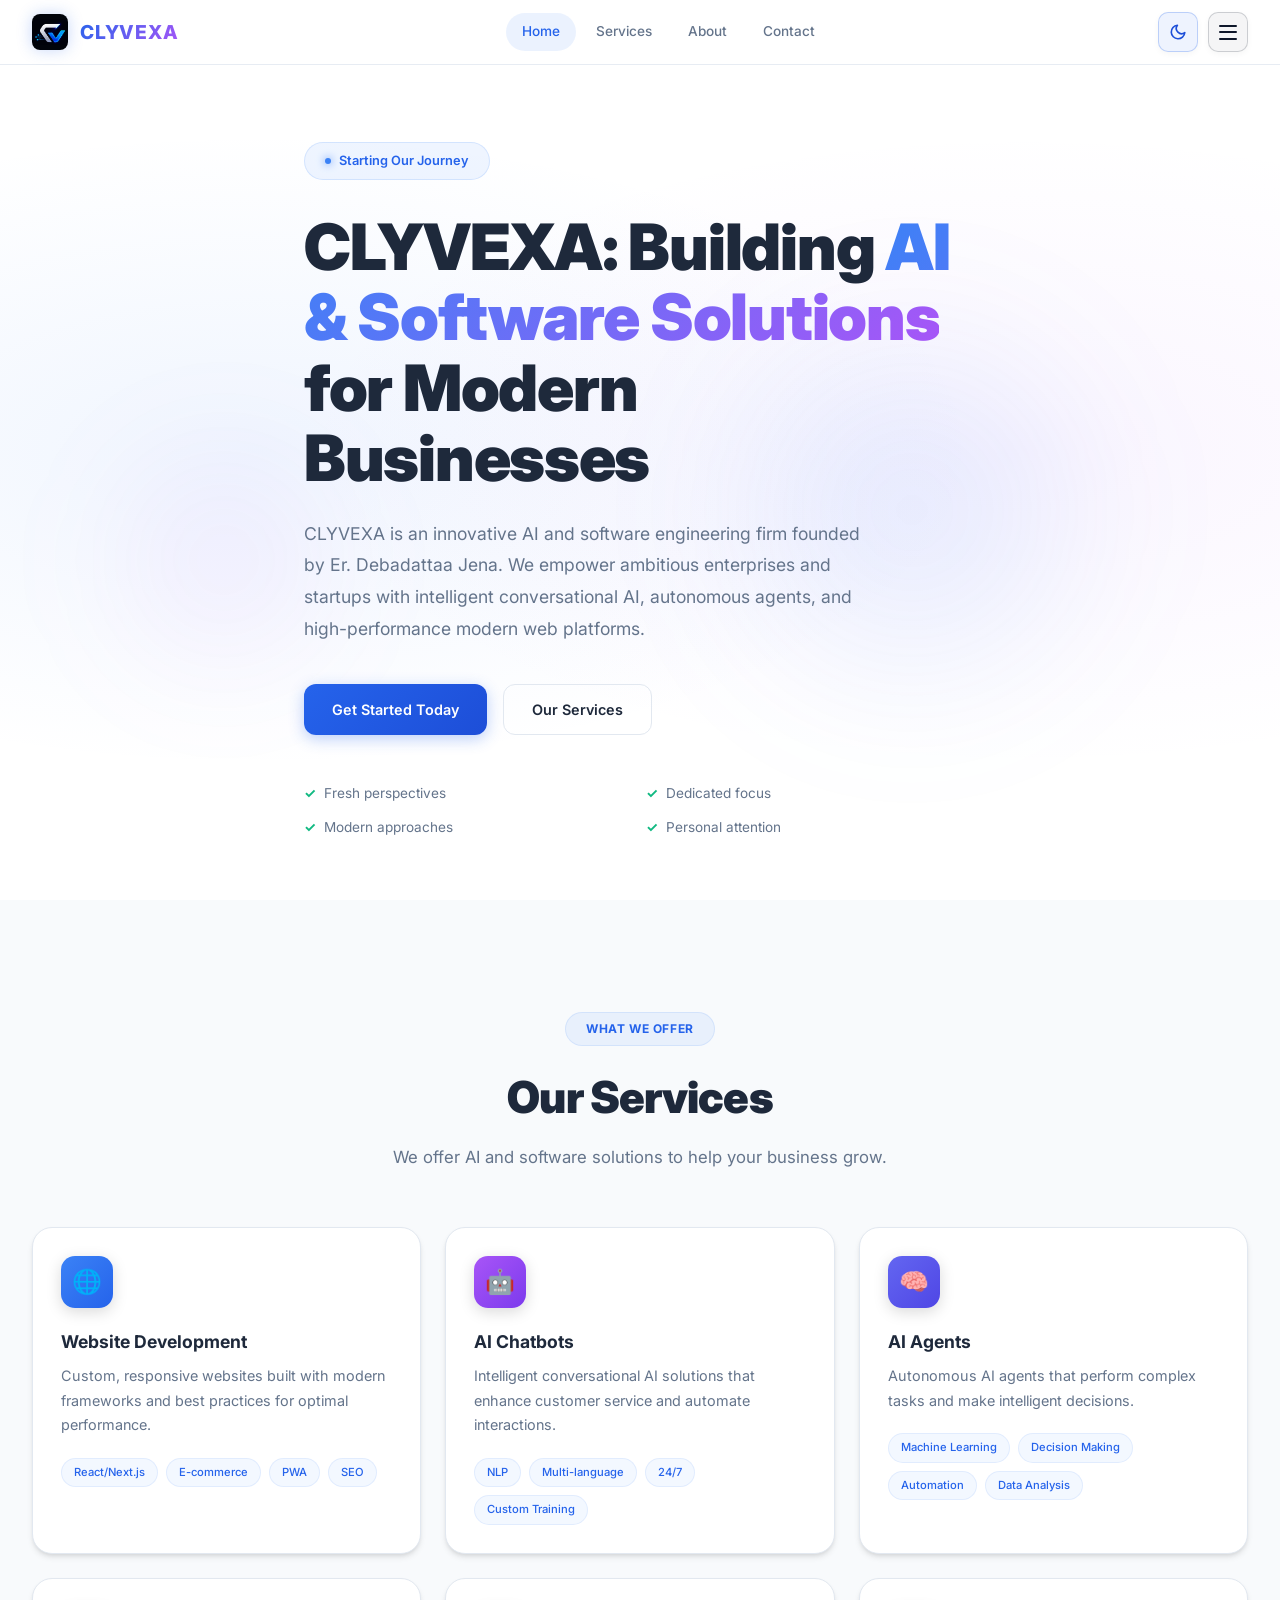
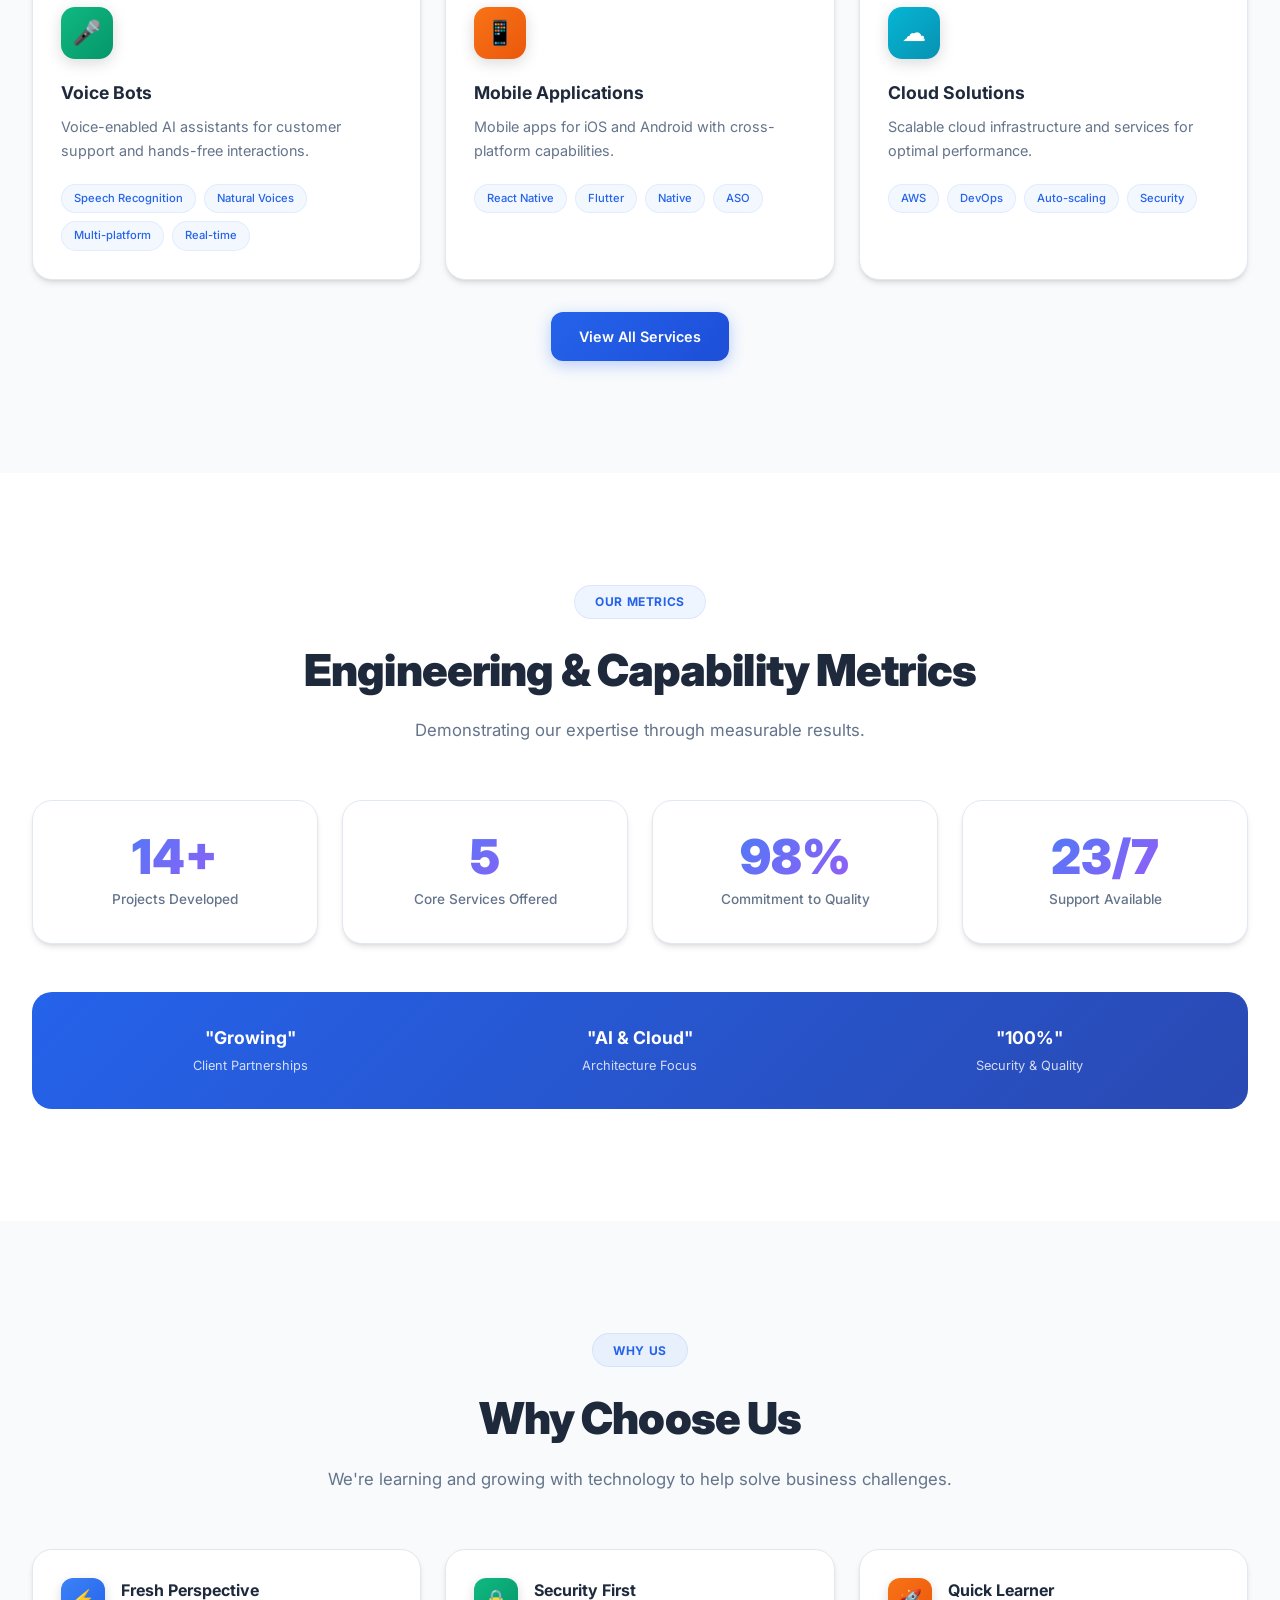
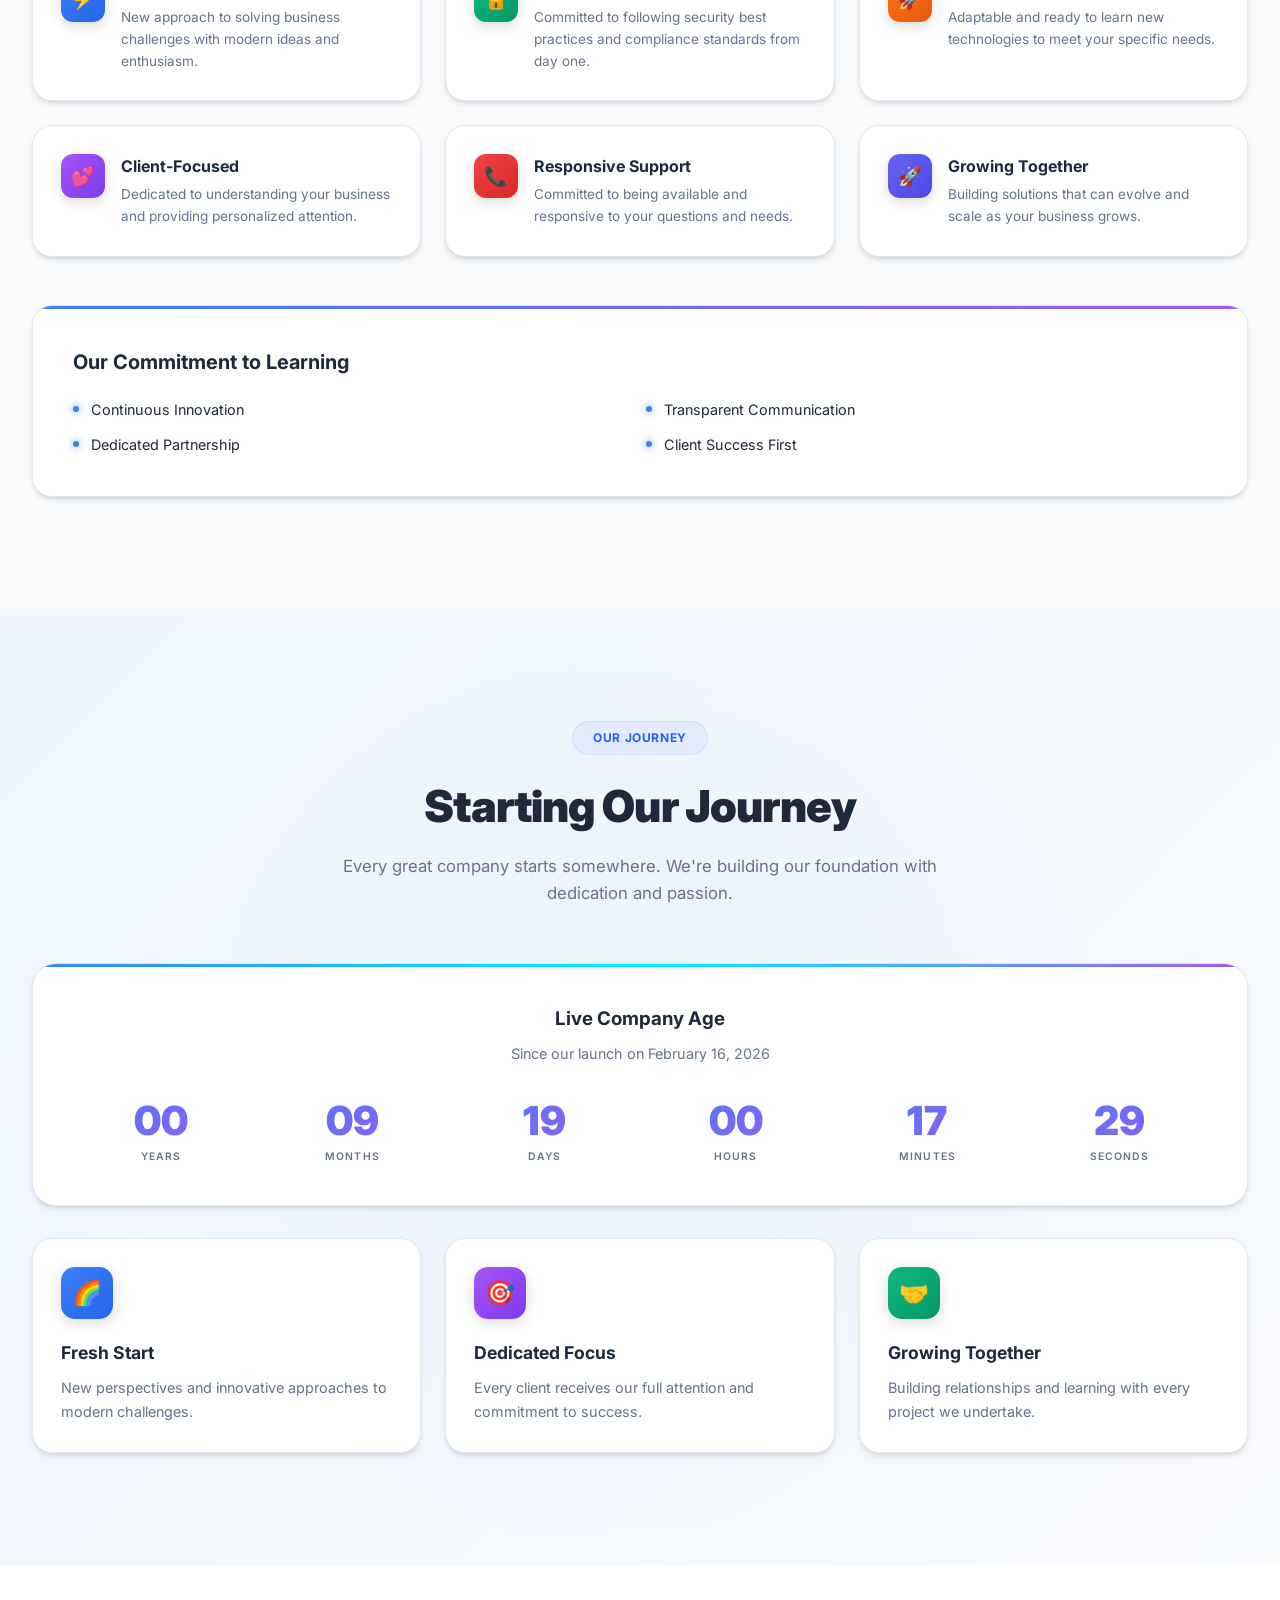
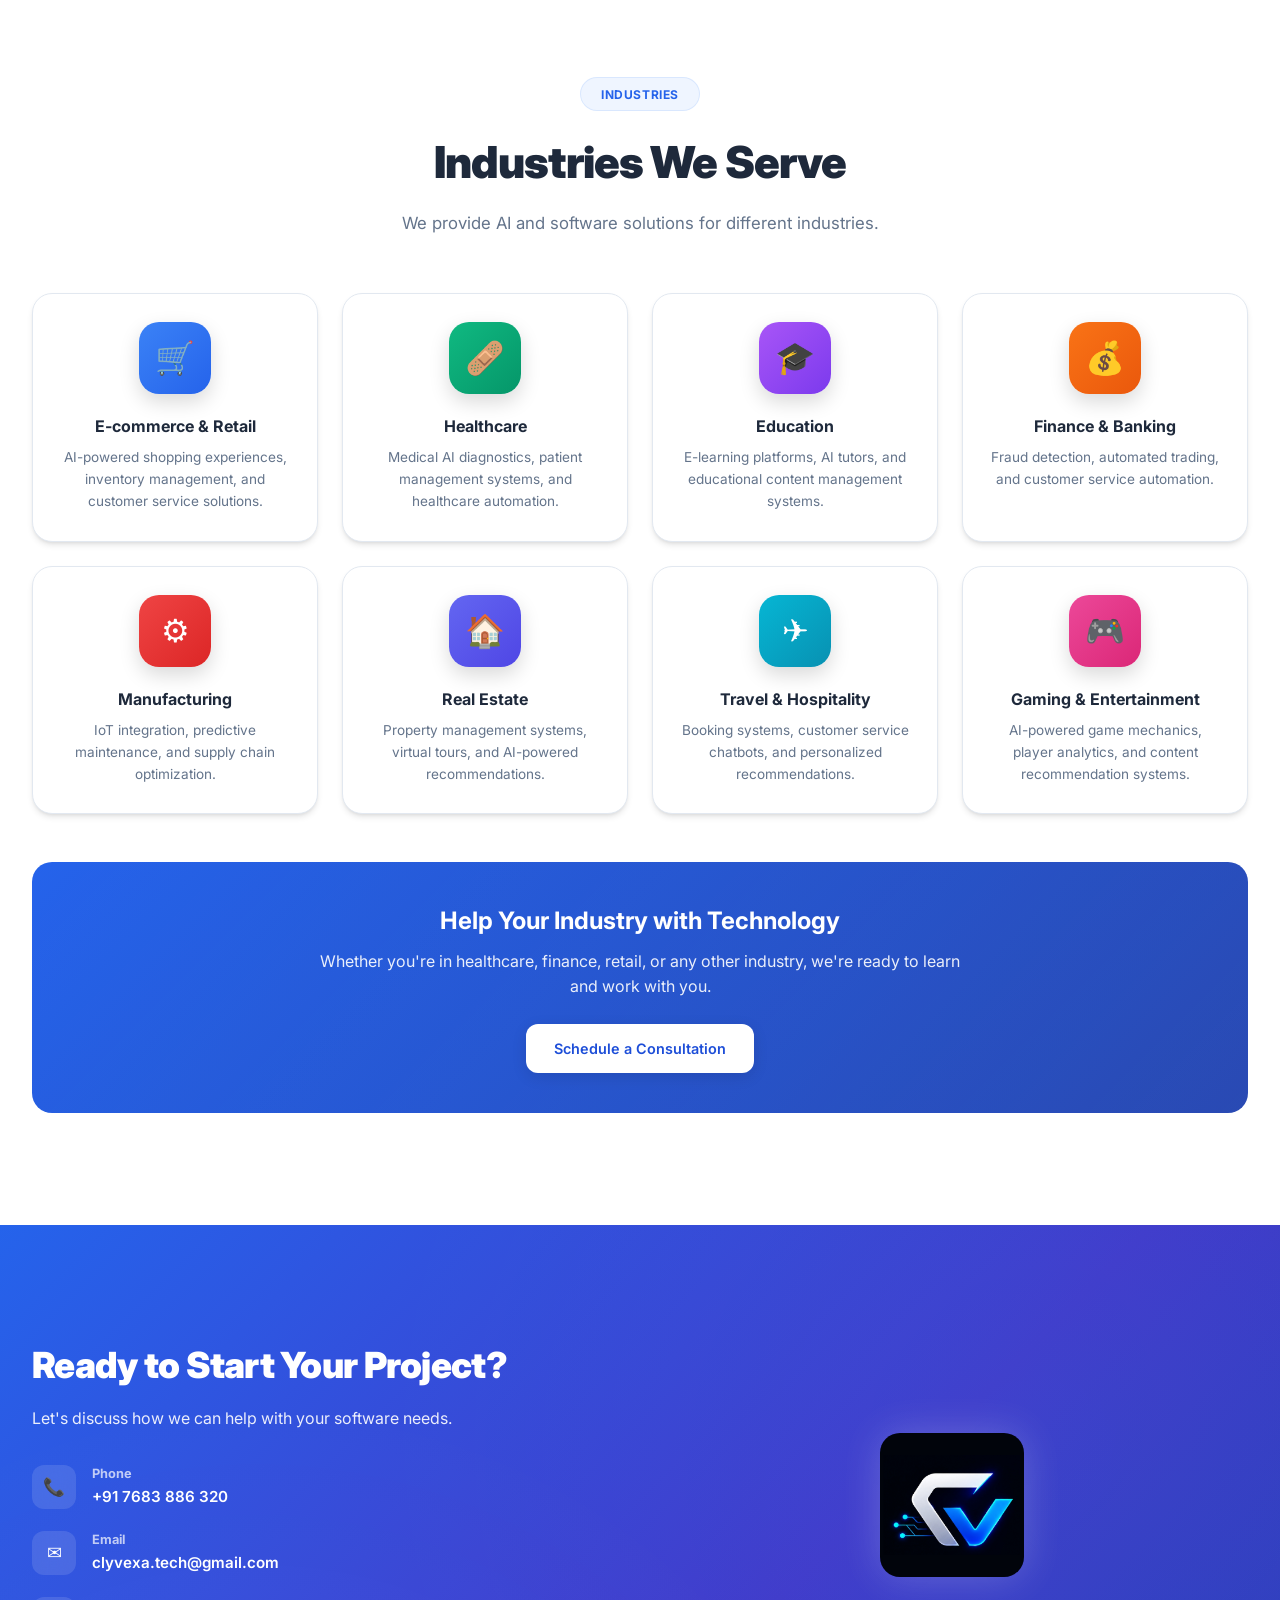
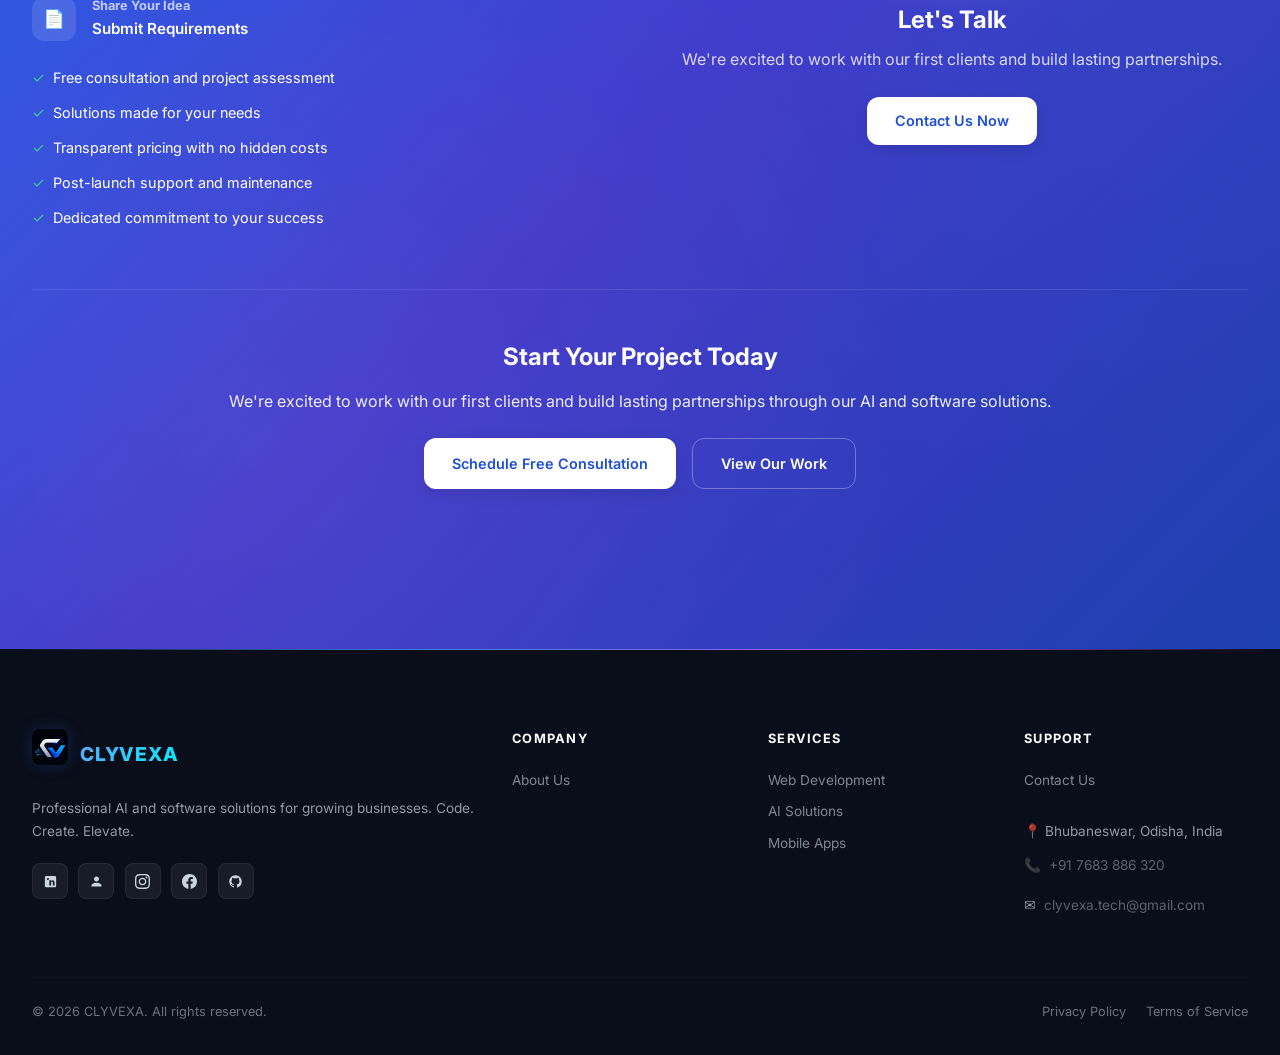
<file: index.html>
<!DOCTYPE html>
<html lang="en" data-theme="light">
<head>
  <meta charset="UTF-8">
  <meta name="viewport" content="width=device-width, initial-scale=1.0">
  <title>CLYVEXA - Professional AI &amp; Software Solutions | Er. Debadattaa Jena</title>
  <meta name="description" content="CLYVEXA delivers cutting-edge AI and software solutions: Custom Web Development, AI Chatbots, Autonomous AI Agents, Voice Bots, Mobile Apps, and Cloud Infrastructure. Founded by Er. Debadattaa Jena in Bhubaneswar, Odisha.">
  <link rel="canonical" href="https://clyvexa-ten.vercel.app/">
  <meta name="author" content="Er. Debadattaa Jena (CLYVEXA)">
  <meta property="og:title" content="CLYVEXA - Professional AI &amp; Software Solutions | Er. Debadattaa Jena">
  <meta property="og:description" content="Professional AI and software solutions for growing businesses. Founded by Er. Debadattaa Jena.">
  <meta property="og:image" content="https://clyvexa-ten.vercel.app/images/logo-mark.png">
  <meta property="og:url" content="https://clyvexa-ten.vercel.app/">
  <meta property="og:site_name" content="CLYVEXA">
  <meta property="og:type" content="website">
  <meta name="twitter:card" content="summary_large_image">
  <meta name="twitter:title" content="CLYVEXA - AI &amp; Software Solutions">
  <meta name="twitter:description" content="Transforming businesses through modern AI chatbots, autonomous agents, and scalable software.">
  <meta name="twitter:image" content="https://clyvexa-ten.vercel.app/images/logo-mark.png">
  <link rel="icon" href="favicon.ico" sizes="any">
  <link rel="icon" href="favicon.png" type="image/png">
  <link rel="icon" href="favicon.svg" type="image/svg+xml">
  <link rel="apple-touch-icon" href="apple-touch-icon.png">
  <link rel="stylesheet" href="css/style.css">
  <script>(function(){var t=localStorage.getItem('clyvexa-theme')||(window.matchMedia('(prefers-color-scheme: dark)').matches?'dark':'light');document.documentElement.setAttribute('data-theme',t);})();</script>
  <!-- Schema.org JSON-LD Structured Data for CLYVEXA and Founder Er. Debadattaa Jena -->
  <script type="application/ld+json">
  {
    "@context": "https://schema.org",
    "@graph": [
      {
        "@type": "WebSite",
        "@id": "https://clyvexa-ten.vercel.app/#website",
        "url": "https://clyvexa-ten.vercel.app/",
        "name": "CLYVEXA",
        "description": "Professional AI and Software Solutions by Er. Debadattaa Jena",
        "publisher": {
          "@id": "https://clyvexa-ten.vercel.app/#organization"
        }
      },
      {
        "@type": "Organization",
        "@id": "https://clyvexa-ten.vercel.app/#organization",
        "name": "CLYVEXA",
        "legalName": "CLYVEXA",
        "foundingDate": "2026-02-16",
        "slogan": "Code. Create. Elevate.",
        "alternateName": ["CLYVEXA Tech", "Clyvexa Solutions", "CLYVEXA AI"],
        "url": "https://clyvexa-ten.vercel.app/",
        "logo": "https://clyvexa-ten.vercel.app/images/logo-mark.png",
        "image": "https://clyvexa-ten.vercel.app/images/logo-mark.png",
        "description": "Professional AI and software solutions company specializing in Website Development, AI Chatbots, Autonomous Agents, Voice Bots, Mobile Apps, and Cloud Infrastructure.",
        "founder": {
          "@id": "https://clyvexa-ten.vercel.app/#founder"
        },
        "address": {
          "@type": "PostalAddress",
          "addressLocality": "Bhubaneswar",
          "addressRegion": "Odisha",
          "addressCountry": "IN"
        },
        "contactPoint": {
          "@type": "ContactPoint",
          "telephone": "+91-7683886320",
          "contactType": "customer service",
          "email": "clyvexa.tech@gmail.com",
          "areaServed": ["IN", "Worldwide"],
          "availableLanguage": ["English", "Hindi", "Odia"]
        },
        "sameAs": [
          "https://www.linkedin.com/company/clyvexa/",
          "https://www.instagram.com/clyvexa.tech/",
          "https://www.facebook.com/clyvexa.tech/",
          "https://github.com/clyvexatech-prog"
        ]
      },
      {
        "@type": "Person",
        "@id": "https://clyvexa-ten.vercel.app/#founder",
        "name": "Er. Debadattaa Jena",
        "alternateName": [
          "Er.Debadatta Jena",
          "Debadatta Jena",
          "Er. Debadatta Jena"
        ],
        "jobTitle": ["Founder", "CEO", "Proprietor"],
        "url": "https://clyvexa-ten.vercel.app/about",
        "knowsAbout": [
          "Artificial Intelligence",
          "Machine Learning",
          "AI Chatbots",
          "Autonomous AI Agents",
          "Voice Bots",
          "Web Development",
          "Mobile App Development",
          "Cloud Infrastructure"
        ],
        "worksFor": {
          "@id": "https://clyvexa-ten.vercel.app/#organization"
        },
        "description": "Er. Debadattaa Jena is the Founder, CEO, and Proprietor of CLYVEXA, specializing in AI solutions, machine learning, chatbots, and modern software development.",
        "image": "https://clyvexa-ten.vercel.app/images/er-debadattaa-jena.jpg",
        "telephone": "+91-7683886320",
        "email": "clyvexa.tech@gmail.com",
        "address": {
          "@type": "PostalAddress",
          "addressLocality": "Bhubaneswar",
          "addressRegion": "Odisha",
          "addressCountry": "IN"
        },
        "sameAs": [
          "https://www.linkedin.com/in/er-debadattaa-jena-a13a72300",
          "https://github.com/Debadatta-jena"
        ]
      }
    ]
  }
  </script>
</head>
<body>

<!-- Splash Screen -->
<div id="splash-screen" class="splash-screen">
  <div class="splash-corner tl"></div>
  <div class="splash-corner tr"></div>
  <div class="splash-corner bl"></div>
  <div class="splash-corner br"></div>
  <img src="images/logo-mark.png" alt="CLYVEXA" class="splash-logo" width="88" height="88" style="width: 5.5rem; height: 5.5rem; border-radius: 14px; box-shadow: 0 0 35px rgba(37,99,235,0.4);" fetchpriority="high">
  <div class="splash-title">CLYVEXA</div>
  <div class="splash-subtitle">Code. Create. Elevate.</div>
  <div class="splash-bar"><div class="splash-bar-inner"></div></div>
  <div class="splash-loading">Loading... (Click to skip)</div>
</div>

<!-- Particles -->
<canvas id="particles"></canvas>

<!-- Floating Logo -->
<div class="floating-logo">
  <img src="images/logo-mark.png" alt="CLYVEXA" width="128" height="128" style="border-radius: 12px; box-shadow: 0 10px 30px rgba(0,0,0,0.5);">
</div>

<!-- Background Logo -->
<img src="images/logo-mark-transparent.png" alt="" class="bg-logo" width="800" height="800" fetchpriority="low" aria-hidden="true">

<!-- Header -->
<header class="header">
  <div class="container header-inner">
    <a href="/" class="header-logo">
      <img src="images/logo-mark.png" alt="CLYVEXA" width="36" height="36">
      <span>CLYVEXA</span>
    </a>
    <nav class="header-nav">
      <a href="/" class="active">Home</a>
      <a href="/services">Services</a>
      <a href="/about">About</a>
      <a href="/contact">Contact</a>
    </nav>
    <div class="header-actions">
      <button id="theme-toggle" class="theme-toggle" aria-label="Toggle theme" title="Toggle Dark/Light Mode">
        <span class="theme-icon-light" aria-hidden="true">
          <svg width="18" height="18" viewBox="0 0 24 24" fill="none" stroke="currentColor" stroke-width="2.2" stroke-linecap="round" stroke-linejoin="round">
            <path d="M21 12.79A9 9 0 1 1 11.21 3 7 7 0 0 0 21 12.79z"></path>
          </svg>
        </span>
        <span class="theme-icon-dark" aria-hidden="true">
          <svg width="18" height="18" viewBox="0 0 24 24" fill="none" stroke="currentColor" stroke-width="2.2" stroke-linecap="round" stroke-linejoin="round">
            <circle cx="12" cy="12" r="5"></circle>
            <line x1="12" y1="1" x2="12" y2="3"></line>
            <line x1="12" y1="21" x2="12" y2="23"></line>
            <line x1="4.22" y1="4.22" x2="5.64" y2="5.64"></line>
            <line x1="18.36" y1="18.36" x2="19.78" y2="19.78"></line>
            <line x1="1" y1="12" x2="3" y2="12"></line>
            <line x1="21" y1="12" x2="23" y2="12"></line>
            <line x1="4.22" y1="19.78" x2="5.64" y2="18.36"></line>
            <line x1="18.36" y1="5.64" x2="19.78" y2="4.22"></line>
          </svg>
        </span>
      </button>
      <button id="mobile-toggle" class="mobile-toggle" aria-label="Toggle Navigation Menu" aria-controls="mobile-menu" aria-expanded="false" title="Menu">
        <span class="menu-bar bar-1"></span>
        <span class="menu-bar bar-2"></span>
        <span class="menu-bar bar-3"></span>
      </button>
    </div>
  </div>
  <div id="mobile-menu" class="mobile-menu">
    <div class="mobile-menu-brand" style="display: flex; align-items: center; gap: 0.75rem; padding-bottom: 1rem; border-bottom: 1px solid var(--border); margin-bottom: 0.5rem;">
      <img src="images/logo-mark.png" alt="CLYVEXA" width="36" height="36" style="width: 2.25rem; height: 2.25rem; border-radius: 6px;">
      <span style="font-weight: 800; font-size: 1.15rem; background: linear-gradient(135deg, var(--primary-600), var(--neon-purple)); -webkit-background-clip: text; -webkit-text-fill-color: transparent; background-clip: text;">CLYVEXA</span>
    </div>
    <a href="/">Home</a>
    <a href="/services">Services</a>
    <a href="/about">About Us</a>
    <a href="/contact">Contact</a>
    <div style="margin-top: auto; padding-top: 1.5rem; border-top: 1px solid var(--border); display: flex; flex-direction: column; gap: 0.75rem;">
      <a href="/contact" class="btn btn-primary" style="text-align: center; justify-content: center; font-size: 0.85rem; padding: 0.7rem 1rem;">Schedule Consultation</a>
      <p style="font-size: 0.78rem; color: var(--text-secondary); text-align: center; margin: 0;">📍 Bhubaneswar, Odisha, India</p>
      <p style="font-size: 0.78rem; color: var(--text-secondary); text-align: center; margin: 0;">📞 +91 7683 886 320</p>
    </div>
  </div>
</header>

<!-- Hero Section -->
<section class="hero">
  <div class="container">
    <div class="hero-content">
      <div class="hero-badge">
        <span class="dot"></span>
        <span id="rotating-text" style="transition: opacity 0.35s, transform 0.35s;">Starting Our Journey</span>
      </div>
      <h1>CLYVEXA: Building <span class="gradient">AI &amp; Software Solutions</span> for Modern Businesses</h1>
      <p>CLYVEXA is an innovative AI and software engineering firm founded by Er. Debadattaa Jena. We empower ambitious enterprises and startups with intelligent conversational AI, autonomous agents, and high-performance modern web platforms.</p>
      <div class="hero-buttons">
        <a href="/contact" class="btn btn-primary">Get Started Today</a>
        <a href="/services" class="btn btn-outline">Our Services</a>
      </div>
      <div class="hero-features">
        <div class="hero-feature"><span class="check">&#10003;</span> Fresh perspectives</div>
        <div class="hero-feature"><span class="check">&#10003;</span> Dedicated focus</div>
        <div class="hero-feature"><span class="check">&#10003;</span> Modern approaches</div>
        <div class="hero-feature"><span class="check">&#10003;</span> Personal attention</div>
      </div>
    </div>
  </div>
  <div class="hero-glow"></div>
  <div class="hero-glow-2"></div>
</section>

<!-- Services Section -->
<section class="section" style="background: var(--bg-secondary);">
  <div class="container">
    <div class="section-header animate">
      <span class="badge">What We Offer</span>
      <h2>Our Services</h2>
      <p>We offer AI and software solutions to help your business grow.</p>
    </div>
    <div class="services-grid">
      <div class="card animate animate-delay-1">
        <div class="card-icon" style="background: linear-gradient(135deg, #3b82f6, #2563eb);" aria-hidden="true">&#127760;</div>
        <h3>Website Development</h3>
        <p>Custom, responsive websites built with modern frameworks and best practices for optimal performance.</p>
        <div class="card-features">
          <span>React/Next.js</span><span>E-commerce</span><span>PWA</span><span>SEO</span>
        </div>
      </div>
      <div class="card animate animate-delay-2">
        <div class="card-icon" style="background: linear-gradient(135deg, #a855f7, #7c3aed);" aria-hidden="true">&#129302;</div>
        <h3>AI Chatbots</h3>
        <p>Intelligent conversational AI solutions that enhance customer service and automate interactions.</p>
        <div class="card-features">
          <span>NLP</span><span>Multi-language</span><span>24/7</span><span>Custom Training</span>
        </div>
      </div>
      <div class="card animate animate-delay-3">
        <div class="card-icon" style="background: linear-gradient(135deg, #6366f1, #4f46e5);" aria-hidden="true">&#129504;</div>
        <h3>AI Agents</h3>
        <p>Autonomous AI agents that perform complex tasks and make intelligent decisions.</p>
        <div class="card-features">
          <span>Machine Learning</span><span>Decision Making</span><span>Automation</span><span>Data Analysis</span>
        </div>
      </div>
      <div class="card animate animate-delay-4">
        <div class="card-icon" style="background: linear-gradient(135deg, #10b981, #059669);" aria-hidden="true">&#127908;</div>
        <h3>Voice Bots</h3>
        <p>Voice-enabled AI assistants for customer support and hands-free interactions.</p>
        <div class="card-features">
          <span>Speech Recognition</span><span>Natural Voices</span><span>Multi-platform</span><span>Real-time</span>
        </div>
      </div>
      <div class="card animate animate-delay-5">
        <div class="card-icon" style="background: linear-gradient(135deg, #f97316, #ea580c);" aria-hidden="true">&#128241;</div>
        <h3>Mobile Applications</h3>
        <p>Mobile apps for iOS and Android with cross-platform capabilities.</p>
        <div class="card-features">
          <span>React Native</span><span>Flutter</span><span>Native</span><span>ASO</span>
        </div>
      </div>
      <div class="card animate animate-delay-6">
        <div class="card-icon" style="background: linear-gradient(135deg, #06b6d4, #0891b2);" aria-hidden="true">&#9729;</div>
        <h3>Cloud Solutions</h3>
        <p>Scalable cloud infrastructure and services for optimal performance.</p>
        <div class="card-features">
          <span>AWS</span><span>DevOps</span><span>Auto-scaling</span><span>Security</span>
        </div>
      </div>
    </div>
    <div style="text-align: center; margin-top: 2rem;" class="animate">
      <a href="/services" class="btn btn-primary">View All Services</a>
    </div>
  </div>
</section>

<!-- Stats Section -->
<section class="section">
  <div class="container">
    <div class="section-header animate">
      <span class="badge">Our Metrics</span>
      <h2>Engineering &amp; Capability Metrics</h2>
      <p>Demonstrating our expertise through measurable results.</p>
    </div>
    <div class="stats-grid">
      <div class="card stat-card animate animate-delay-1">
        <div class="stat-number" data-count="15" data-suffix="+">0</div>
        <div class="stat-label">Projects Developed</div>
      </div>
      <div class="card stat-card animate animate-delay-2">
        <div class="stat-number" data-count="6" data-suffix="">0</div>
        <div class="stat-label">Core Services Offered</div>
      </div>
      <div class="card stat-card animate animate-delay-3">
        <div class="stat-number" data-count="100" data-suffix="%">0</div>
        <div class="stat-label">Commitment to Quality</div>
      </div>
      <div class="card stat-card animate animate-delay-4">
        <div class="stat-number" data-count="24" data-suffix="/7">0</div>
        <div class="stat-label">Support Available</div>
      </div>
    </div>
    <div class="stats-banner animate">
      <div class="stats-banner-item"><strong>"Growing"</strong><span>Client Partnerships</span></div>
      <div class="stats-banner-item"><strong>"AI &amp; Cloud"</strong><span>Architecture Focus</span></div>
      <div class="stats-banner-item"><strong>"100%"</strong><span>Security &amp; Quality</span></div>
    </div>
  </div>
</section>

<!-- Why Choose Us -->
<section class="section" style="background: var(--bg-secondary);">
  <div class="container">
    <div class="section-header animate">
      <span class="badge">Why Us</span>
      <h2>Why Choose Us</h2>
      <p>We're learning and growing with technology to help solve business challenges.</p>
    </div>
    <div class="reasons-grid">
      <div class="card animate animate-delay-1">
        <div class="reason-card">
          <div class="reason-icon" style="background: linear-gradient(135deg, #3b82f6, #2563eb);" aria-hidden="true">&#9889;</div>
          <div>
            <h3>Fresh Perspective</h3>
            <p>New approach to solving business challenges with modern ideas and enthusiasm.</p>
          </div>
        </div>
      </div>
      <div class="card animate animate-delay-2">
        <div class="reason-card">
          <div class="reason-icon" style="background: linear-gradient(135deg, #10b981, #059669);" aria-hidden="true">&#128274;</div>
          <div>
            <h3>Security First</h3>
            <p>Committed to following security best practices and compliance standards from day one.</p>
          </div>
        </div>
      </div>
      <div class="card animate animate-delay-3">
        <div class="reason-card">
          <div class="reason-icon" style="background: linear-gradient(135deg, #f97316, #ea580c);" aria-hidden="true">&#128640;</div>
          <div>
            <h3>Quick Learner</h3>
            <p>Adaptable and ready to learn new technologies to meet your specific needs.</p>
          </div>
        </div>
      </div>
      <div class="card animate animate-delay-4">
        <div class="reason-card">
          <div class="reason-icon" style="background: linear-gradient(135deg, #a855f7, #7c3aed);" aria-hidden="true">&#128149;</div>
          <div>
            <h3>Client-Focused</h3>
            <p>Dedicated to understanding your business and providing personalized attention.</p>
          </div>
        </div>
      </div>
      <div class="card animate animate-delay-5">
        <div class="reason-card">
          <div class="reason-icon" style="background: linear-gradient(135deg, #ef4444, #dc2626);" aria-hidden="true">&#128222;</div>
          <div>
            <h3>Responsive Support</h3>
            <p>Committed to being available and responsive to your questions and needs.</p>
          </div>
        </div>
      </div>
      <div class="card animate animate-delay-6">
        <div class="reason-card">
          <div class="reason-icon" style="background: linear-gradient(135deg, #6366f1, #4f46e5);" aria-hidden="true">&#128640;</div>
          <div>
            <h3>Growing Together</h3>
            <p>Building solutions that can evolve and scale as your business grows.</p>
          </div>
        </div>
      </div>
    </div>
    <div class="commitment-box animate">
      <h3>Our Commitment to Learning</h3>
      <div class="commitment-list">
        <div class="commitment-item"><span class="dot"></span> Continuous Innovation</div>
        <div class="commitment-item"><span class="dot"></span> Transparent Communication</div>
        <div class="commitment-item"><span class="dot"></span> Dedicated Partnership</div>
        <div class="commitment-item"><span class="dot"></span> Client Success First</div>
      </div>
    </div>
  </div>
</section>

<!-- Website Age Section -->
<section class="section age-section">
  <div class="container">
    <div class="section-header animate">
      <span class="badge">Our Journey</span>
      <h2>Starting Our Journey</h2>
      <p>Every great company starts somewhere. We're building our foundation with dedication and passion.</p>
    </div>
    <div class="age-counter-card animate">
      <h3 style="margin-bottom: 0.5rem;">Live Company Age</h3>
      <p style="color: var(--text-secondary); font-size: 0.9rem;">Since our launch on February 16, 2026</p>
      <div class="age-counter-grid">
        <div class="age-unit">
          <div class="age-number" id="age-years">00</div>
          <div class="age-label">Years</div>
        </div>
        <div class="age-unit">
          <div class="age-number" id="age-months">00</div>
          <div class="age-label">Months</div>
        </div>
        <div class="age-unit">
          <div class="age-number" id="age-days">00</div>
          <div class="age-label">Days</div>
        </div>
        <div class="age-unit">
          <div class="age-number" id="age-hours">00</div>
          <div class="age-label">Hours</div>
        </div>
        <div class="age-unit">
          <div class="age-number" id="age-minutes">00</div>
          <div class="age-label">Minutes</div>
        </div>
        <div class="age-unit">
          <div class="age-number" id="age-seconds">00</div>
          <div class="age-label">Seconds</div>
        </div>
      </div>
    </div>
    <div class="age-features">
      <div class="card animate animate-delay-2">
        <div class="card-icon" style="background: linear-gradient(135deg, #3b82f6, #2563eb);" aria-hidden="true">&#127752;</div>
        <h3>Fresh Start</h3>
        <p>New perspectives and innovative approaches to modern challenges.</p>
      </div>
      <div class="card animate animate-delay-3">
        <div class="card-icon" style="background: linear-gradient(135deg, #a855f7, #7c3aed);" aria-hidden="true">&#127919;</div>
        <h3>Dedicated Focus</h3>
        <p>Every client receives our full attention and commitment to success.</p>
      </div>
      <div class="card animate animate-delay-4">
        <div class="card-icon" style="background: linear-gradient(135deg, #10b981, #059669);" aria-hidden="true">&#129309;</div>
        <h3>Growing Together</h3>
        <p>Building relationships and learning with every project we undertake.</p>
      </div>
    </div>
  </div>
</section>

<!-- Industries Section -->
<section class="section">
  <div class="container">
    <div class="section-header animate">
      <span class="badge">Industries</span>
      <h2>Industries We Serve</h2>
      <p>We provide AI and software solutions for different industries.</p>
    </div>
    <div class="industries-grid">
      <div class="card industry-card animate animate-delay-1">
        <div class="icon-wrap" style="background: linear-gradient(135deg, #3b82f6, #2563eb);" aria-hidden="true">&#128722;</div>
        <h3>E-commerce &amp; Retail</h3>
        <p>AI-powered shopping experiences, inventory management, and customer service solutions.</p>
      </div>
      <div class="card industry-card animate animate-delay-2">
        <div class="icon-wrap" style="background: linear-gradient(135deg, #10b981, #059669);" aria-hidden="true">&#129657;</div>
        <h3>Healthcare</h3>
        <p>Medical AI diagnostics, patient management systems, and healthcare automation.</p>
      </div>
      <div class="card industry-card animate animate-delay-3">
        <div class="icon-wrap" style="background: linear-gradient(135deg, #a855f7, #7c3aed);" aria-hidden="true">&#127891;</div>
        <h3>Education</h3>
        <p>E-learning platforms, AI tutors, and educational content management systems.</p>
      </div>
      <div class="card industry-card animate animate-delay-4">
        <div class="icon-wrap" style="background: linear-gradient(135deg, #f97316, #ea580c);" aria-hidden="true">&#128176;</div>
        <h3>Finance &amp; Banking</h3>
        <p>Fraud detection, automated trading, and customer service automation.</p>
      </div>
      <div class="card industry-card animate animate-delay-5">
        <div class="icon-wrap" style="background: linear-gradient(135deg, #ef4444, #dc2626);" aria-hidden="true">&#9881;</div>
        <h3>Manufacturing</h3>
        <p>IoT integration, predictive maintenance, and supply chain optimization.</p>
      </div>
      <div class="card industry-card animate animate-delay-6">
        <div class="icon-wrap" style="background: linear-gradient(135deg, #6366f1, #4f46e5);" aria-hidden="true">&#127968;</div>
        <h3>Real Estate</h3>
        <p>Property management systems, virtual tours, and AI-powered recommendations.</p>
      </div>
      <div class="card industry-card animate animate-delay-5">
        <div class="icon-wrap" style="background: linear-gradient(135deg, #06b6d4, #0891b2);" aria-hidden="true">&#9992;</div>
        <h3>Travel &amp; Hospitality</h3>
        <p>Booking systems, customer service chatbots, and personalized recommendations.</p>
      </div>
      <div class="card industry-card animate animate-delay-6">
        <div class="icon-wrap" style="background: linear-gradient(135deg, #ec4899, #db2777);" aria-hidden="true">&#127918;</div>
        <h3>Gaming &amp; Entertainment</h3>
        <p>AI-powered game mechanics, player analytics, and content recommendation systems.</p>
      </div>
    </div>
    <div class="industry-banner animate">
      <h3>Help Your Industry with Technology</h3>
      <p>Whether you're in healthcare, finance, retail, or any other industry, we're ready to learn and work with you.</p>
      <a href="/contact" class="btn btn-white">Schedule a Consultation</a>
    </div>
  </div>
</section>

<!-- CTA Section -->
<section class="section cta-section">
  <div class="container">
    <div class="cta-grid">
      <div class="cta-info animate">
        <h2>Ready to Start Your Project?</h2>
        <p>Let's discuss how we can help with your software needs.</p>
        <div class="cta-contact-item">
          <div class="cta-contact-icon">&#128222;</div>
          <div class="cta-contact-text">
            <strong>Phone</strong>
            <span><a href="tel:+917683886320">+91 7683 886 320</a></span>
          </div>
        </div>
        <div class="cta-contact-item">
          <div class="cta-contact-icon">&#9993;</div>
          <div class="cta-contact-text">
            <strong>Email</strong>
            <span><a href="mailto:clyvexa.tech@gmail.com">clyvexa.tech@gmail.com</a></span>
          </div>
        </div>
        <div class="cta-contact-item">
          <div class="cta-contact-icon">&#128196;</div>
          <div class="cta-contact-text">
            <strong>Share Your Idea</strong>
            <span><a href="https://docs.google.com/forms/d/e/1FAIpQLSfRLV1StnhsYEWASYlw9BlosTV95c-tl0pqxHNhIfua_YRS5w/viewform?usp=publish-editor" target="_blank" rel="noopener">Submit Requirements</a></span>
          </div>
        </div>
        <ul class="cta-features" style="margin-top: 1.5rem;">
          <li><span class="check">&#10003;</span> Free consultation and project assessment</li>
          <li><span class="check">&#10003;</span> Solutions made for your needs</li>
          <li><span class="check">&#10003;</span> Transparent pricing with no hidden costs</li>
          <li><span class="check">&#10003;</span> Post-launch support and maintenance</li>
          <li><span class="check">&#10003;</span> Dedicated commitment to your success</li>
        </ul>
      </div>
      <div class="animate animate-delay-2" style="display: flex; align-items: center; justify-content: center;">
        <div style="text-align: center;">
          <img src="images/logo-mark.png" alt="CLYVEXA Logo" loading="lazy" width="144" height="144" style="width: 9rem; height: 9rem; border-radius: 20px; margin: 0 auto 1.5rem; box-shadow: 0 0 40px rgba(255,255,255,0.2); transition: transform 0.3s ease;">
          <h3 style="font-size: 1.5rem; font-weight: 700; margin-bottom: 0.5rem;">Let's Talk</h3>
          <p style="opacity: 0.8; margin-bottom: 1.5rem;">We're excited to work with our first clients and build lasting partnerships.</p>
          <a href="/contact" class="btn btn-white">Contact Us Now</a>
        </div>
      </div>
    </div>
    <div class="bottom-cta animate">
      <h3>Start Your Project Today</h3>
      <p>We're excited to work with our first clients and build lasting partnerships through our AI and software solutions.</p>
      <div class="bottom-cta-buttons">
        <a href="/contact" class="btn btn-white">Schedule Free Consultation</a>
        <a href="/services" class="btn btn-outline" style="border-color: rgba(255,255,255,0.3); color: #fff;">View Our Work</a>
      </div>
    </div>
  </div>
</section>

<!-- Footer -->
<footer class="footer">
  <div class="container">
    <div class="footer-grid">
      <div class="footer-brand">
        <a href="/" class="footer-logo">
          <img src="images/logo-mark.png" alt="CLYVEXA" width="36" height="36">
          <span>CLYVEXA</span>
        </a>
        <p>Professional AI and software solutions for growing businesses. Code. Create. Elevate.</p>
        <div class="footer-social">
          <a href="https://www.linkedin.com/company/clyvexa/" target="_blank" rel="noopener" title="CLYVEXA LinkedIn Page" aria-label="CLYVEXA LinkedIn Page">
            <svg width="15" height="15" fill="currentColor" viewBox="0 0 24 24"><path d="M19 3a2 2 0 0 1 2 2v14a2 2 0 0 1-2 2H5a2 2 0 0 1-2-2V5a2 2 0 0 1 2-2h14m-.5 15.5v-5.3a3.26 3.26 0 0 0-3.26-3.26c-.85 0-1.84.52-2.28 1.3v-1.11h-2.79v8.37h2.79v-4.93c0-.77.62-1.4 1.39-1.4a1.4 1.4 0 0 1 1.4 1.4v4.93h2.75M6.46 10.9h2.79v8.37H6.46v-8.37M7.86 6.3a1.63 1.63 0 0 0-1.62 1.62c0 .9.72 1.63 1.62 1.63.9 0 1.63-.73 1.63-1.63 0-.9-.73-1.62-1.63-1.62Z"/></svg>
          </a>
          <a href="https://www.linkedin.com/in/er-debadattaa-jena-a13a72300" target="_blank" rel="noopener" title="Founder LinkedIn - Er. Debadattaa Jena" aria-label="Founder LinkedIn Profile">
            <svg width="15" height="15" fill="currentColor" viewBox="0 0 24 24"><path d="M12 12c2.21 0 4-1.79 4-4s-1.79-4-4-4-4 1.79-4 4 1.79 4 4 4zm0 2c-2.67 0-8 1.34-8 4v2h16v-2c0-2.66-5.33-4-8-4z"/></svg>
          </a>
          <a href="https://www.instagram.com/clyvexa.tech/" target="_blank" rel="noopener" title="Instagram @clyvexa.tech" aria-label="Instagram">
            <svg width="15" height="15" fill="currentColor" viewBox="0 0 24 24"><path d="M12 2.163c3.204 0 3.584.012 4.85.07 3.252.148 4.771 1.691 4.919 4.919.058 1.265.069 1.645.069 4.849 0 3.205-.012 3.584-.069 4.849-.149 3.225-1.664 4.771-4.919 4.919-1.266.058-1.644.07-4.85.07-3.204 0-3.584-.012-4.849-.07-3.26-.149-4.771-1.699-4.919-4.92-.058-1.265-.07-1.644-.07-4.849 0-3.204.013-3.583.07-4.849.149-3.227 1.664-4.771 4.919-4.919 1.266-.057 1.645-.069 4.849-.069zm0-2.163c-3.259 0-3.667.014-4.947.072-4.358.2-6.78 2.618-6.98 6.98-.059 1.281-.073 1.689-.073 4.948 0 3.259.014 3.668.072 4.948.2 4.358 2.618 6.78 6.98 6.98 1.281.058 1.689.072 4.948.072 3.259 0 3.668-.014 4.948-.072 4.354-.2 6.782-2.618 6.979-6.98.059-1.28.073-1.689.073-4.948 0-3.259-.014-3.667-.072-4.947-.196-4.354-2.617-6.78-6.979-6.98-1.281-.059-1.69-.073-4.949-.073zm0 5.838c-3.403 0-6.162 2.759-6.162 6.162s2.759 6.163 6.162 6.163 6.162-2.759 6.162-6.163c0-3.403-2.759-6.162-6.162-6.162zm0 10.162c-2.209 0-4-1.79-4-4 0-2.209 1.791-4 4-4s4 1.791 4 4c0 2.21-1.791 4-4 4zm6.406-11.845c-.796 0-1.441.645-1.441 1.44s.645 1.44 1.441 1.44c.795 0 1.439-.645 1.439-1.44s-.644-1.44-1.439-1.44z"/></svg>
          </a>
          <a href="https://www.facebook.com/clyvexa.tech/" target="_blank" rel="noopener" title="Facebook @clyvexa.tech" aria-label="Facebook">
            <svg width="15" height="15" fill="currentColor" viewBox="0 0 24 24"><path d="M24 12.073c0-6.627-5.373-12-12-12s-12 5.373-12 12c0 5.99 4.388 10.954 10.125 11.854v-8.385H7.078v-3.47h3.047V9.43c0-3.007 1.792-4.669 4.533-4.669 1.312 0 2.686.235 2.686.235v2.953H15.83c-1.491 0-1.956.925-1.956 1.874v2.25h3.328l-.532 3.47h-2.796v8.385C19.612 23.027 24 18.062 24 12.073z"/></svg>
          </a>
          <a href="https://github.com/Debadatta-jena" target="_blank" rel="noopener" title="GitHub - Debadatta Jena" aria-label="GitHub">
            <svg width="15" height="15" fill="currentColor" viewBox="0 0 24 24"><path d="M12 2C6.477 2 2 6.484 2 12.017c0 4.425 2.865 8.18 6.839 9.504.5.092.682-.217.682-.483 0-.237-.008-.868-.013-1.703-2.782.605-3.369-1.343-3.369-1.343-.454-1.158-1.11-1.466-1.11-1.466-.908-.62.069-.608.069-.608 1.003.07 1.53 1.032 1.53 1.032.892 1.53 2.341 1.088 2.91.832.092-.647.35-1.088.636-1.338-2.22-.253-4.555-1.113-4.555-4.951 0-1.093.39-1.988 1.029-2.688-.103-.253-.446-1.272.098-2.65 0 0 .84-.27 2.75 1.026A9.564 9.564 0 0 1 12 6.844c.85.004 1.705.115 2.504.337 1.909-1.296 2.747-1.027 2.747-1.027.546 1.379.202 2.398.1 2.651.64.7 1.028 1.595 1.028 2.688 0 3.848-2.339 4.695-4.566 4.943.359.309.678.92.678 1.855 0 1.338-.012 2.419-.012 2.747 0 .268.18.58.688.482A10.019 10.019 0 0 0 22 12.017C22 6.484 17.522 2 12 2z"/></svg>
          </a>
        </div>
      </div>
      <div class="footer-col">
        <h4>Company</h4>
        <a href="/about">About Us</a>
      </div>
      <div class="footer-col">
        <h4>Services</h4>
        <a href="/services">Web Development</a>
        <a href="/services">AI Solutions</a>
        <a href="/services">Mobile Apps</a>
      </div>
      <div class="footer-col">
        <h4>Support</h4>
        <a href="/contact">Contact Us</a>
        <div class="footer-contact">
          <div class="footer-contact-item">&#128205; Bhubaneswar, Odisha, India</div>
          <div class="footer-contact-item">&#128222; <a href="tel:+917683886320">+91 7683 886 320</a></div>
          <div class="footer-contact-item">&#9993; <a href="mailto:clyvexa.tech@gmail.com">clyvexa.tech@gmail.com</a></div>
        </div>
      </div>
    </div>
    <div class="footer-bottom">
      <span>&copy; 2026 CLYVEXA. All rights reserved.</span>
      <span>
        <a href="/privacy" style="margin-right: 1rem;">Privacy Policy</a>
        <a href="/terms">Terms of Service</a>
      </span>
    </div>
  </div>
</footer>

<script src="js/age-counter.js"></script>
<script src="js/main.js"></script>
</body>
</html>
</file>
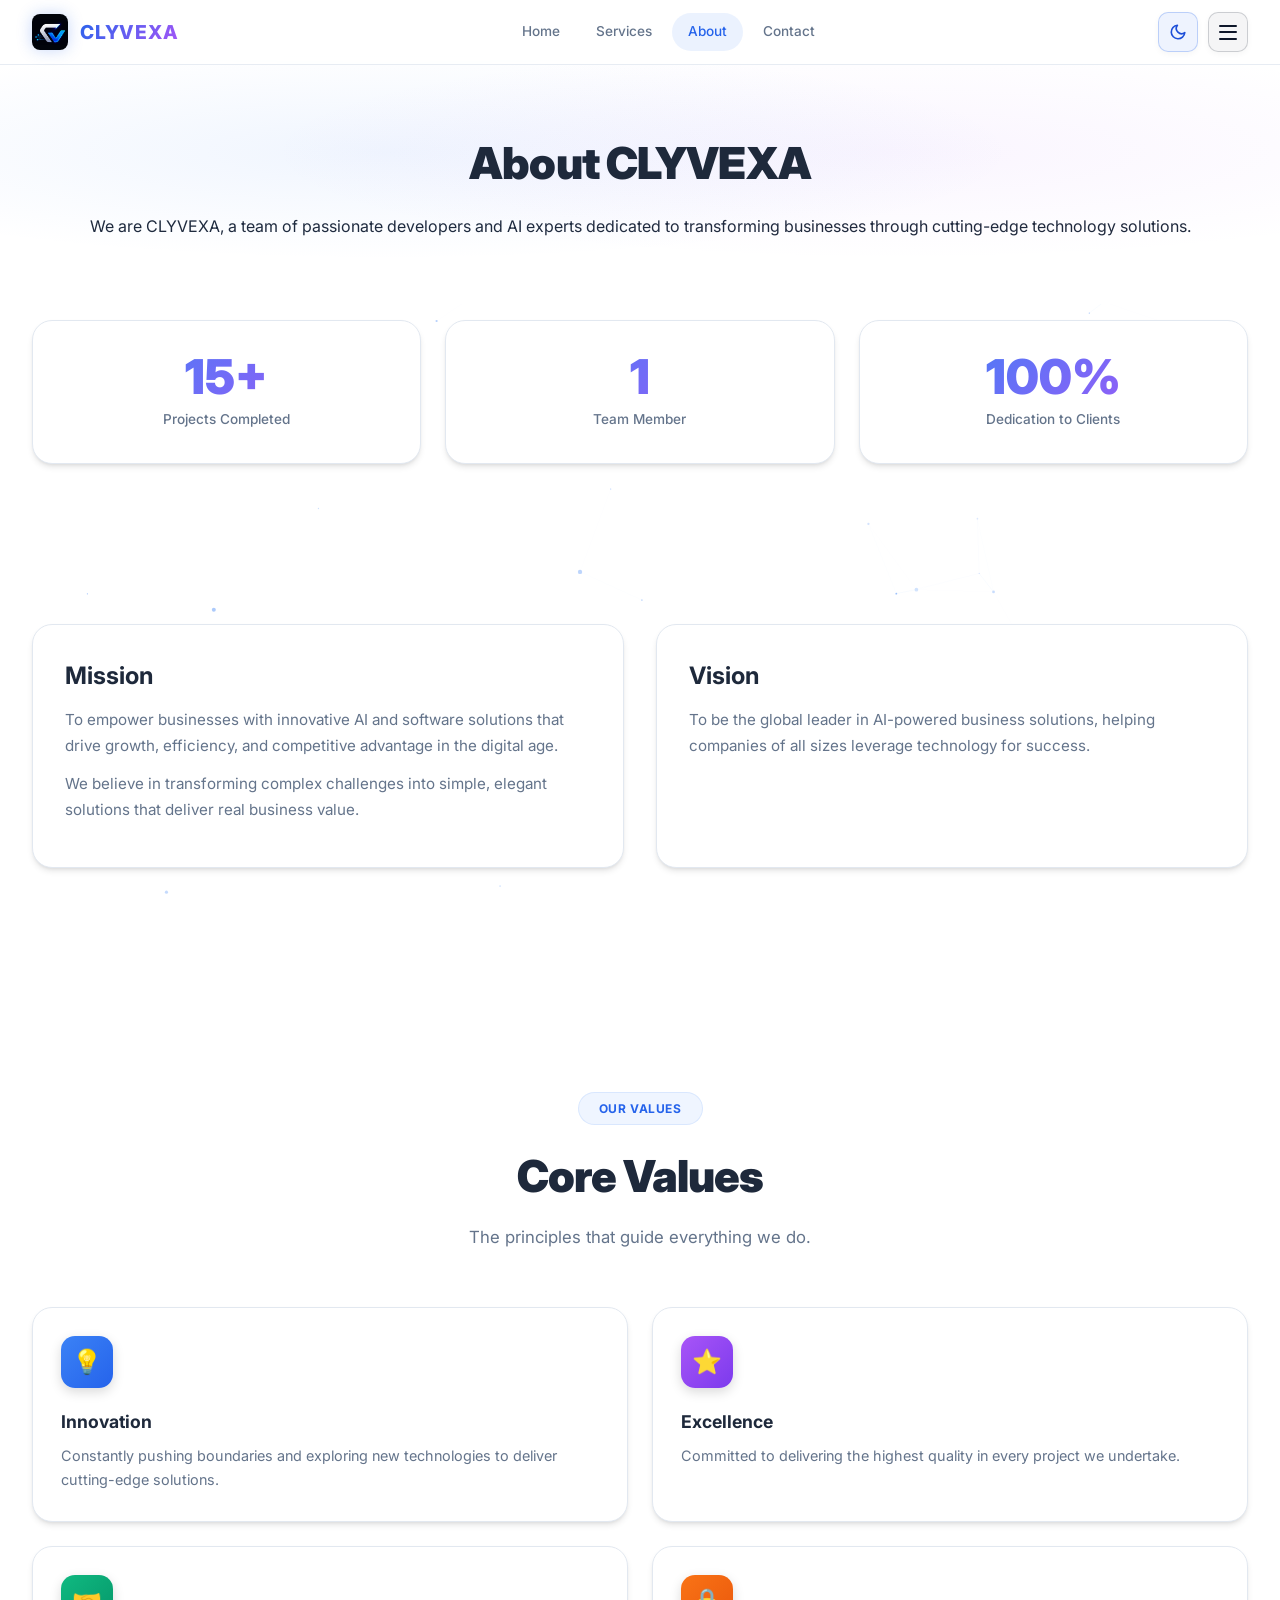
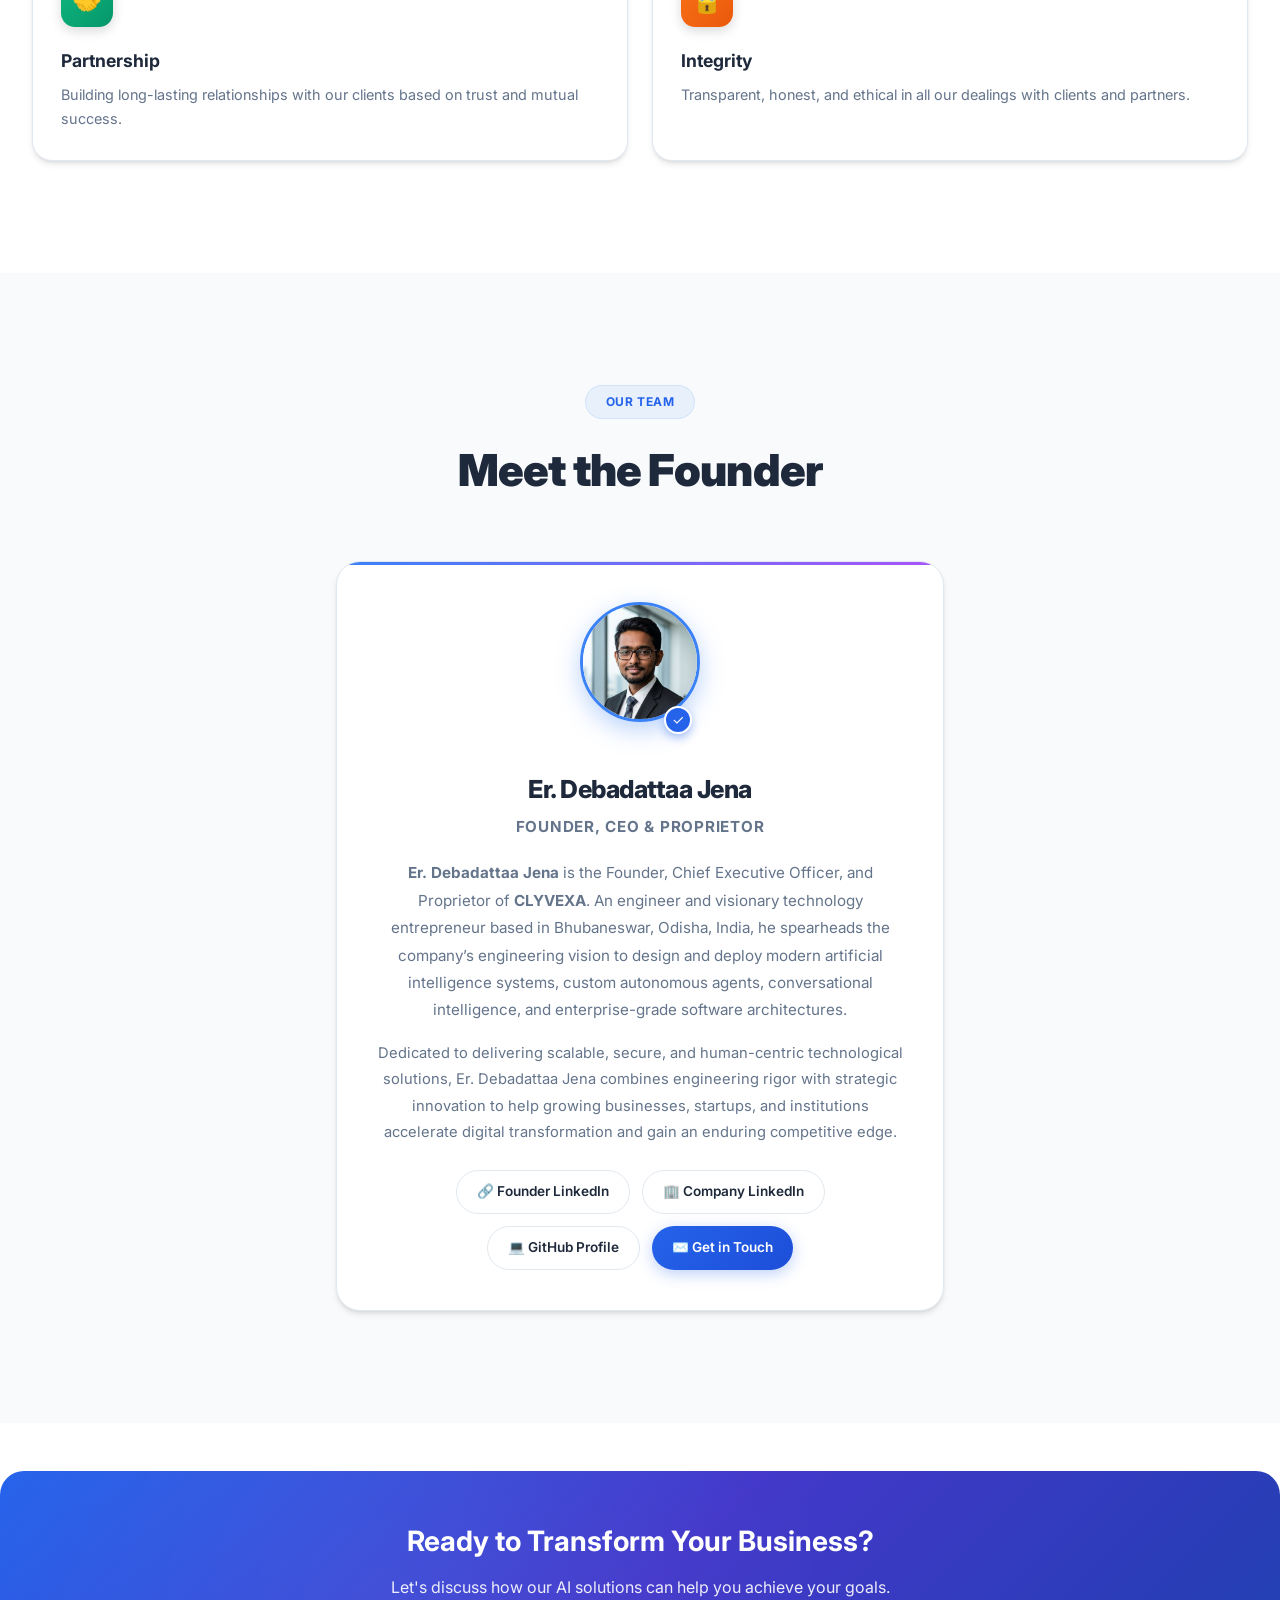
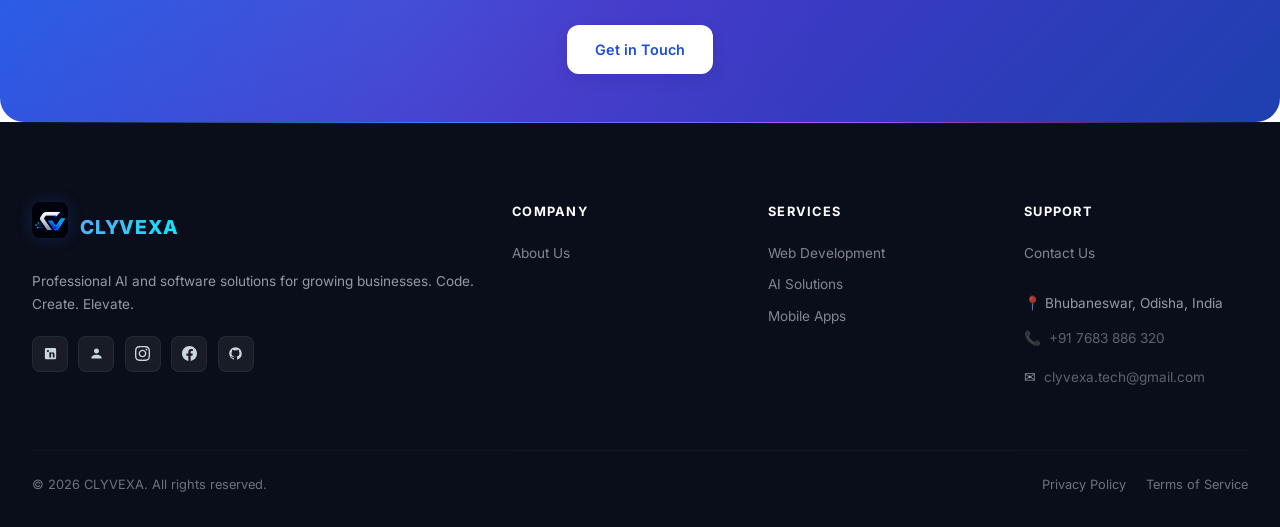
<file: about.html>
<!DOCTYPE html>
<html lang="en" data-theme="light">
<head>
  <meta charset="UTF-8">
  <meta name="viewport" content="width=device-width, initial-scale=1.0">
  <title>About Us - CLYVEXA | AI &amp; Software Solutions</title>
  <meta name="description" content="Learn about CLYVEXA - our mission, vision, values, and dedication to delivering cutting-edge AI and software solutions.">
  <link rel="canonical" href="https://clyvexa-ten.vercel.app/about">
  <meta name="author" content="Er. Debadattaa Jena (CLYVEXA)">
  <meta property="og:title" content="About Er. Debadattaa Jena &amp; CLYVEXA | AI &amp; Software Solutions">
  <meta property="og:description" content="Meet Er. Debadattaa Jena (Er.Debadatta Jena), Founder, CEO &amp; Proprietor of CLYVEXA, delivering cutting-edge AI and software solutions.">
  <meta property="og:image" content="https://clyvexa-ten.vercel.app/images/er-debadattaa-jena.jpg">
  <meta property="og:url" content="https://clyvexa-ten.vercel.app/about">
  <meta property="og:site_name" content="CLYVEXA">
  <meta property="og:type" content="profile">
  <meta name="twitter:card" content="summary">
  <meta name="twitter:title" content="Er. Debadattaa Jena - Founder &amp; CEO of CLYVEXA">
  <meta name="twitter:description" content="Discover CLYVEXA and Founder Er. Debadattaa Jena's vision for AI chatbots, agents, and modern software.">
  <link rel="icon" href="favicon.ico" sizes="any">
  <link rel="icon" href="favicon.png" type="image/png">
  <link rel="icon" href="favicon.svg" type="image/svg+xml">
  <link rel="apple-touch-icon" href="apple-touch-icon.png">
  <link rel="stylesheet" href="css/style.css">
  <script>(function(){var t=localStorage.getItem('clyvexa-theme')||(window.matchMedia('(prefers-color-scheme: dark)').matches?'dark':'light');document.documentElement.setAttribute('data-theme',t);})();</script>
  <!-- Schema.org Structured Data for Er. Debadattaa Jena & CLYVEXA -->
  <script type="application/ld+json">
  {
    "@context": "https://schema.org",
    "@graph": [
      {
        "@type": "AboutPage",
        "@id": "https://clyvexa-ten.vercel.app/about#webpage",
        "url": "https://clyvexa-ten.vercel.app/about",
        "name": "About Er. Debadattaa Jena & CLYVEXA",
        "description": "Learn about CLYVEXA and its Founder, CEO & Proprietor, Er. Debadattaa Jena (Er.Debadatta Jena), delivering premier AI and software engineering solutions.",
        "breadcrumb": {
          "@type": "BreadcrumbList",
          "itemListElement": [
            { "@type": "ListItem", "position": 1, "name": "Home", "item": "https://clyvexa-ten.vercel.app/" },
            { "@type": "ListItem", "position": 2, "name": "About Us", "item": "https://clyvexa-ten.vercel.app/about" }
          ]
        },
        "mainEntity": {
          "@id": "https://clyvexa-ten.vercel.app/#founder"
        }
      },
      {
        "@type": "Person",
        "@id": "https://clyvexa-ten.vercel.app/#founder",
        "name": "Er. Debadattaa Jena",
        "alternateName": [
          "Er.Debadatta Jena",
          "Debadatta Jena",
          "Er. Debadatta Jena",
          "Debadatta Jena CLYVEXA"
        ],
        "jobTitle": ["Founder", "CEO", "Proprietor"],
        "url": "https://clyvexa-ten.vercel.app/about",
        "knowsAbout": [
          "Artificial Intelligence",
          "Machine Learning",
          "AI Chatbots",
          "Autonomous AI Agents",
          "Voice Bots",
          "Web Development",
          "Mobile App Development",
          "Cloud Infrastructure"
        ],
        "worksFor": {
          "@type": "Organization",
          "@id": "https://clyvexa-ten.vercel.app/#organization",
          "name": "CLYVEXA",
          "url": "https://clyvexa-ten.vercel.app/"
        },
        "description": "Er. Debadattaa Jena is the Founder, CEO, and Proprietor of CLYVEXA, specializing in Artificial Intelligence, AI Chatbots, Autonomous Agents, and Software Solutions in Bhubaneswar, Odisha.",
        "image": "https://clyvexa-ten.vercel.app/images/er-debadattaa-jena.jpg",
        "telephone": "+91-7683886320",
        "email": "clyvexa.tech@gmail.com",
        "address": {
          "@type": "PostalAddress",
          "addressLocality": "Bhubaneswar",
          "addressRegion": "Odisha",
          "addressCountry": "IN"
        },
        "sameAs": [
          "https://www.linkedin.com/in/er-debadattaa-jena-a13a72300",
          "https://github.com/Debadatta-jena"
        ]
      },
      {
        "@type": "Organization",
        "@id": "https://clyvexa-ten.vercel.app/#organization",
        "name": "CLYVEXA",
        "legalName": "CLYVEXA",
        "foundingDate": "2026-02-16",
        "slogan": "Code. Create. Elevate.",
        "alternateName": ["CLYVEXA AI Solutions", "CLYVEXA Tech"],
        "url": "https://clyvexa-ten.vercel.app/",
        "logo": "https://clyvexa-ten.vercel.app/images/logo-mark.png",
        "founder": {
          "@id": "https://clyvexa-ten.vercel.app/#founder"
        },
        "sameAs": [
          "https://www.linkedin.com/company/clyvexa/",
          "https://www.instagram.com/clyvexa.tech/",
          "https://www.facebook.com/clyvexa.tech/",
          "https://github.com/clyvexatech-prog"
        ]
      }
    ]
  }
  </script>
</head>
<body>

<!-- Particles -->
<canvas id="particles"></canvas>

<!-- Header -->
<header class="header">
  <div class="container header-inner">
    <a href="/" class="header-logo">
      <img src="images/logo-mark.png" alt="CLYVEXA" width="36" height="36">
      <span>CLYVEXA</span>
    </a>
    <nav class="header-nav">
      <a href="/">Home</a>
      <a href="/services">Services</a>
      <a href="/about" class="active">About</a>
      <a href="/contact">Contact</a>
    </nav>
    <div class="header-actions">
      <button id="theme-toggle" class="theme-toggle" aria-label="Toggle theme" title="Toggle Dark/Light Mode">
        <span class="theme-icon-light" aria-hidden="true">
          <svg width="18" height="18" viewBox="0 0 24 24" fill="none" stroke="currentColor" stroke-width="2.2" stroke-linecap="round" stroke-linejoin="round">
            <path d="M21 12.79A9 9 0 1 1 11.21 3 7 7 0 0 0 21 12.79z"></path>
          </svg>
        </span>
        <span class="theme-icon-dark" aria-hidden="true">
          <svg width="18" height="18" viewBox="0 0 24 24" fill="none" stroke="currentColor" stroke-width="2.2" stroke-linecap="round" stroke-linejoin="round">
            <circle cx="12" cy="12" r="5"></circle>
            <line x1="12" y1="1" x2="12" y2="3"></line>
            <line x1="12" y1="21" x2="12" y2="23"></line>
            <line x1="4.22" y1="4.22" x2="5.64" y2="5.64"></line>
            <line x1="18.36" y1="18.36" x2="19.78" y2="19.78"></line>
            <line x1="1" y1="12" x2="3" y2="12"></line>
            <line x1="21" y1="12" x2="23" y2="12"></line>
            <line x1="4.22" y1="19.78" x2="5.64" y2="18.36"></line>
            <line x1="18.36" y1="5.64" x2="19.78" y2="4.22"></line>
          </svg>
        </span>
      </button>
      <button id="mobile-toggle" class="mobile-toggle" aria-label="Toggle Navigation Menu" aria-controls="mobile-menu" aria-expanded="false" title="Menu">
        <span class="menu-bar bar-1"></span>
        <span class="menu-bar bar-2"></span>
        <span class="menu-bar bar-3"></span>
      </button>
    </div>
  </div>
  <div id="mobile-menu" class="mobile-menu">
    <div class="mobile-menu-brand" style="display: flex; align-items: center; gap: 0.75rem; padding-bottom: 1rem; border-bottom: 1px solid var(--border); margin-bottom: 0.5rem;">
      <img src="images/logo-mark.png" alt="CLYVEXA" width="36" height="36" style="width: 2.25rem; height: 2.25rem; border-radius: 6px;">
      <span style="font-weight: 800; font-size: 1.15rem; background: linear-gradient(135deg, var(--primary-600), var(--neon-purple)); -webkit-background-clip: text; -webkit-text-fill-color: transparent; background-clip: text;">CLYVEXA</span>
    </div>
    <a href="/">Home</a>
    <a href="/services">Services</a>
    <a href="/about">About Us</a>
    <a href="/contact">Contact</a>
    <div style="margin-top: auto; padding-top: 1.5rem; border-top: 1px solid var(--border); display: flex; flex-direction: column; gap: 0.75rem;">
      <a href="/contact" class="btn btn-primary" style="text-align: center; justify-content: center; font-size: 0.85rem; padding: 0.7rem 1rem;">Schedule Consultation</a>
      <p style="font-size: 0.78rem; color: var(--text-secondary); text-align: center; margin: 0;">📍 Bhubaneswar, Odisha, India</p>
      <p style="font-size: 0.78rem; color: var(--text-secondary); text-align: center; margin: 0;">📞 +91 7683 886 320</p>
    </div>
  </div>
</header>

<!-- Hero Section -->
<section class="about-hero animate">
  <div class="container">
    <h1>About CLYVEXA</h1>
    <p>We are CLYVEXA, a team of passionate developers and AI experts dedicated to transforming businesses through cutting-edge technology solutions.</p>
  </div>
</section>

<!-- Stats Section -->
<section class="about-stats">
  <div class="container">
    <div class="stats-grid">
      <div class="stat-card animate">
        <div class="stat-number" data-count="15" data-suffix="+">0</div>
        <div class="stat-label">Projects Completed</div>
      </div>
      <div class="stat-card animate-left">
        <div class="stat-number" data-count="1" data-suffix="">0</div>
        <div class="stat-label">Team Member</div>
      </div>
      <div class="stat-card animate-right">
        <div class="stat-number" data-count="100" data-suffix="%">0</div>
        <div class="stat-label">Dedication to Clients</div>
      </div>
    </div>
  </div>
</section>

<!-- Mission & Vision Section -->
<section class="section">
  <div class="container">
    <div class="about-mission-grid">
      <div class="mission-card animate">
        <h2>Mission</h2>
        <p>To empower businesses with innovative AI and software solutions that drive growth, efficiency, and competitive advantage in the digital age.</p>
        <p>We believe in transforming complex challenges into simple, elegant solutions that deliver real business value.</p>
      </div>
      <div class="mission-card animate-right">
        <h2>Vision</h2>
        <p>To be the global leader in AI-powered business solutions, helping companies of all sizes leverage technology for success.</p>
      </div>
    </div>
  </div>
</section>

<!-- Values Section -->
<section class="section">
  <div class="container">
    <div class="section-header animate">
      <span class="badge">Our Values</span>
      <h2>Core Values</h2>
      <p>The principles that guide everything we do.</p>
    </div>
    <div class="values-grid">
      <div class="value-card animate">
        <div class="value-icon blue-gradient" aria-hidden="true">&#128161;</div>
        <h3>Innovation</h3>
        <p>Constantly pushing boundaries and exploring new technologies to deliver cutting-edge solutions.</p>
      </div>
      <div class="value-card animate-left">
        <div class="value-icon purple-gradient" aria-hidden="true">&#11088;</div>
        <h3>Excellence</h3>
        <p>Committed to delivering the highest quality in every project we undertake.</p>
      </div>
      <div class="value-card animate-right">
        <div class="value-icon green-gradient" aria-hidden="true">&#129309;</div>
        <h3>Partnership</h3>
        <p>Building long-lasting relationships with our clients based on trust and mutual success.</p>
      </div>
      <div class="value-card animate">
        <div class="value-icon orange-gradient" aria-hidden="true">&#128274;</div>
        <h3>Integrity</h3>
        <p>Transparent, honest, and ethical in all our dealings with clients and partners.</p>
      </div>
    </div>
  </div>
</section>

<!-- Team Section -->
<section class="section" style="background: var(--bg-secondary);">
  <div class="container">
    <div class="section-header animate">
      <span class="badge">Our Team</span>
      <h2>Meet the Founder</h2>
    </div>
    <div class="team-card animate" style="max-width: 38rem;">
      <div style="position: relative; display: inline-block; margin: 0 auto 1.25rem;">
        <img src="images/er-debadattaa-jena.jpg" alt="Er. Debadattaa Jena - Founder, CEO &amp; Proprietor of CLYVEXA" class="team-avatar-img" width="120" height="120" loading="lazy" width="120" height="120">
        <span style="position: absolute; bottom: 8px; right: 8px; width: 28px; height: 28px; background: #2563eb; color: #fff; border-radius: 50%; display: flex; align-items: center; justify-content: center; font-size: 14px; border: 2px solid #fff; box-shadow: 0 4px 10px rgba(37,99,235,0.4);" title="Verified Founder">&#10003;</span>
      </div>
      <h3 style="font-size: 1.55rem; margin-bottom: 0.35rem; font-weight: 800; letter-spacing: -0.02em;">Er. Debadattaa Jena</h3>
      <p class="team-role" style="font-size: 0.95rem; font-weight: 700; margin-bottom: 1.25rem; letter-spacing: 0.05em; text-transform: uppercase;">Founder, CEO &amp; Proprietor</p>
      <p style="color: var(--text-secondary); font-size: 0.95rem; line-height: 1.8; margin-bottom: 1rem; text-align: center;">
        <strong>Er. Debadattaa Jena</strong> is the Founder, Chief Executive Officer, and Proprietor of <strong>CLYVEXA</strong>. An engineer and visionary technology entrepreneur based in Bhubaneswar, Odisha, India, he spearheads the company’s engineering vision to design and deploy modern artificial intelligence systems, custom autonomous agents, conversational intelligence, and enterprise-grade software architectures.
      </p>
      <p style="color: var(--text-secondary); font-size: 0.92rem; line-height: 1.8; margin-bottom: 1.5rem; text-align: center;">
        Dedicated to delivering scalable, secure, and human-centric technological solutions, Er. Debadattaa Jena combines engineering rigor with strategic innovation to help growing businesses, startups, and institutions accelerate digital transformation and gain an enduring competitive edge.
      </p>
      <div style="display: flex; gap: 0.75rem; justify-content: center; flex-wrap: wrap;">
        <a href="https://www.linkedin.com/in/er-debadattaa-jena-a13a72300" target="_blank" rel="noopener" class="btn btn-outline" style="padding: 0.55rem 1.25rem; font-size: 0.85rem; border-radius: 999px;">🔗 Founder LinkedIn</a>
        <a href="https://www.linkedin.com/company/clyvexa/" target="_blank" rel="noopener" class="btn btn-outline" style="padding: 0.55rem 1.25rem; font-size: 0.85rem; border-radius: 999px;">🏢 Company LinkedIn</a>
        <a href="https://github.com/Debadatta-jena" target="_blank" rel="noopener" class="btn btn-outline" style="padding: 0.55rem 1.25rem; font-size: 0.85rem; border-radius: 999px;">💻 GitHub Profile</a>
        <a href="/contact" class="btn btn-primary" style="padding: 0.55rem 1.25rem; font-size: 0.85rem; border-radius: 999px;">✉️ Get in Touch</a>
      </div>
    </div>
  </div>
</section>

<!-- CTA Section -->
<section class="about-cta animate">
  <div class="container">
    <h2>Ready to Transform Your Business?</h2>
    <p>Let's discuss how our AI solutions can help you achieve your goals.</p>
    <a href="/contact" class="btn btn-white">Get in Touch</a>
  </div>
</section>

<!-- Footer -->
<footer class="footer">
  <div class="container">
    <div class="footer-grid">
      <div class="footer-brand">
        <a href="/" class="footer-logo">
          <img src="images/logo-mark.png" alt="CLYVEXA" width="36" height="36">
          <span>CLYVEXA</span>
        </a>
        <p>Professional AI and software solutions for growing businesses. Code. Create. Elevate.</p>
        <div class="footer-social">
          <a href="https://www.linkedin.com/company/clyvexa/" target="_blank" rel="noopener" title="CLYVEXA LinkedIn Page" aria-label="CLYVEXA LinkedIn Page">
            <svg width="15" height="15" fill="currentColor" viewBox="0 0 24 24"><path d="M19 3a2 2 0 0 1 2 2v14a2 2 0 0 1-2 2H5a2 2 0 0 1-2-2V5a2 2 0 0 1 2-2h14m-.5 15.5v-5.3a3.26 3.26 0 0 0-3.26-3.26c-.85 0-1.84.52-2.28 1.3v-1.11h-2.79v8.37h2.79v-4.93c0-.77.62-1.4 1.39-1.4a1.4 1.4 0 0 1 1.4 1.4v4.93h2.75M6.46 10.9h2.79v8.37H6.46v-8.37M7.86 6.3a1.63 1.63 0 0 0-1.62 1.62c0 .9.72 1.63 1.62 1.63.9 0 1.63-.73 1.63-1.63 0-.9-.73-1.62-1.63-1.62Z"/></svg>
          </a>
          <a href="https://www.linkedin.com/in/er-debadattaa-jena-a13a72300" target="_blank" rel="noopener" title="Founder LinkedIn - Er. Debadattaa Jena" aria-label="Founder LinkedIn Profile">
            <svg width="15" height="15" fill="currentColor" viewBox="0 0 24 24"><path d="M12 12c2.21 0 4-1.79 4-4s-1.79-4-4-4-4 1.79-4 4 1.79 4 4 4zm0 2c-2.67 0-8 1.34-8 4v2h16v-2c0-2.66-5.33-4-8-4z"/></svg>
          </a>
          <a href="https://www.instagram.com/clyvexa.tech/" target="_blank" rel="noopener" title="Instagram @clyvexa.tech" aria-label="Instagram">
            <svg width="15" height="15" fill="currentColor" viewBox="0 0 24 24"><path d="M12 2.163c3.204 0 3.584.012 4.85.07 3.252.148 4.771 1.691 4.919 4.919.058 1.265.069 1.645.069 4.849 0 3.205-.012 3.584-.069 4.849-.149 3.225-1.664 4.771-4.919 4.919-1.266.058-1.644.07-4.85.07-3.204 0-3.584-.012-4.849-.07-3.26-.149-4.771-1.699-4.919-4.92-.058-1.265-.07-1.644-.07-4.849 0-3.204.013-3.583.07-4.849.149-3.227 1.664-4.771 4.919-4.919 1.266-.057 1.645-.069 4.849-.069zm0-2.163c-3.259 0-3.667.014-4.947.072-4.358.2-6.78 2.618-6.98 6.98-.059 1.281-.073 1.689-.073 4.948 0 3.259.014 3.668.072 4.948.2 4.358 2.618 6.78 6.98 6.98 1.281.058 1.689.072 4.948.072 3.259 0 3.668-.014 4.948-.072 4.354-.2 6.782-2.618 6.979-6.98.059-1.28.073-1.689.073-4.948 0-3.259-.014-3.667-.072-4.947-.196-4.354-2.617-6.78-6.979-6.98-1.281-.059-1.69-.073-4.949-.073zm0 5.838c-3.403 0-6.162 2.759-6.162 6.162s2.759 6.163 6.162 6.163 6.162-2.759 6.162-6.163c0-3.403-2.759-6.162-6.162-6.162zm0 10.162c-2.209 0-4-1.79-4-4 0-2.209 1.791-4 4-4s4 1.791 4 4c0 2.21-1.791 4-4 4zm6.406-11.845c-.796 0-1.441.645-1.441 1.44s.645 1.44 1.441 1.44c.795 0 1.439-.645 1.439-1.44s-.644-1.44-1.439-1.44z"/></svg>
          </a>
          <a href="https://www.facebook.com/clyvexa.tech/" target="_blank" rel="noopener" title="Facebook @clyvexa.tech" aria-label="Facebook">
            <svg width="15" height="15" fill="currentColor" viewBox="0 0 24 24"><path d="M24 12.073c0-6.627-5.373-12-12-12s-12 5.373-12 12c0 5.99 4.388 10.954 10.125 11.854v-8.385H7.078v-3.47h3.047V9.43c0-3.007 1.792-4.669 4.533-4.669 1.312 0 2.686.235 2.686.235v2.953H15.83c-1.491 0-1.956.925-1.956 1.874v2.25h3.328l-.532 3.47h-2.796v8.385C19.612 23.027 24 18.062 24 12.073z"/></svg>
          </a>
          <a href="https://github.com/Debadatta-jena" target="_blank" rel="noopener" title="GitHub - Debadatta Jena" aria-label="GitHub">
            <svg width="15" height="15" fill="currentColor" viewBox="0 0 24 24"><path d="M12 2C6.477 2 2 6.484 2 12.017c0 4.425 2.865 8.18 6.839 9.504.5.092.682-.217.682-.483 0-.237-.008-.868-.013-1.703-2.782.605-3.369-1.343-3.369-1.343-.454-1.158-1.11-1.466-1.11-1.466-.908-.62.069-.608.069-.608 1.003.07 1.53 1.032 1.53 1.032.892 1.53 2.341 1.088 2.91.832.092-.647.35-1.088.636-1.338-2.22-.253-4.555-1.113-4.555-4.951 0-1.093.39-1.988 1.029-2.688-.103-.253-.446-1.272.098-2.65 0 0 .84-.27 2.75 1.026A9.564 9.564 0 0 1 12 6.844c.85.004 1.705.115 2.504.337 1.909-1.296 2.747-1.027 2.747-1.027.546 1.379.202 2.398.1 2.651.64.7 1.028 1.595 1.028 2.688 0 3.848-2.339 4.695-4.566 4.943.359.309.678.92.678 1.855 0 1.338-.012 2.419-.012 2.747 0 .268.18.58.688.482A10.019 10.019 0 0 0 22 12.017C22 6.484 17.522 2 12 2z"/></svg>
          </a>
        </div>
      </div>
      <div class="footer-col">
        <h4>Company</h4>
        <a href="/about">About Us</a>
      </div>
      <div class="footer-col">
        <h4>Services</h4>
        <a href="/services">Web Development</a>
        <a href="/services">AI Solutions</a>
        <a href="/services">Mobile Apps</a>
      </div>
      <div class="footer-col">
        <h4>Support</h4>
        <a href="/contact">Contact Us</a>
        <div class="footer-contact">
          <div class="footer-contact-item">&#128205; Bhubaneswar, Odisha, India</div>
          <div class="footer-contact-item">&#128222; <a href="tel:+917683886320">+91 7683 886 320</a></div>
          <div class="footer-contact-item">&#9993; <a href="mailto:clyvexa.tech@gmail.com">clyvexa.tech@gmail.com</a></div>
        </div>
      </div>
    </div>
    <div class="footer-bottom">
      <span>&copy; 2026 CLYVEXA. All rights reserved.</span>
      <span>
        <a href="/privacy" style="margin-right: 1rem;">Privacy Policy</a>
        <a href="/terms">Terms of Service</a>
      </span>
    </div>
  </div>
</footer>

<script src="js/age-counter.js"></script>
<script src="js/main.js"></script>
</body>
</html>
</file>
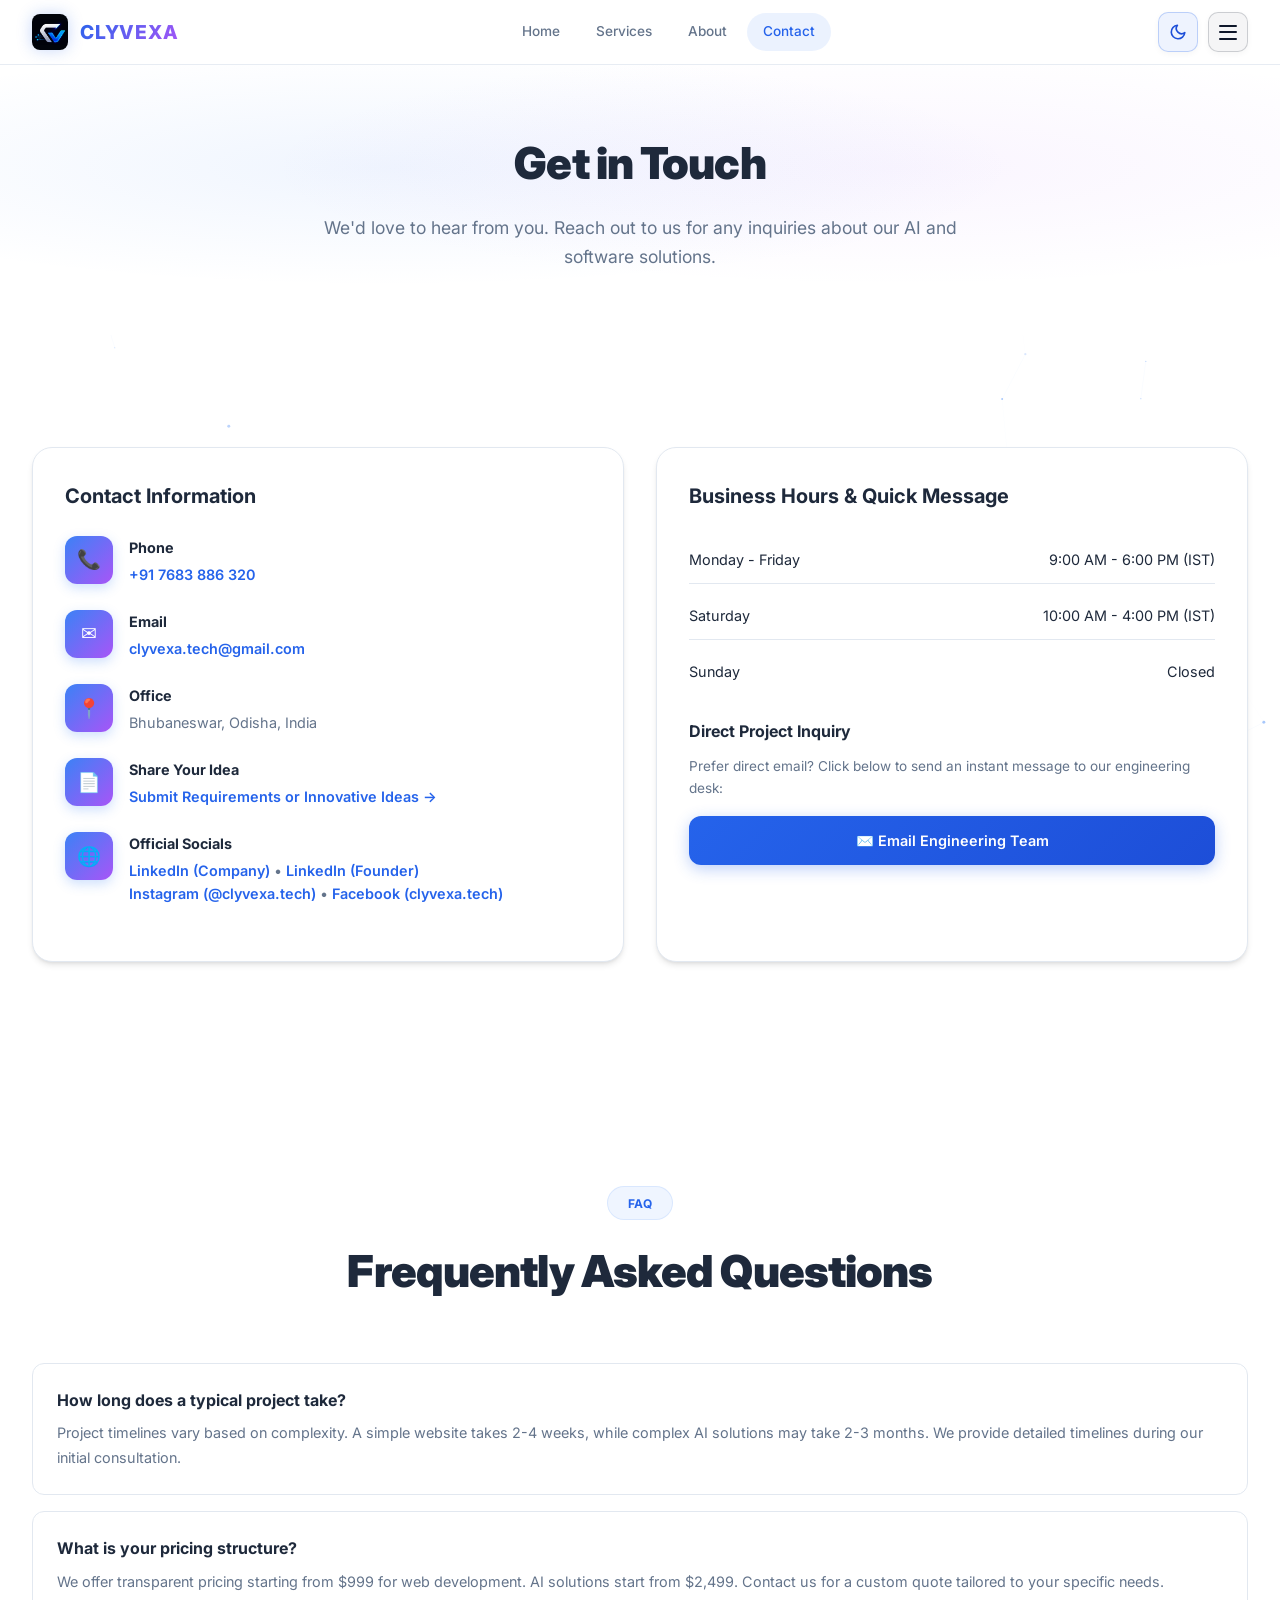
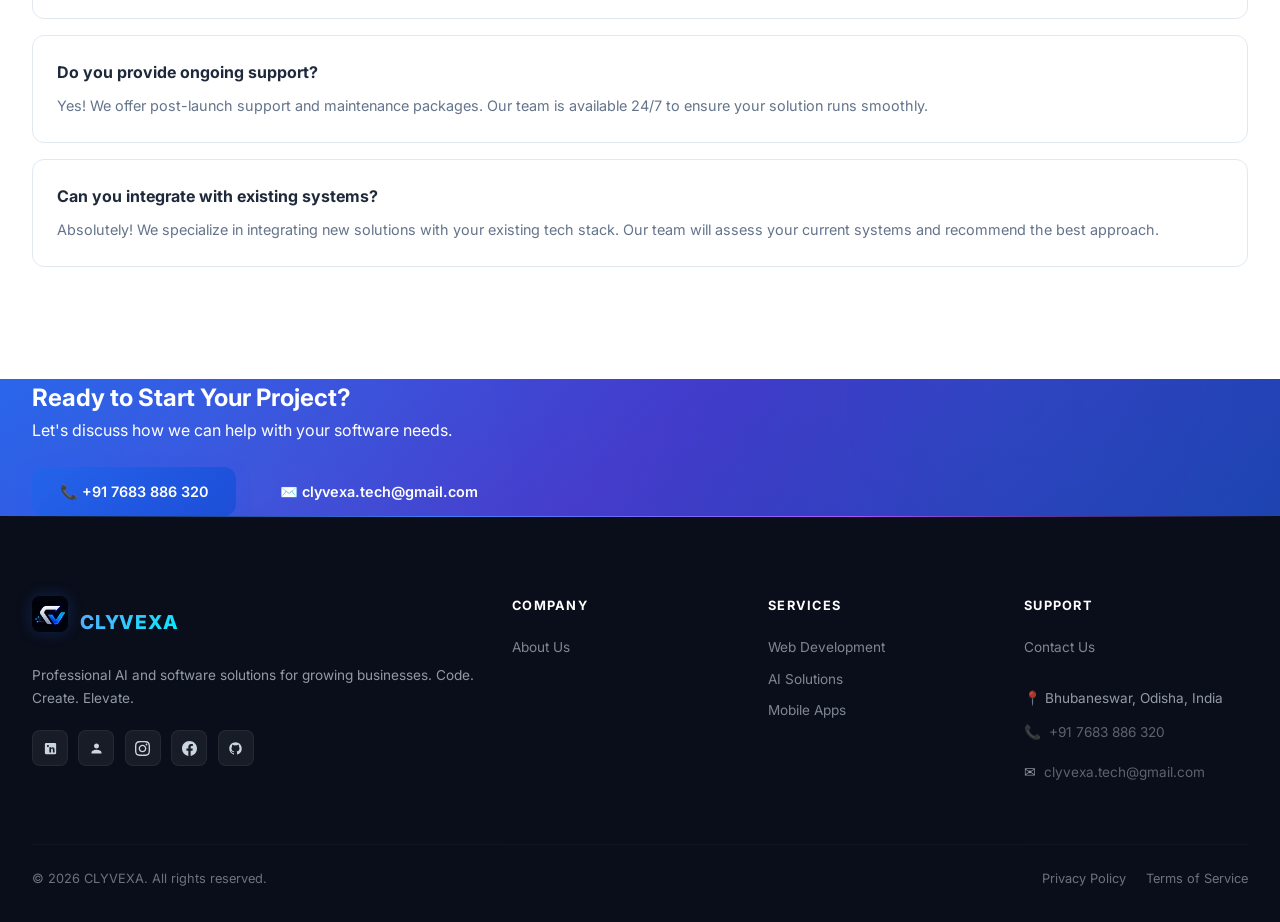
<file: contact.html>
<!DOCTYPE html>
<html lang="en" data-theme="light">
<head>
  <meta charset="UTF-8">
  <meta name="viewport" content="width=device-width, initial-scale=1.0">
  <title>Contact Us - CLYVEXA | AI &amp; Software Consultations</title>
  <meta name="description" content="Get in touch with CLYVEXA. Contact us via phone, email, or send a project inquiry. We are located in Bhubaneswar, Odisha, India.">
  <link rel="canonical" href="https://clyvexa-ten.vercel.app/contact">
  <meta name="author" content="Er. Debadattaa Jena (CLYVEXA)">
  <meta property="og:title" content="Contact CLYVEXA - AI &amp; Software Solutions | Er. Debadattaa Jena">
  <meta property="og:description" content="Reach out to CLYVEXA and Founder Er. Debadattaa Jena for cutting-edge AI chatbots, mobile applications, and software consulting.">
  <meta property="og:image" content="https://clyvexa-ten.vercel.app/images/logo-mark.png">
  <meta property="og:url" content="https://clyvexa-ten.vercel.app/contact">
  <meta property="og:site_name" content="CLYVEXA">
  <meta property="og:type" content="website">
  <meta name="twitter:card" content="summary">
  <meta name="twitter:title" content="Contact CLYVEXA - Bhubaneswar, Odisha">
  <meta name="twitter:description" content="Call +91 7683 886 320 or email clyvexa.tech@gmail.com for custom AI & software projects.">
  <link rel="icon" href="favicon.ico" sizes="any">
  <link rel="icon" href="favicon.png" type="image/png">
  <link rel="icon" href="favicon.svg" type="image/svg+xml">
  <link rel="apple-touch-icon" href="apple-touch-icon.png">
  <link rel="stylesheet" href="css/style.css">
  <script>(function(){var t=localStorage.getItem('clyvexa-theme')||(window.matchMedia('(prefers-color-scheme: dark)').matches?'dark':'light');document.documentElement.setAttribute('data-theme',t);})();</script>
  <!-- Schema.org ContactPage, LocalBusiness and FAQPage JSON-LD -->
  <script type="application/ld+json">
  {
    "@context": "https://schema.org",
    "@graph": [
      {
        "@type": "ContactPage",
        "@id": "https://clyvexa-ten.vercel.app/contact#webpage",
        "url": "https://clyvexa-ten.vercel.app/contact",
        "name": "Contact CLYVEXA & Er. Debadattaa Jena",
        "breadcrumb": {
          "@type": "BreadcrumbList",
          "itemListElement": [
            { "@type": "ListItem", "position": 1, "name": "Home", "item": "https://clyvexa-ten.vercel.app/" },
            { "@type": "ListItem", "position": 2, "name": "Contact Us", "item": "https://clyvexa-ten.vercel.app/contact" }
          ]
        }
      },
      {
        "@type": "LocalBusiness",
        "@id": "https://clyvexa-ten.vercel.app/#localbusiness",
        "name": "CLYVEXA",
        "image": "https://clyvexa-ten.vercel.app/images/logo-mark.png",
        "url": "https://clyvexa-ten.vercel.app/",
        "telephone": "+91-7683886320",
        "email": "clyvexa.tech@gmail.com",
        "priceRange": "$$",
        "sameAs": [
          "https://www.linkedin.com/company/clyvexa/",
          "https://www.instagram.com/clyvexa.tech/",
          "https://www.facebook.com/clyvexa.tech/",
          "https://github.com/clyvexatech-prog"
        ],
        "address": {
          "@type": "PostalAddress",
          "streetAddress": "Bhubaneswar",
          "addressLocality": "Bhubaneswar",
          "addressRegion": "Odisha",
          "postalCode": "751001",
          "addressCountry": "IN"
        },
        "founder": {
          "@type": "Person",
          "name": "Er. Debadattaa Jena",
          "alternateName": ["Er.Debadatta Jena", "Debadatta Jena"],
          "sameAs": [
            "https://www.linkedin.com/in/er-debadattaa-jena-a13a72300",
            "https://github.com/Debadatta-jena"
          ]
        },
        "openingHoursSpecification": [
          {
            "@type": "OpeningHoursSpecification",
            "dayOfWeek": ["Monday", "Tuesday", "Wednesday", "Thursday", "Friday"],
            "opens": "09:00",
            "closes": "18:00"
          },
          {
            "@type": "OpeningHoursSpecification",
            "dayOfWeek": "Saturday",
            "opens": "10:00",
            "closes": "16:00"
          }
        ]
      },
      {
        "@type": "FAQPage",
        "mainEntity": [
          {
            "@type": "Question",
            "name": "Who is the founder and CEO of CLYVEXA?",
            "acceptedAnswer": {
              "@type": "Answer",
              "text": "CLYVEXA is founded and operated by Er. Debadattaa Jena (also known as Er.Debadatta Jena or Debadatta Jena), who serves as the Founder, CEO, and Proprietor."
            }
          },
          {
            "@type": "Question",
            "name": "How long does a typical software project take at CLYVEXA?",
            "acceptedAnswer": {
              "@type": "Answer",
              "text": "Project timelines vary by complexity. Standard websites typically take 2-4 weeks, while complex AI solutions and agents take 2-3 months with milestone-based delivery."
            }
          },
          {
            "@type": "Question",
            "name": "Where is CLYVEXA located?",
            "acceptedAnswer": {
              "@type": "Answer",
              "text": "CLYVEXA is headquartered in Bhubaneswar, Odisha, India, providing AI, mobile application, and software solutions globally."
            }
          },
          {
            "@type": "Question",
            "name": "What is CLYVEXA's pricing structure?",
            "acceptedAnswer": {
              "@type": "Answer",
              "text": "CLYVEXA provides transparent pricing starting from $999 for custom web development and $2,499 for full-scale AI chatbot implementations."
            }
          }
        ]
      }
    ]
  }
  </script>
</head>
<body>

<!-- Particles -->
<canvas id="particles"></canvas>

<!-- Header -->
<header class="header">
  <div class="container header-inner">
    <a href="/" class="header-logo">
      <img src="images/logo-mark.png" alt="CLYVEXA" width="36" height="36">
      <span>CLYVEXA</span>
    </a>
    <nav class="header-nav">
      <a href="/">Home</a>
      <a href="/services">Services</a>
      <a href="/about">About</a>
      <a href="/contact" class="active">Contact</a>
    </nav>
    <div class="header-actions">
      <button id="theme-toggle" class="theme-toggle" aria-label="Toggle theme" title="Toggle Dark/Light Mode">
        <span class="theme-icon-light" aria-hidden="true">
          <svg width="18" height="18" viewBox="0 0 24 24" fill="none" stroke="currentColor" stroke-width="2.2" stroke-linecap="round" stroke-linejoin="round">
            <path d="M21 12.79A9 9 0 1 1 11.21 3 7 7 0 0 0 21 12.79z"></path>
          </svg>
        </span>
        <span class="theme-icon-dark" aria-hidden="true">
          <svg width="18" height="18" viewBox="0 0 24 24" fill="none" stroke="currentColor" stroke-width="2.2" stroke-linecap="round" stroke-linejoin="round">
            <circle cx="12" cy="12" r="5"></circle>
            <line x1="12" y1="1" x2="12" y2="3"></line>
            <line x1="12" y1="21" x2="12" y2="23"></line>
            <line x1="4.22" y1="4.22" x2="5.64" y2="5.64"></line>
            <line x1="18.36" y1="18.36" x2="19.78" y2="19.78"></line>
            <line x1="1" y1="12" x2="3" y2="12"></line>
            <line x1="21" y1="12" x2="23" y2="12"></line>
            <line x1="4.22" y1="19.78" x2="5.64" y2="18.36"></line>
            <line x1="18.36" y1="5.64" x2="19.78" y2="4.22"></line>
          </svg>
        </span>
      </button>
      <button id="mobile-toggle" class="mobile-toggle" aria-label="Toggle Navigation Menu" aria-controls="mobile-menu" aria-expanded="false" title="Menu">
        <span class="menu-bar bar-1"></span>
        <span class="menu-bar bar-2"></span>
        <span class="menu-bar bar-3"></span>
      </button>
    </div>
  </div>
  <div id="mobile-menu" class="mobile-menu">
    <div class="mobile-menu-brand" style="display: flex; align-items: center; gap: 0.75rem; padding-bottom: 1rem; border-bottom: 1px solid var(--border); margin-bottom: 0.5rem;">
      <img src="images/logo-mark.png" alt="CLYVEXA" width="36" height="36" style="width: 2.25rem; height: 2.25rem; border-radius: 6px;">
      <span style="font-weight: 800; font-size: 1.15rem; background: linear-gradient(135deg, var(--primary-600), var(--neon-purple)); -webkit-background-clip: text; -webkit-text-fill-color: transparent; background-clip: text;">CLYVEXA</span>
    </div>
    <a href="/">Home</a>
    <a href="/services">Services</a>
    <a href="/about">About Us</a>
    <a href="/contact">Contact</a>
    <div style="margin-top: auto; padding-top: 1.5rem; border-top: 1px solid var(--border); display: flex; flex-direction: column; gap: 0.75rem;">
      <a href="/contact" class="btn btn-primary" style="text-align: center; justify-content: center; font-size: 0.85rem; padding: 0.7rem 1rem;">Schedule Consultation</a>
      <p style="font-size: 0.78rem; color: var(--text-secondary); text-align: center; margin: 0;">📍 Bhubaneswar, Odisha, India</p>
      <p style="font-size: 0.78rem; color: var(--text-secondary); text-align: center; margin: 0;">📞 +91 7683 886 320</p>
    </div>
  </div>
</header>

<!-- Hero -->
<section class="contact-hero animate">
  <div class="container">
    <h1>Get in Touch</h1>
    <p>We'd love to hear from you. Reach out to us for any inquiries about our AI and software solutions.</p>
  </div>
</section>

<!-- Contact Grid -->
<section class="section">
  <div class="container">
    <div class="contact-grid">
      <div class="contact-card animate">
        <h3>Contact Information</h3>
        <div class="contact-item">
          <div class="contact-icon" aria-hidden="true">&#128222;</div>
          <div>
            <h4>Phone</h4>
            <p><a href="tel:+917683886320">+91 7683 886 320</a></p>
          </div>
        </div>
        <div class="contact-item">
          <div class="contact-icon" aria-hidden="true">&#9993;</div>
          <div>
            <h4>Email</h4>
            <p><a href="mailto:clyvexa.tech@gmail.com">clyvexa.tech@gmail.com</a></p>
          </div>
        </div>
        <div class="contact-item">
          <div class="contact-icon" aria-hidden="true">&#128205;</div>
          <div>
            <h4>Office</h4>
            <p>Bhubaneswar, Odisha, India</p>
          </div>
        </div>
        <div class="contact-item">
          <div class="contact-icon" aria-hidden="true">&#128196;</div>
          <div>
            <h4>Share Your Idea</h4>
            <p><a href="https://docs.google.com/forms/d/e/1FAIpQLSfRLV1StnhsYEWASYlw9BlosTV95c-tl0pqxHNhIfua_YRS5w/viewform?usp=publish-editor" target="_blank" rel="noopener">Submit Requirements or Innovative Ideas &rarr;</a></p>
          </div>
        </div>
        <div class="contact-item">
          <div class="contact-icon" aria-hidden="true">&#127760;</div>
          <div>
            <h4>Official Socials</h4>
            <p style="font-size: 0.9rem; line-height: 1.6;">
              <a href="https://www.linkedin.com/company/clyvexa/" target="_blank" rel="noopener" style="font-weight: 600;">LinkedIn (Company)</a> &bull;
              <a href="https://www.linkedin.com/in/er-debadattaa-jena-a13a72300" target="_blank" rel="noopener" style="font-weight: 600;">LinkedIn (Founder)</a><br>
              <a href="https://www.instagram.com/clyvexa.tech/" target="_blank" rel="noopener">Instagram (@clyvexa.tech)</a> &bull;
              <a href="https://www.facebook.com/clyvexa.tech/" target="_blank" rel="noopener">Facebook (clyvexa.tech)</a>
            </p>
          </div>
        </div>
      </div>
      <div class="contact-card animate-right">
        <h3>Business Hours &amp; Quick Message</h3>
        <div class="contact-hours" style="margin-bottom: 1.5rem;">
          <div class="contact-hours-item">
            <span>Monday - Friday</span>
            <span>9:00 AM - 6:00 PM (IST)</span>
          </div>
          <div class="contact-hours-item">
            <span>Saturday</span>
            <span>10:00 AM - 4:00 PM (IST)</span>
          </div>
          <div class="contact-hours-item">
            <span>Sunday</span>
            <span>Closed</span>
          </div>
        </div>
        <div class="quick-inquiry">
          <h4 style="margin-bottom: 0.75rem; font-size: 1rem;">Direct Project Inquiry</h4>
          <p style="color: var(--text-secondary); font-size: 0.85rem; margin-bottom: 1rem;">Prefer direct email? Click below to send an instant message to our engineering desk:</p>
          <a href="mailto:clyvexa.tech@gmail.com?subject=New%20Project%20Inquiry%20-%20CLYVEXA" class="btn btn-primary" style="width: 100%; justify-content: center;">✉️ Email Engineering Team</a>
        </div>
      </div>
    </div>
  </div>
</section>

<!-- FAQ Section -->
<section class="section">
  <div class="container">
    <div class="section-header animate">
      <span class="badge">FAQ</span>
      <h2>Frequently Asked Questions</h2>
    </div>
    <div class="faq-list">
      <div class="faq-item animate">
        <h4>How long does a typical project take?</h4>
        <p>Project timelines vary based on complexity. A simple website takes 2-4 weeks, while complex AI solutions may take 2-3 months. We provide detailed timelines during our initial consultation.</p>
      </div>
      <div class="faq-item animate-left">
        <h4>What is your pricing structure?</h4>
        <p>We offer transparent pricing starting from $999 for web development. AI solutions start from $2,499. Contact us for a custom quote tailored to your specific needs.</p>
      </div>
      <div class="faq-item animate-right">
        <h4>Do you provide ongoing support?</h4>
        <p>Yes! We offer post-launch support and maintenance packages. Our team is available 24/7 to ensure your solution runs smoothly.</p>
      </div>
      <div class="faq-item animate">
        <h4>Can you integrate with existing systems?</h4>
        <p>Absolutely! We specialize in integrating new solutions with your existing tech stack. Our team will assess your current systems and recommend the best approach.</p>
      </div>
    </div>
  </div>
</section>

<!-- CTA Section -->
<section class="cta-section animate">
  <div class="container">
    <h2>Ready to Start Your Project?</h2>
    <p>Let's discuss how we can help with your software needs.</p>
    <div class="cta-buttons">
      <a href="tel:+917683886320" class="btn btn-primary">📞 +91 7683 886 320</a>
      <a href="mailto:clyvexa.tech@gmail.com" class="btn btn-secondary">✉️ clyvexa.tech@gmail.com</a>
    </div>
  </div>
</section>

<!-- Footer -->
<footer class="footer">
  <div class="container">
    <div class="footer-grid">
      <div class="footer-brand">
        <a href="/" class="footer-logo">
          <img src="images/logo-mark.png" alt="CLYVEXA" width="36" height="36">
          <span>CLYVEXA</span>
        </a>
        <p>Professional AI and software solutions for growing businesses. Code. Create. Elevate.</p>
        <div class="footer-social">
          <a href="https://www.linkedin.com/company/clyvexa/" target="_blank" rel="noopener" title="CLYVEXA LinkedIn Page" aria-label="CLYVEXA LinkedIn Page">
            <svg width="15" height="15" fill="currentColor" viewBox="0 0 24 24"><path d="M19 3a2 2 0 0 1 2 2v14a2 2 0 0 1-2 2H5a2 2 0 0 1-2-2V5a2 2 0 0 1 2-2h14m-.5 15.5v-5.3a3.26 3.26 0 0 0-3.26-3.26c-.85 0-1.84.52-2.28 1.3v-1.11h-2.79v8.37h2.79v-4.93c0-.77.62-1.4 1.39-1.4a1.4 1.4 0 0 1 1.4 1.4v4.93h2.75M6.46 10.9h2.79v8.37H6.46v-8.37M7.86 6.3a1.63 1.63 0 0 0-1.62 1.62c0 .9.72 1.63 1.62 1.63.9 0 1.63-.73 1.63-1.63 0-.9-.73-1.62-1.63-1.62Z"/></svg>
          </a>
          <a href="https://www.linkedin.com/in/er-debadattaa-jena-a13a72300" target="_blank" rel="noopener" title="Founder LinkedIn - Er. Debadattaa Jena" aria-label="Founder LinkedIn Profile">
            <svg width="15" height="15" fill="currentColor" viewBox="0 0 24 24"><path d="M12 12c2.21 0 4-1.79 4-4s-1.79-4-4-4-4 1.79-4 4 1.79 4 4 4zm0 2c-2.67 0-8 1.34-8 4v2h16v-2c0-2.66-5.33-4-8-4z"/></svg>
          </a>
          <a href="https://www.instagram.com/clyvexa.tech/" target="_blank" rel="noopener" title="Instagram @clyvexa.tech" aria-label="Instagram">
            <svg width="15" height="15" fill="currentColor" viewBox="0 0 24 24"><path d="M12 2.163c3.204 0 3.584.012 4.85.07 3.252.148 4.771 1.691 4.919 4.919.058 1.265.069 1.645.069 4.849 0 3.205-.012 3.584-.069 4.849-.149 3.225-1.664 4.771-4.919 4.919-1.266.058-1.644.07-4.85.07-3.204 0-3.584-.012-4.849-.07-3.26-.149-4.771-1.699-4.919-4.92-.058-1.265-.07-1.644-.07-4.849 0-3.204.013-3.583.07-4.849.149-3.227 1.664-4.771 4.919-4.919 1.266-.057 1.645-.069 4.849-.069zm0-2.163c-3.259 0-3.667.014-4.947.072-4.358.2-6.78 2.618-6.98 6.98-.059 1.281-.073 1.689-.073 4.948 0 3.259.014 3.668.072 4.948.2 4.358 2.618 6.78 6.98 6.98 1.281.058 1.689.072 4.948.072 3.259 0 3.668-.014 4.948-.072 4.354-.2 6.782-2.618 6.979-6.98.059-1.28.073-1.689.073-4.948 0-3.259-.014-3.667-.072-4.947-.196-4.354-2.617-6.78-6.979-6.98-1.281-.059-1.69-.073-4.949-.073zm0 5.838c-3.403 0-6.162 2.759-6.162 6.162s2.759 6.163 6.162 6.163 6.162-2.759 6.162-6.163c0-3.403-2.759-6.162-6.162-6.162zm0 10.162c-2.209 0-4-1.79-4-4 0-2.209 1.791-4 4-4s4 1.791 4 4c0 2.21-1.791 4-4 4zm6.406-11.845c-.796 0-1.441.645-1.441 1.44s.645 1.44 1.441 1.44c.795 0 1.439-.645 1.439-1.44s-.644-1.44-1.439-1.44z"/></svg>
          </a>
          <a href="https://www.facebook.com/clyvexa.tech/" target="_blank" rel="noopener" title="Facebook @clyvexa.tech" aria-label="Facebook">
            <svg width="15" height="15" fill="currentColor" viewBox="0 0 24 24"><path d="M24 12.073c0-6.627-5.373-12-12-12s-12 5.373-12 12c0 5.99 4.388 10.954 10.125 11.854v-8.385H7.078v-3.47h3.047V9.43c0-3.007 1.792-4.669 4.533-4.669 1.312 0 2.686.235 2.686.235v2.953H15.83c-1.491 0-1.956.925-1.956 1.874v2.25h3.328l-.532 3.47h-2.796v8.385C19.612 23.027 24 18.062 24 12.073z"/></svg>
          </a>
          <a href="https://github.com/Debadatta-jena" target="_blank" rel="noopener" title="GitHub - Debadatta Jena" aria-label="GitHub">
            <svg width="15" height="15" fill="currentColor" viewBox="0 0 24 24"><path d="M12 2C6.477 2 2 6.484 2 12.017c0 4.425 2.865 8.18 6.839 9.504.5.092.682-.217.682-.483 0-.237-.008-.868-.013-1.703-2.782.605-3.369-1.343-3.369-1.343-.454-1.158-1.11-1.466-1.11-1.466-.908-.62.069-.608.069-.608 1.003.07 1.53 1.032 1.53 1.032.892 1.53 2.341 1.088 2.91.832.092-.647.35-1.088.636-1.338-2.22-.253-4.555-1.113-4.555-4.951 0-1.093.39-1.988 1.029-2.688-.103-.253-.446-1.272.098-2.65 0 0 .84-.27 2.75 1.026A9.564 9.564 0 0 1 12 6.844c.85.004 1.705.115 2.504.337 1.909-1.296 2.747-1.027 2.747-1.027.546 1.379.202 2.398.1 2.651.64.7 1.028 1.595 1.028 2.688 0 3.848-2.339 4.695-4.566 4.943.359.309.678.92.678 1.855 0 1.338-.012 2.419-.012 2.747 0 .268.18.58.688.482A10.019 10.019 0 0 0 22 12.017C22 6.484 17.522 2 12 2z"/></svg>
          </a>
        </div>
      </div>
      <div class="footer-col">
        <h4>Company</h4>
        <a href="/about">About Us</a>
      </div>
      <div class="footer-col">
        <h4>Services</h4>
        <a href="/services">Web Development</a>
        <a href="/services">AI Solutions</a>
        <a href="/services">Mobile Apps</a>
      </div>
      <div class="footer-col">
        <h4>Support</h4>
        <a href="/contact">Contact Us</a>
        <div class="footer-contact">
          <div class="footer-contact-item">&#128205; Bhubaneswar, Odisha, India</div>
          <div class="footer-contact-item">&#128222; <a href="tel:+917683886320">+91 7683 886 320</a></div>
          <div class="footer-contact-item">&#9993; <a href="mailto:clyvexa.tech@gmail.com">clyvexa.tech@gmail.com</a></div>
        </div>
      </div>
    </div>
    <div class="footer-bottom">
      <span>&copy; 2026 CLYVEXA. All rights reserved.</span>
      <span>
        <a href="/privacy" style="margin-right: 1rem;">Privacy Policy</a>
        <a href="/terms">Terms of Service</a>
      </span>
    </div>
  </div>
</footer>

<script src="js/age-counter.js"></script>
<script src="js/main.js"></script>
</body>
</html>
</file>
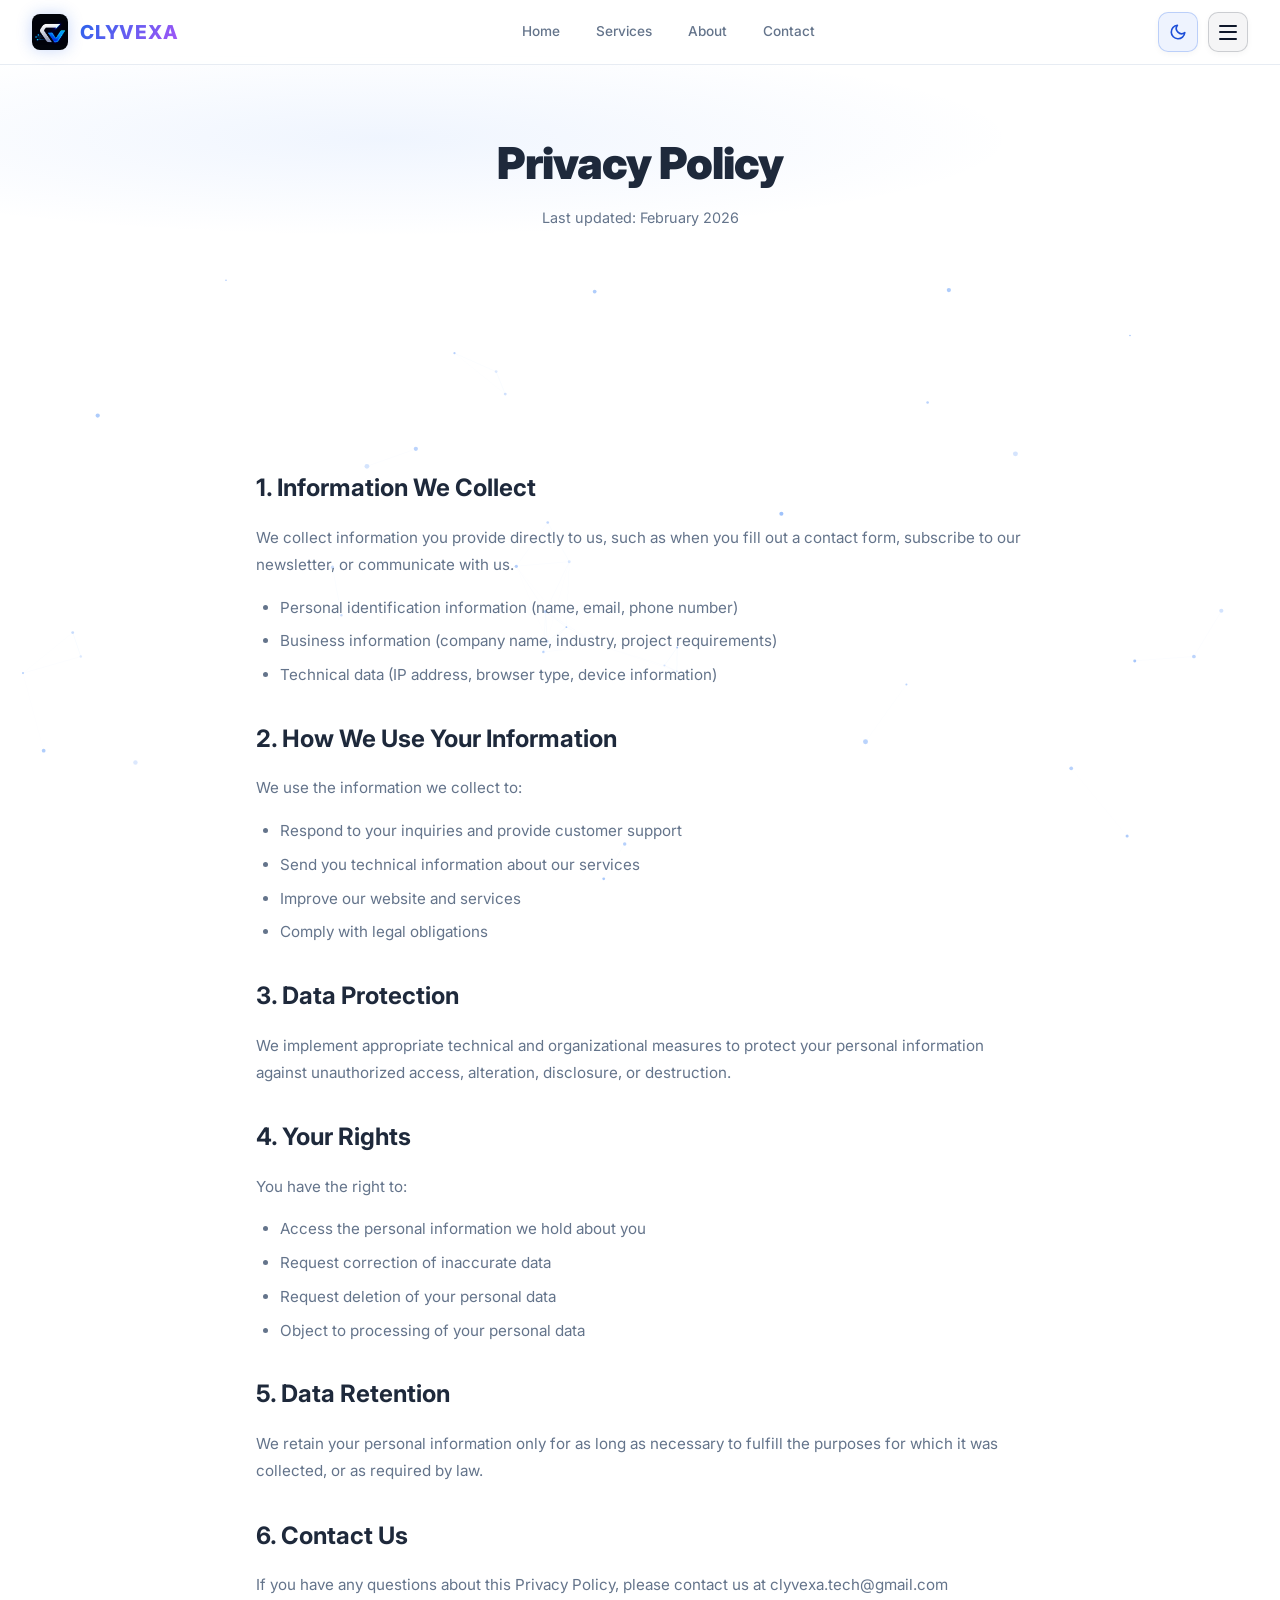
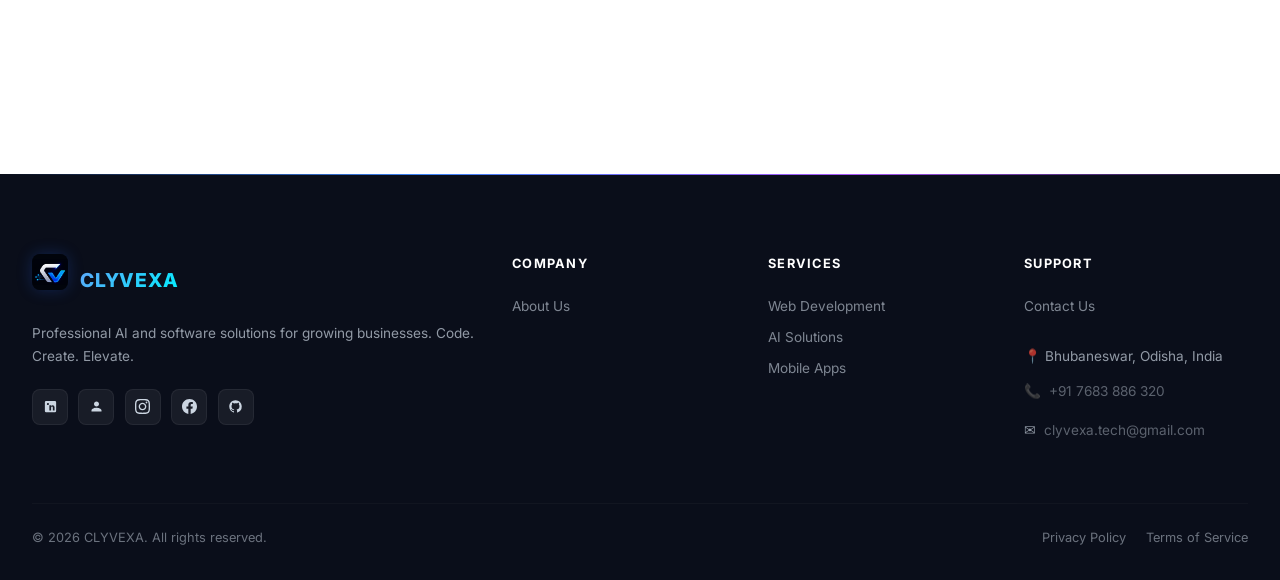
<file: privacy.html>
<!DOCTYPE html>
<html lang="en" data-theme="light">
<head>
  <meta charset="UTF-8">
  <meta name="viewport" content="width=device-width, initial-scale=1.0">
  <title>Privacy Policy - CLYVEXA</title>
  <meta name="description" content="CLYVEXA Privacy Policy. Learn how we collect, use, and protect your personal information.">
  <link rel="canonical" href="https://clyvexa-ten.vercel.app/privacy">
  <meta name="author" content="Er. Debadattaa Jena (CLYVEXA)">
  <meta property="og:site_name" content="CLYVEXA">
  <meta property="og:title" content="Privacy Policy - CLYVEXA">
  <meta property="og:description" content="CLYVEXA Privacy Policy and client data protection practices.">
  <meta property="og:image" content="https://clyvexa-ten.vercel.app/images/logo-mark.png">
  <meta property="og:url" content="https://clyvexa-ten.vercel.app/privacy">
  <meta property="og:type" content="website">
  <meta name="twitter:card" content="summary">
  <link rel="icon" href="favicon.ico" sizes="any">
  <link rel="icon" href="favicon.png" type="image/png">
  <link rel="icon" href="favicon.svg" type="image/svg+xml">
  <link rel="apple-touch-icon" href="apple-touch-icon.png">
  <link rel="stylesheet" href="css/style.css">
  <script>(function(){var t=localStorage.getItem('clyvexa-theme')||(window.matchMedia('(prefers-color-scheme: dark)').matches?'dark':'light');document.documentElement.setAttribute('data-theme',t);})();</script>
  <script type="application/ld+json">
  {
    "@context": "https://schema.org",
    "@type": "WebPage",
    "name": "Privacy Policy - CLYVEXA",
    "url": "https://clyvexa-ten.vercel.app/privacy"
  }
  </script>
</head>
<body>

<!-- Particles -->
<canvas id="particles"></canvas>

<!-- Header -->
<header class="header">
  <div class="container header-inner">
    <a href="/" class="header-logo">
      <img src="images/logo-mark.png" alt="CLYVEXA" width="36" height="36">
      <span>CLYVEXA</span>
    </a>
    <nav class="header-nav">
      <a href="/">Home</a>
      <a href="/services">Services</a>
      <a href="/about">About</a>
      <a href="/contact">Contact</a>
    </nav>
    <div class="header-actions">
      <button id="theme-toggle" class="theme-toggle" aria-label="Toggle theme" title="Toggle Dark/Light Mode">
        <span class="theme-icon-light" aria-hidden="true">
          <svg width="18" height="18" viewBox="0 0 24 24" fill="none" stroke="currentColor" stroke-width="2.2" stroke-linecap="round" stroke-linejoin="round">
            <path d="M21 12.79A9 9 0 1 1 11.21 3 7 7 0 0 0 21 12.79z"></path>
          </svg>
        </span>
        <span class="theme-icon-dark" aria-hidden="true">
          <svg width="18" height="18" viewBox="0 0 24 24" fill="none" stroke="currentColor" stroke-width="2.2" stroke-linecap="round" stroke-linejoin="round">
            <circle cx="12" cy="12" r="5"></circle>
            <line x1="12" y1="1" x2="12" y2="3"></line>
            <line x1="12" y1="21" x2="12" y2="23"></line>
            <line x1="4.22" y1="4.22" x2="5.64" y2="5.64"></line>
            <line x1="18.36" y1="18.36" x2="19.78" y2="19.78"></line>
            <line x1="1" y1="12" x2="3" y2="12"></line>
            <line x1="21" y1="12" x2="23" y2="12"></line>
            <line x1="4.22" y1="19.78" x2="5.64" y2="18.36"></line>
            <line x1="18.36" y1="5.64" x2="19.78" y2="4.22"></line>
          </svg>
        </span>
      </button>
      <button id="mobile-toggle" class="mobile-toggle" aria-label="Toggle Navigation Menu" aria-controls="mobile-menu" aria-expanded="false" title="Menu">
        <span class="menu-bar bar-1"></span>
        <span class="menu-bar bar-2"></span>
        <span class="menu-bar bar-3"></span>
      </button>
    </div>
  </div>
  <div id="mobile-menu" class="mobile-menu">
    <div class="mobile-menu-brand" style="display: flex; align-items: center; gap: 0.75rem; padding-bottom: 1rem; border-bottom: 1px solid var(--border); margin-bottom: 0.5rem;">
      <img src="images/logo-mark.png" alt="CLYVEXA" width="36" height="36" style="width: 2.25rem; height: 2.25rem; border-radius: 6px;">
      <span style="font-weight: 800; font-size: 1.15rem; background: linear-gradient(135deg, var(--primary-600), var(--neon-purple)); -webkit-background-clip: text; -webkit-text-fill-color: transparent; background-clip: text;">CLYVEXA</span>
    </div>
    <a href="/">Home</a>
    <a href="/services">Services</a>
    <a href="/about">About Us</a>
    <a href="/contact">Contact</a>
    <div style="margin-top: auto; padding-top: 1.5rem; border-top: 1px solid var(--border); display: flex; flex-direction: column; gap: 0.75rem;">
      <a href="/contact" class="btn btn-primary" style="text-align: center; justify-content: center; font-size: 0.85rem; padding: 0.7rem 1rem;">Schedule Consultation</a>
      <p style="font-size: 0.78rem; color: var(--text-secondary); text-align: center; margin: 0;">📍 Bhubaneswar, Odisha, India</p>
      <p style="font-size: 0.78rem; color: var(--text-secondary); text-align: center; margin: 0;">📞 +91 7683 886 320</p>
    </div>
  </div>
</header>

<!-- Hero -->
<section class="legal-hero animate">
  <div class="container">
    <h1>Privacy Policy</h1>
    <p class="date">Last updated: February 2026</p>
  </div>
</section>

<!-- Content -->
<section class="section">
  <div class="container">
    <div class="legal-content animate">
      <h2>1. Information We Collect</h2>
      <p>We collect information you provide directly to us, such as when you fill out a contact form, subscribe to our newsletter, or communicate with us.</p>
      <ul>
        <li>Personal identification information (name, email, phone number)</li>
        <li>Business information (company name, industry, project requirements)</li>
        <li>Technical data (IP address, browser type, device information)</li>
      </ul>

      <h2>2. How We Use Your Information</h2>
      <p>We use the information we collect to:</p>
      <ul>
        <li>Respond to your inquiries and provide customer support</li>
        <li>Send you technical information about our services</li>
        <li>Improve our website and services</li>
        <li>Comply with legal obligations</li>
      </ul>

      <h2>3. Data Protection</h2>
      <p>We implement appropriate technical and organizational measures to protect your personal information against unauthorized access, alteration, disclosure, or destruction.</p>

      <h2>4. Your Rights</h2>
      <p>You have the right to:</p>
      <ul>
        <li>Access the personal information we hold about you</li>
        <li>Request correction of inaccurate data</li>
        <li>Request deletion of your personal data</li>
        <li>Object to processing of your personal data</li>
      </ul>

      <h2>5. Data Retention</h2>
      <p>We retain your personal information only for as long as necessary to fulfill the purposes for which it was collected, or as required by law.</p>

      <h2>6. Contact Us</h2>
      <p>If you have any questions about this Privacy Policy, please contact us at <a href="mailto:clyvexa.tech@gmail.com">clyvexa.tech@gmail.com</a></p>
    </div>
  </div>
</section>

<!-- Footer -->
<footer class="footer">
  <div class="container">
    <div class="footer-grid">
      <div class="footer-brand">
        <a href="/" class="footer-logo">
          <img src="images/logo-mark.png" alt="CLYVEXA" width="36" height="36">
          <span>CLYVEXA</span>
        </a>
        <p>Professional AI and software solutions for growing businesses. Code. Create. Elevate.</p>
        <div class="footer-social">
          <a href="https://www.linkedin.com/company/clyvexa/" target="_blank" rel="noopener" title="CLYVEXA LinkedIn Page" aria-label="CLYVEXA LinkedIn Page">
            <svg width="15" height="15" fill="currentColor" viewBox="0 0 24 24"><path d="M19 3a2 2 0 0 1 2 2v14a2 2 0 0 1-2 2H5a2 2 0 0 1-2-2V5a2 2 0 0 1 2-2h14m-.5 15.5v-5.3a3.26 3.26 0 0 0-3.26-3.26c-.85 0-1.84.52-2.28 1.3v-1.11h-2.79v8.37h2.79v-4.93c0-.77.62-1.4 1.39-1.4a1.4 1.4 0 0 1 1.4 1.4v4.93h2.75M6.46 10.9h2.79v8.37H6.46v-8.37M7.86 6.3a1.63 1.63 0 0 0-1.62 1.62c0 .9.72 1.63 1.62 1.63.9 0 1.63-.73 1.63-1.63 0-.9-.73-1.62-1.63-1.62Z"/></svg>
          </a>
          <a href="https://www.linkedin.com/in/er-debadattaa-jena-a13a72300" target="_blank" rel="noopener" title="Founder LinkedIn - Er. Debadattaa Jena" aria-label="Founder LinkedIn Profile">
            <svg width="15" height="15" fill="currentColor" viewBox="0 0 24 24"><path d="M12 12c2.21 0 4-1.79 4-4s-1.79-4-4-4-4 1.79-4 4 1.79 4 4 4zm0 2c-2.67 0-8 1.34-8 4v2h16v-2c0-2.66-5.33-4-8-4z"/></svg>
          </a>
          <a href="https://www.instagram.com/clyvexa.tech/" target="_blank" rel="noopener" title="Instagram @clyvexa.tech" aria-label="Instagram">
            <svg width="15" height="15" fill="currentColor" viewBox="0 0 24 24"><path d="M12 2.163c3.204 0 3.584.012 4.85.07 3.252.148 4.771 1.691 4.919 4.919.058 1.265.069 1.645.069 4.849 0 3.205-.012 3.584-.069 4.849-.149 3.225-1.664 4.771-4.919 4.919-1.266.058-1.644.07-4.85.07-3.204 0-3.584-.012-4.849-.07-3.26-.149-4.771-1.699-4.919-4.92-.058-1.265-.07-1.644-.07-4.849 0-3.204.013-3.583.07-4.849.149-3.227 1.664-4.771 4.919-4.919 1.266-.057 1.645-.069 4.849-.069zm0-2.163c-3.259 0-3.667.014-4.947.072-4.358.2-6.78 2.618-6.98 6.98-.059 1.281-.073 1.689-.073 4.948 0 3.259.014 3.668.072 4.948.2 4.358 2.618 6.78 6.98 6.98 1.281.058 1.689.072 4.948.072 3.259 0 3.668-.014 4.948-.072 4.354-.2 6.782-2.618 6.979-6.98.059-1.28.073-1.689.073-4.948 0-3.259-.014-3.667-.072-4.947-.196-4.354-2.617-6.78-6.979-6.98-1.281-.059-1.69-.073-4.949-.073zm0 5.838c-3.403 0-6.162 2.759-6.162 6.162s2.759 6.163 6.162 6.163 6.162-2.759 6.162-6.163c0-3.403-2.759-6.162-6.162-6.162zm0 10.162c-2.209 0-4-1.79-4-4 0-2.209 1.791-4 4-4s4 1.791 4 4c0 2.21-1.791 4-4 4zm6.406-11.845c-.796 0-1.441.645-1.441 1.44s.645 1.44 1.441 1.44c.795 0 1.439-.645 1.439-1.44s-.644-1.44-1.439-1.44z"/></svg>
          </a>
          <a href="https://www.facebook.com/clyvexa.tech/" target="_blank" rel="noopener" title="Facebook @clyvexa.tech" aria-label="Facebook">
            <svg width="15" height="15" fill="currentColor" viewBox="0 0 24 24"><path d="M24 12.073c0-6.627-5.373-12-12-12s-12 5.373-12 12c0 5.99 4.388 10.954 10.125 11.854v-8.385H7.078v-3.47h3.047V9.43c0-3.007 1.792-4.669 4.533-4.669 1.312 0 2.686.235 2.686.235v2.953H15.83c-1.491 0-1.956.925-1.956 1.874v2.25h3.328l-.532 3.47h-2.796v8.385C19.612 23.027 24 18.062 24 12.073z"/></svg>
          </a>
          <a href="https://github.com/Debadatta-jena" target="_blank" rel="noopener" title="GitHub - Debadatta Jena" aria-label="GitHub">
            <svg width="15" height="15" fill="currentColor" viewBox="0 0 24 24"><path d="M12 2C6.477 2 2 6.484 2 12.017c0 4.425 2.865 8.18 6.839 9.504.5.092.682-.217.682-.483 0-.237-.008-.868-.013-1.703-2.782.605-3.369-1.343-3.369-1.343-.454-1.158-1.11-1.466-1.11-1.466-.908-.62.069-.608.069-.608 1.003.07 1.53 1.032 1.53 1.032.892 1.53 2.341 1.088 2.91.832.092-.647.35-1.088.636-1.338-2.22-.253-4.555-1.113-4.555-4.951 0-1.093.39-1.988 1.029-2.688-.103-.253-.446-1.272.098-2.65 0 0 .84-.27 2.75 1.026A9.564 9.564 0 0 1 12 6.844c.85.004 1.705.115 2.504.337 1.909-1.296 2.747-1.027 2.747-1.027.546 1.379.202 2.398.1 2.651.64.7 1.028 1.595 1.028 2.688 0 3.848-2.339 4.695-4.566 4.943.359.309.678.92.678 1.855 0 1.338-.012 2.419-.012 2.747 0 .268.18.58.688.482A10.019 10.019 0 0 0 22 12.017C22 6.484 17.522 2 12 2z"/></svg>
          </a>
        </div>
      </div>
      <div class="footer-col">
        <h4>Company</h4>
        <a href="/about">About Us</a>
      </div>
      <div class="footer-col">
        <h4>Services</h4>
        <a href="/services">Web Development</a>
        <a href="/services">AI Solutions</a>
        <a href="/services">Mobile Apps</a>
      </div>
      <div class="footer-col">
        <h4>Support</h4>
        <a href="/contact">Contact Us</a>
        <div class="footer-contact">
          <div class="footer-contact-item">&#128205; Bhubaneswar, Odisha, India</div>
          <div class="footer-contact-item">&#128222; <a href="tel:+917683886320">+91 7683 886 320</a></div>
          <div class="footer-contact-item">&#9993; <a href="mailto:clyvexa.tech@gmail.com">clyvexa.tech@gmail.com</a></div>
        </div>
      </div>
    </div>
    <div class="footer-bottom">
      <span>&copy; 2026 CLYVEXA. All rights reserved.</span>
      <span>
        <a href="/privacy" style="margin-right: 1rem;">Privacy Policy</a>
        <a href="/terms">Terms of Service</a>
      </span>
    </div>
  </div>
</footer>

<script src="js/age-counter.js"></script>
<script src="js/main.js"></script>
</body>
</html>
</file>
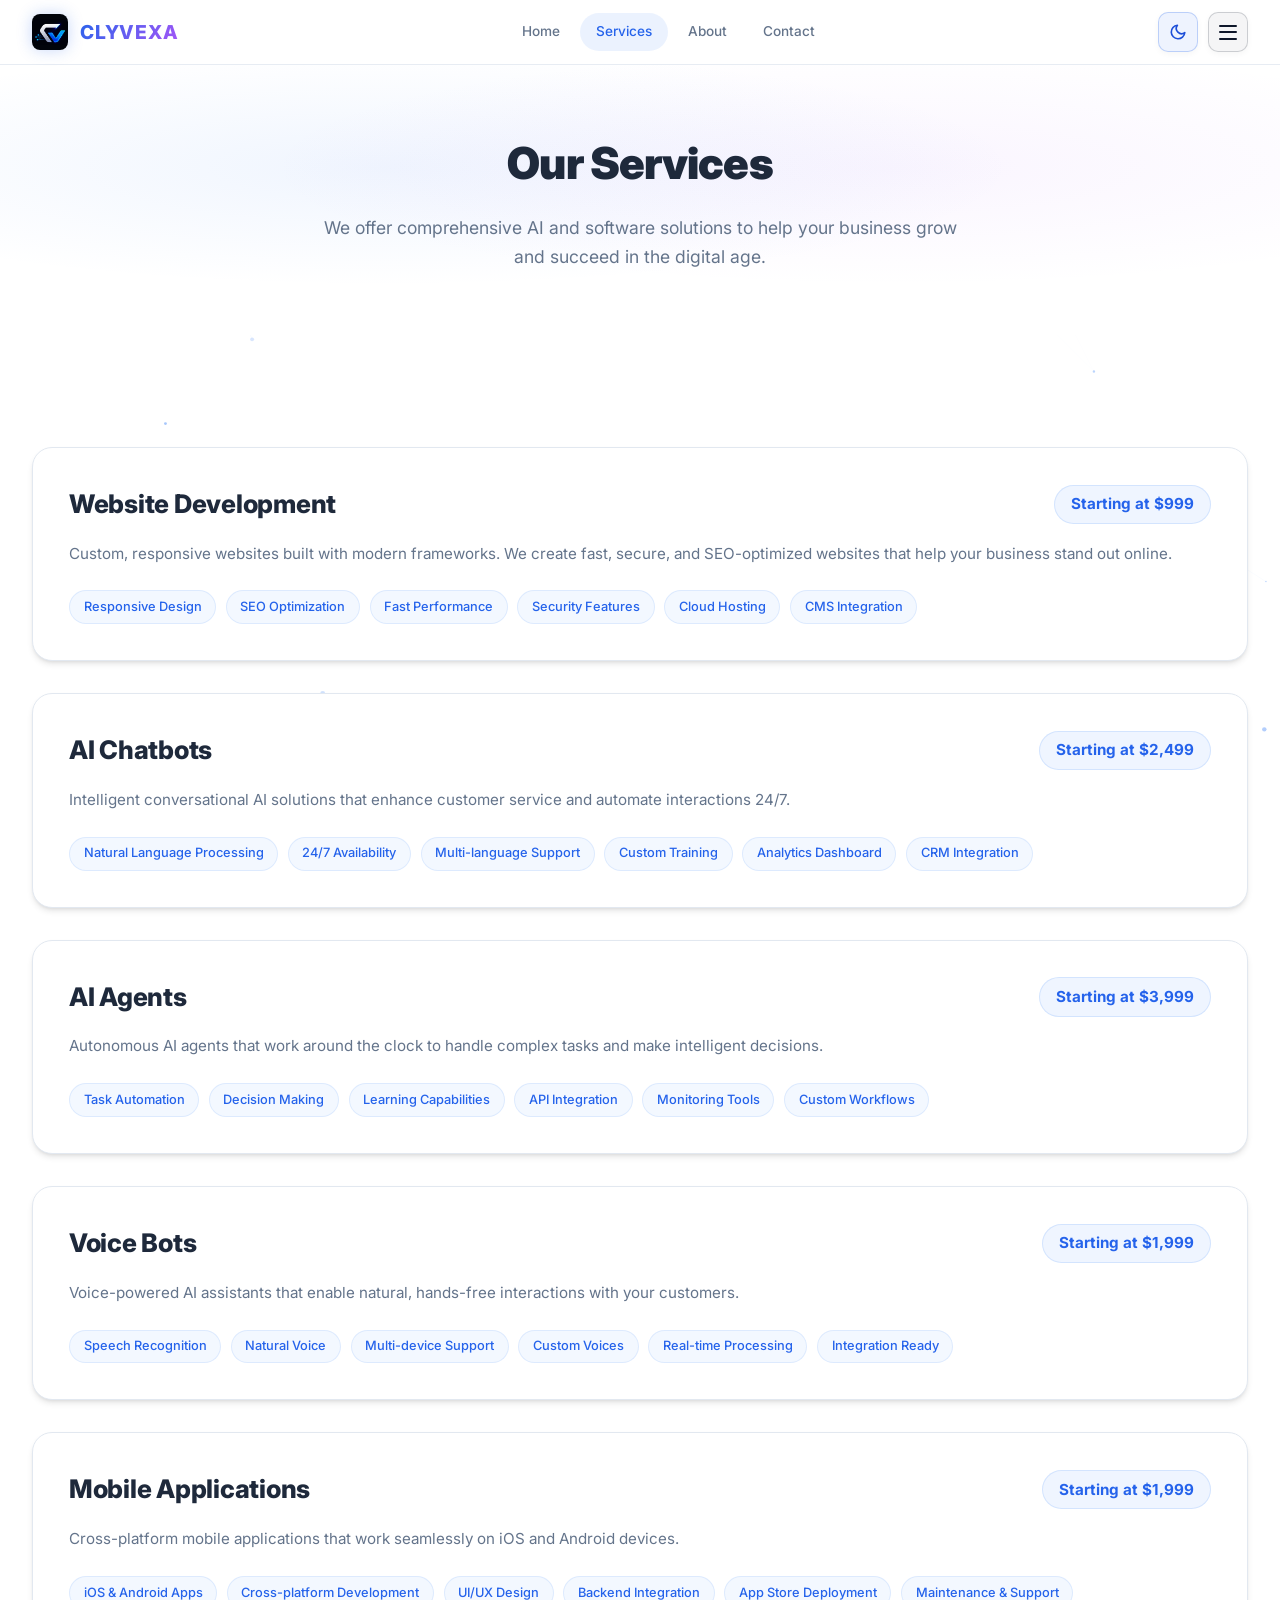
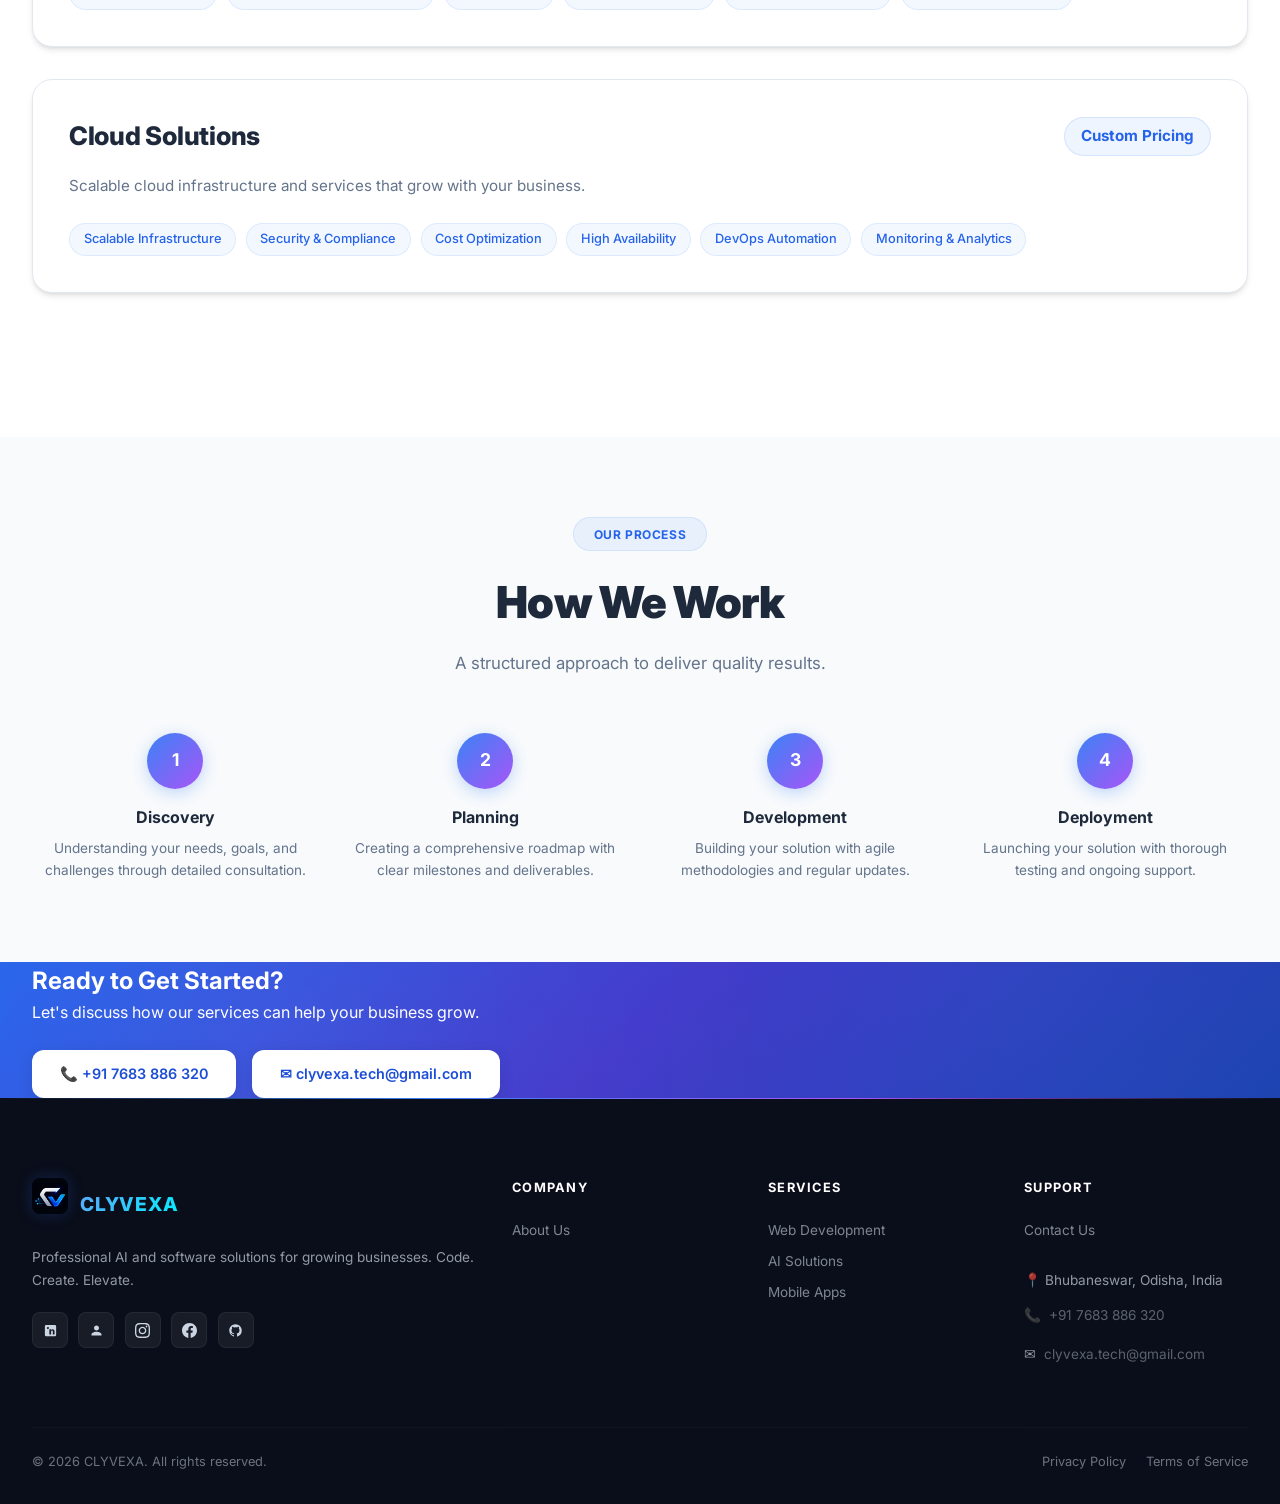
<file: services.html>
<!DOCTYPE html>
<html lang="en" data-theme="light">
<head>
  <meta charset="UTF-8">
  <meta name="viewport" content="width=device-width, initial-scale=1.0">
  <title>Services &amp; Solutions - CLYVEXA | Web, AI Chatbots, Mobile &amp; Cloud</title>
  <meta name="description" content="Explore CLYVEXA's software services: Website Development, Conversational AI Chatbots, Autonomous Agents, Voice Bots, Mobile Apps, and Scalable Cloud Infrastructure.">
  <link rel="canonical" href="https://clyvexa-ten.vercel.app/services">
  <meta name="author" content="Er. Debadattaa Jena (CLYVEXA)">
  <meta property="og:site_name" content="CLYVEXA">
  <meta property="og:title" content="Our Services - CLYVEXA AI &amp; Software Solutions">
  <meta property="og:description" content="Custom web development, AI chatbots, autonomous agents, voice bots, and cloud architecture.">
  <meta property="og:image" content="https://clyvexa-ten.vercel.app/images/logo-mark.png">
  <meta property="og:url" content="https://clyvexa-ten.vercel.app/services">
  <meta property="og:type" content="website">
  <meta name="twitter:card" content="summary">
  <meta name="twitter:title" content="CLYVEXA AI &amp; Software Services">
  <meta name="twitter:description" content="Explore custom engineering services by CLYVEXA and Er. Debadattaa Jena.">
  <link rel="icon" href="favicon.ico" sizes="any">
  <link rel="icon" href="favicon.png" type="image/png">
  <link rel="icon" href="favicon.svg" type="image/svg+xml">
  <link rel="apple-touch-icon" href="apple-touch-icon.png">
  <link rel="stylesheet" href="css/style.css">
  <script>(function(){var t=localStorage.getItem('clyvexa-theme')||(window.matchMedia('(prefers-color-scheme: dark)').matches?'dark':'light');document.documentElement.setAttribute('data-theme',t);})();</script>
  <!-- Schema.org Service Catalog JSON-LD -->
  <script type="application/ld+json">
  {
    "@context": "https://schema.org",
    "@graph": [
      {
        "@type": "WebPage",
        "@id": "https://clyvexa-ten.vercel.app/services#webpage",
        "url": "https://clyvexa-ten.vercel.app/services",
        "name": "Services & Solutions - CLYVEXA",
        "breadcrumb": {
          "@type": "BreadcrumbList",
          "itemListElement": [
            { "@type": "ListItem", "position": 1, "name": "Home", "item": "https://clyvexa-ten.vercel.app/" },
            { "@type": "ListItem", "position": 2, "name": "Services", "item": "https://clyvexa-ten.vercel.app/services" }
          ]
        }
      },
      {
        "@type": "Service",
        "name": "Website Development",
        "provider": { "@type": "Organization", "name": "CLYVEXA", "url": "https://clyvexa-ten.vercel.app/" },
        "description": "Custom, responsive websites built with React, Next.js, and modern best practices.",
        "offers": { "@type": "Offer", "price": "999", "priceCurrency": "USD" }
      },
      {
        "@type": "Service",
        "name": "AI Chatbots",
        "provider": { "@type": "Organization", "name": "CLYVEXA", "url": "https://clyvexa-ten.vercel.app/" },
        "description": "Intelligent conversational AI solutions that automate customer service 24/7.",
        "offers": { "@type": "Offer", "price": "2499", "priceCurrency": "USD" }
      },
      {
        "@type": "Service",
        "name": "Autonomous AI Agents",
        "provider": { "@type": "Organization", "name": "CLYVEXA", "url": "https://clyvexa-ten.vercel.app/" },
        "description": "Autonomous agents that perform complex tasks, workflows, and intelligent decision making.",
        "offers": { "@type": "Offer", "price": "3999", "priceCurrency": "USD" }
      },
      {
        "@type": "Service",
        "name": "Voice Bots",
        "provider": { "@type": "Organization", "name": "CLYVEXA", "url": "https://clyvexa-ten.vercel.app/" },
        "description": "Natural voice-enabled AI assistants for real-time customer engagement.",
        "offers": { "@type": "Offer", "price": "1999", "priceCurrency": "USD" }
      },
      {
        "@type": "Service",
        "name": "Mobile Applications",
        "provider": { "@type": "Organization", "name": "CLYVEXA", "url": "https://clyvexa-ten.vercel.app/" },
        "description": "Cross-platform mobile apps for iOS and Android using React Native and Flutter.",
        "offers": { "@type": "Offer", "price": "1999", "priceCurrency": "USD" }
      },
      {
        "@type": "Service",
        "name": "Cloud Solutions",
        "provider": { "@type": "Organization", "name": "CLYVEXA", "url": "https://clyvexa-ten.vercel.app/" },
        "description": "Scalable DevOps, AWS cloud architecture, and auto-scaling infrastructure."
      }
    ]
  }
  </script>
</head>
<body>

<!-- Particles -->
<canvas id="particles"></canvas>

<!-- Header -->
<header class="header">
  <div class="container header-inner">
    <a href="/" class="header-logo">
      <img src="images/logo-mark.png" alt="CLYVEXA" width="36" height="36">
      <span>CLYVEXA</span>
    </a>
    <nav class="header-nav">
      <a href="/">Home</a>
      <a href="/services" class="active">Services</a>
      <a href="/about">About</a>
      <a href="/contact">Contact</a>
    </nav>
    <div class="header-actions">
      <button id="theme-toggle" class="theme-toggle" aria-label="Toggle theme" title="Toggle Dark/Light Mode">
        <span class="theme-icon-light" aria-hidden="true">
          <svg width="18" height="18" viewBox="0 0 24 24" fill="none" stroke="currentColor" stroke-width="2.2" stroke-linecap="round" stroke-linejoin="round">
            <path d="M21 12.79A9 9 0 1 1 11.21 3 7 7 0 0 0 21 12.79z"></path>
          </svg>
        </span>
        <span class="theme-icon-dark" aria-hidden="true">
          <svg width="18" height="18" viewBox="0 0 24 24" fill="none" stroke="currentColor" stroke-width="2.2" stroke-linecap="round" stroke-linejoin="round">
            <circle cx="12" cy="12" r="5"></circle>
            <line x1="12" y1="1" x2="12" y2="3"></line>
            <line x1="12" y1="21" x2="12" y2="23"></line>
            <line x1="4.22" y1="4.22" x2="5.64" y2="5.64"></line>
            <line x1="18.36" y1="18.36" x2="19.78" y2="19.78"></line>
            <line x1="1" y1="12" x2="3" y2="12"></line>
            <line x1="21" y1="12" x2="23" y2="12"></line>
            <line x1="4.22" y1="19.78" x2="5.64" y2="18.36"></line>
            <line x1="18.36" y1="5.64" x2="19.78" y2="4.22"></line>
          </svg>
        </span>
      </button>
      <button id="mobile-toggle" class="mobile-toggle" aria-label="Toggle Navigation Menu" aria-controls="mobile-menu" aria-expanded="false" title="Menu">
        <span class="menu-bar bar-1"></span>
        <span class="menu-bar bar-2"></span>
        <span class="menu-bar bar-3"></span>
      </button>
    </div>
  </div>
  <div id="mobile-menu" class="mobile-menu">
    <div class="mobile-menu-brand" style="display: flex; align-items: center; gap: 0.75rem; padding-bottom: 1rem; border-bottom: 1px solid var(--border); margin-bottom: 0.5rem;">
      <img src="images/logo-mark.png" alt="CLYVEXA" width="36" height="36" style="width: 2.25rem; height: 2.25rem; border-radius: 6px;">
      <span style="font-weight: 800; font-size: 1.15rem; background: linear-gradient(135deg, var(--primary-600), var(--neon-purple)); -webkit-background-clip: text; -webkit-text-fill-color: transparent; background-clip: text;">CLYVEXA</span>
    </div>
    <a href="/">Home</a>
    <a href="/services">Services</a>
    <a href="/about">About Us</a>
    <a href="/contact">Contact</a>
    <div style="margin-top: auto; padding-top: 1.5rem; border-top: 1px solid var(--border); display: flex; flex-direction: column; gap: 0.75rem;">
      <a href="/contact" class="btn btn-primary" style="text-align: center; justify-content: center; font-size: 0.85rem; padding: 0.7rem 1rem;">Schedule Consultation</a>
      <p style="font-size: 0.78rem; color: var(--text-secondary); text-align: center; margin: 0;">📍 Bhubaneswar, Odisha, India</p>
      <p style="font-size: 0.78rem; color: var(--text-secondary); text-align: center; margin: 0;">📞 +91 7683 886 320</p>
    </div>
  </div>
</header>

<!-- Hero Section -->
<section class="services-hero animate">
  <div class="container">
    <h1>Our Services</h1>
    <p>We offer comprehensive AI and software solutions to help your business grow and succeed in the digital age.</p>
  </div>
</section>

<!-- Services Section -->
<section class="section">
  <div class="container">
    <div class="service-detail animate-left">
      <div class="service-detail-header">
        <h2>Website Development</h2>
        <span class="service-price">Starting at $999</span>
      </div>
      <p>Custom, responsive websites built with modern frameworks. We create fast, secure, and SEO-optimized websites that help your business stand out online.</p>
      <div class="service-features">
        <span class="service-feature">Responsive Design</span>
        <span class="service-feature">SEO Optimization</span>
        <span class="service-feature">Fast Performance</span>
        <span class="service-feature">Security Features</span>
        <span class="service-feature">Cloud Hosting</span>
        <span class="service-feature">CMS Integration</span>
      </div>
    </div>

    <div class="service-detail animate-right">
      <div class="service-detail-header">
        <h2>AI Chatbots</h2>
        <span class="service-price">Starting at $2,499</span>
      </div>
      <p>Intelligent conversational AI solutions that enhance customer service and automate interactions 24/7.</p>
      <div class="service-features">
        <span class="service-feature">Natural Language Processing</span>
        <span class="service-feature">24/7 Availability</span>
        <span class="service-feature">Multi-language Support</span>
        <span class="service-feature">Custom Training</span>
        <span class="service-feature">Analytics Dashboard</span>
        <span class="service-feature">CRM Integration</span>
      </div>
    </div>

    <div class="service-detail animate">
      <div class="service-detail-header">
        <h2>AI Agents</h2>
        <span class="service-price">Starting at $3,999</span>
      </div>
      <p>Autonomous AI agents that work around the clock to handle complex tasks and make intelligent decisions.</p>
      <div class="service-features">
        <span class="service-feature">Task Automation</span>
        <span class="service-feature">Decision Making</span>
        <span class="service-feature">Learning Capabilities</span>
        <span class="service-feature">API Integration</span>
        <span class="service-feature">Monitoring Tools</span>
        <span class="service-feature">Custom Workflows</span>
      </div>
    </div>

    <div class="service-detail animate-left">
      <div class="service-detail-header">
        <h2>Voice Bots</h2>
        <span class="service-price">Starting at $1,999</span>
      </div>
      <p>Voice-powered AI assistants that enable natural, hands-free interactions with your customers.</p>
      <div class="service-features">
        <span class="service-feature">Speech Recognition</span>
        <span class="service-feature">Natural Voice</span>
        <span class="service-feature">Multi-device Support</span>
        <span class="service-feature">Custom Voices</span>
        <span class="service-feature">Real-time Processing</span>
        <span class="service-feature">Integration Ready</span>
      </div>
    </div>

    <div class="service-detail animate-right">
      <div class="service-detail-header">
        <h2>Mobile Applications</h2>
        <span class="service-price">Starting at $1,999</span>
      </div>
      <p>Cross-platform mobile applications that work seamlessly on iOS and Android devices.</p>
      <div class="service-features">
        <span class="service-feature">iOS &amp; Android Apps</span>
        <span class="service-feature">Cross-platform Development</span>
        <span class="service-feature">UI/UX Design</span>
        <span class="service-feature">Backend Integration</span>
        <span class="service-feature">App Store Deployment</span>
        <span class="service-feature">Maintenance &amp; Support</span>
      </div>
    </div>

    <div class="service-detail animate">
      <div class="service-detail-header">
        <h2>Cloud Solutions</h2>
        <span class="service-price">Custom Pricing</span>
      </div>
      <p>Scalable cloud infrastructure and services that grow with your business.</p>
      <div class="service-features">
        <span class="service-feature">Scalable Infrastructure</span>
        <span class="service-feature">Security &amp; Compliance</span>
        <span class="service-feature">Cost Optimization</span>
        <span class="service-feature">High Availability</span>
        <span class="service-feature">DevOps Automation</span>
        <span class="service-feature">Monitoring &amp; Analytics</span>
      </div>
    </div>
  </div>
</section>

<!-- Process Section -->
<section class="process-section">
  <div class="container">
    <div class="section-header animate">
      <span class="badge">Our Process</span>
      <h2>How We Work</h2>
      <p>A structured approach to deliver quality results.</p>
    </div>
    <div class="process-steps">
      <div class="process-step animate">
        <div class="process-step-number">1</div>
        <h3>Discovery</h3>
        <p>Understanding your needs, goals, and challenges through detailed consultation.</p>
      </div>
      <div class="process-step animate-left">
        <div class="process-step-number">2</div>
        <h3>Planning</h3>
        <p>Creating a comprehensive roadmap with clear milestones and deliverables.</p>
      </div>
      <div class="process-step animate-right">
        <div class="process-step-number">3</div>
        <h3>Development</h3>
        <p>Building your solution with agile methodologies and regular updates.</p>
      </div>
      <div class="process-step animate">
        <div class="process-step-number">4</div>
        <h3>Deployment</h3>
        <p>Launching your solution with thorough testing and ongoing support.</p>
      </div>
    </div>
  </div>
</section>

<!-- CTA Section -->
<section class="cta-section animate">
  <div class="container">
    <h2>Ready to Get Started?</h2>
    <p>Let's discuss how our services can help your business grow.</p>
    <div class="cta-contact">
      <a href="tel:+917683886320" class="btn btn-white">&#128222; +91 7683 886 320</a>
      <a href="mailto:clyvexa.tech@gmail.com" class="btn btn-white">&#9993; clyvexa.tech@gmail.com</a>
    </div>
  </div>
</section>

<!-- Footer -->
<footer class="footer">
  <div class="container">
    <div class="footer-grid">
      <div class="footer-brand">
        <a href="/" class="footer-logo">
          <img src="images/logo-mark.png" alt="CLYVEXA" width="36" height="36">
          <span>CLYVEXA</span>
        </a>
        <p>Professional AI and software solutions for growing businesses. Code. Create. Elevate.</p>
        <div class="footer-social">
          <a href="https://www.linkedin.com/company/clyvexa/" target="_blank" rel="noopener" title="CLYVEXA LinkedIn Page" aria-label="CLYVEXA LinkedIn Page">
            <svg width="15" height="15" fill="currentColor" viewBox="0 0 24 24"><path d="M19 3a2 2 0 0 1 2 2v14a2 2 0 0 1-2 2H5a2 2 0 0 1-2-2V5a2 2 0 0 1 2-2h14m-.5 15.5v-5.3a3.26 3.26 0 0 0-3.26-3.26c-.85 0-1.84.52-2.28 1.3v-1.11h-2.79v8.37h2.79v-4.93c0-.77.62-1.4 1.39-1.4a1.4 1.4 0 0 1 1.4 1.4v4.93h2.75M6.46 10.9h2.79v8.37H6.46v-8.37M7.86 6.3a1.63 1.63 0 0 0-1.62 1.62c0 .9.72 1.63 1.62 1.63.9 0 1.63-.73 1.63-1.63 0-.9-.73-1.62-1.63-1.62Z"/></svg>
          </a>
          <a href="https://www.linkedin.com/in/er-debadattaa-jena-a13a72300" target="_blank" rel="noopener" title="Founder LinkedIn - Er. Debadattaa Jena" aria-label="Founder LinkedIn Profile">
            <svg width="15" height="15" fill="currentColor" viewBox="0 0 24 24"><path d="M12 12c2.21 0 4-1.79 4-4s-1.79-4-4-4-4 1.79-4 4 1.79 4 4 4zm0 2c-2.67 0-8 1.34-8 4v2h16v-2c0-2.66-5.33-4-8-4z"/></svg>
          </a>
          <a href="https://www.instagram.com/clyvexa.tech/" target="_blank" rel="noopener" title="Instagram @clyvexa.tech" aria-label="Instagram">
            <svg width="15" height="15" fill="currentColor" viewBox="0 0 24 24"><path d="M12 2.163c3.204 0 3.584.012 4.85.07 3.252.148 4.771 1.691 4.919 4.919.058 1.265.069 1.645.069 4.849 0 3.205-.012 3.584-.069 4.849-.149 3.225-1.664 4.771-4.919 4.919-1.266.058-1.644.07-4.85.07-3.204 0-3.584-.012-4.849-.07-3.26-.149-4.771-1.699-4.919-4.92-.058-1.265-.07-1.644-.07-4.849 0-3.204.013-3.583.07-4.849.149-3.227 1.664-4.771 4.919-4.919 1.266-.057 1.645-.069 4.849-.069zm0-2.163c-3.259 0-3.667.014-4.947.072-4.358.2-6.78 2.618-6.98 6.98-.059 1.281-.073 1.689-.073 4.948 0 3.259.014 3.668.072 4.948.2 4.358 2.618 6.78 6.98 6.98 1.281.058 1.689.072 4.948.072 3.259 0 3.668-.014 4.948-.072 4.354-.2 6.782-2.618 6.979-6.98.059-1.28.073-1.689.073-4.948 0-3.259-.014-3.667-.072-4.947-.196-4.354-2.617-6.78-6.979-6.98-1.281-.059-1.69-.073-4.949-.073zm0 5.838c-3.403 0-6.162 2.759-6.162 6.162s2.759 6.163 6.162 6.163 6.162-2.759 6.162-6.163c0-3.403-2.759-6.162-6.162-6.162zm0 10.162c-2.209 0-4-1.79-4-4 0-2.209 1.791-4 4-4s4 1.791 4 4c0 2.21-1.791 4-4 4zm6.406-11.845c-.796 0-1.441.645-1.441 1.44s.645 1.44 1.441 1.44c.795 0 1.439-.645 1.439-1.44s-.644-1.44-1.439-1.44z"/></svg>
          </a>
          <a href="https://www.facebook.com/clyvexa.tech/" target="_blank" rel="noopener" title="Facebook @clyvexa.tech" aria-label="Facebook">
            <svg width="15" height="15" fill="currentColor" viewBox="0 0 24 24"><path d="M24 12.073c0-6.627-5.373-12-12-12s-12 5.373-12 12c0 5.99 4.388 10.954 10.125 11.854v-8.385H7.078v-3.47h3.047V9.43c0-3.007 1.792-4.669 4.533-4.669 1.312 0 2.686.235 2.686.235v2.953H15.83c-1.491 0-1.956.925-1.956 1.874v2.25h3.328l-.532 3.47h-2.796v8.385C19.612 23.027 24 18.062 24 12.073z"/></svg>
          </a>
          <a href="https://github.com/Debadatta-jena" target="_blank" rel="noopener" title="GitHub - Debadatta Jena" aria-label="GitHub">
            <svg width="15" height="15" fill="currentColor" viewBox="0 0 24 24"><path d="M12 2C6.477 2 2 6.484 2 12.017c0 4.425 2.865 8.18 6.839 9.504.5.092.682-.217.682-.483 0-.237-.008-.868-.013-1.703-2.782.605-3.369-1.343-3.369-1.343-.454-1.158-1.11-1.466-1.11-1.466-.908-.62.069-.608.069-.608 1.003.07 1.53 1.032 1.53 1.032.892 1.53 2.341 1.088 2.91.832.092-.647.35-1.088.636-1.338-2.22-.253-4.555-1.113-4.555-4.951 0-1.093.39-1.988 1.029-2.688-.103-.253-.446-1.272.098-2.65 0 0 .84-.27 2.75 1.026A9.564 9.564 0 0 1 12 6.844c.85.004 1.705.115 2.504.337 1.909-1.296 2.747-1.027 2.747-1.027.546 1.379.202 2.398.1 2.651.64.7 1.028 1.595 1.028 2.688 0 3.848-2.339 4.695-4.566 4.943.359.309.678.92.678 1.855 0 1.338-.012 2.419-.012 2.747 0 .268.18.58.688.482A10.019 10.019 0 0 0 22 12.017C22 6.484 17.522 2 12 2z"/></svg>
          </a>
        </div>
      </div>
      <div class="footer-col">
        <h4>Company</h4>
        <a href="/about">About Us</a>
      </div>
      <div class="footer-col">
        <h4>Services</h4>
        <a href="/services">Web Development</a>
        <a href="/services">AI Solutions</a>
        <a href="/services">Mobile Apps</a>
      </div>
      <div class="footer-col">
        <h4>Support</h4>
        <a href="/contact">Contact Us</a>
        <div class="footer-contact">
          <div class="footer-contact-item">&#128205; Bhubaneswar, Odisha, India</div>
          <div class="footer-contact-item">&#128222; <a href="tel:+917683886320">+91 7683 886 320</a></div>
          <div class="footer-contact-item">&#9993; <a href="mailto:clyvexa.tech@gmail.com">clyvexa.tech@gmail.com</a></div>
        </div>
      </div>
    </div>
    <div class="footer-bottom">
      <span>&copy; 2026 CLYVEXA. All rights reserved.</span>
      <span>
        <a href="/privacy" style="margin-right: 1rem;">Privacy Policy</a>
        <a href="/terms">Terms of Service</a>
      </span>
    </div>
  </div>
</footer>

<script src="js/age-counter.js"></script>
<script src="js/main.js"></script>
</body>
</html>
</file>
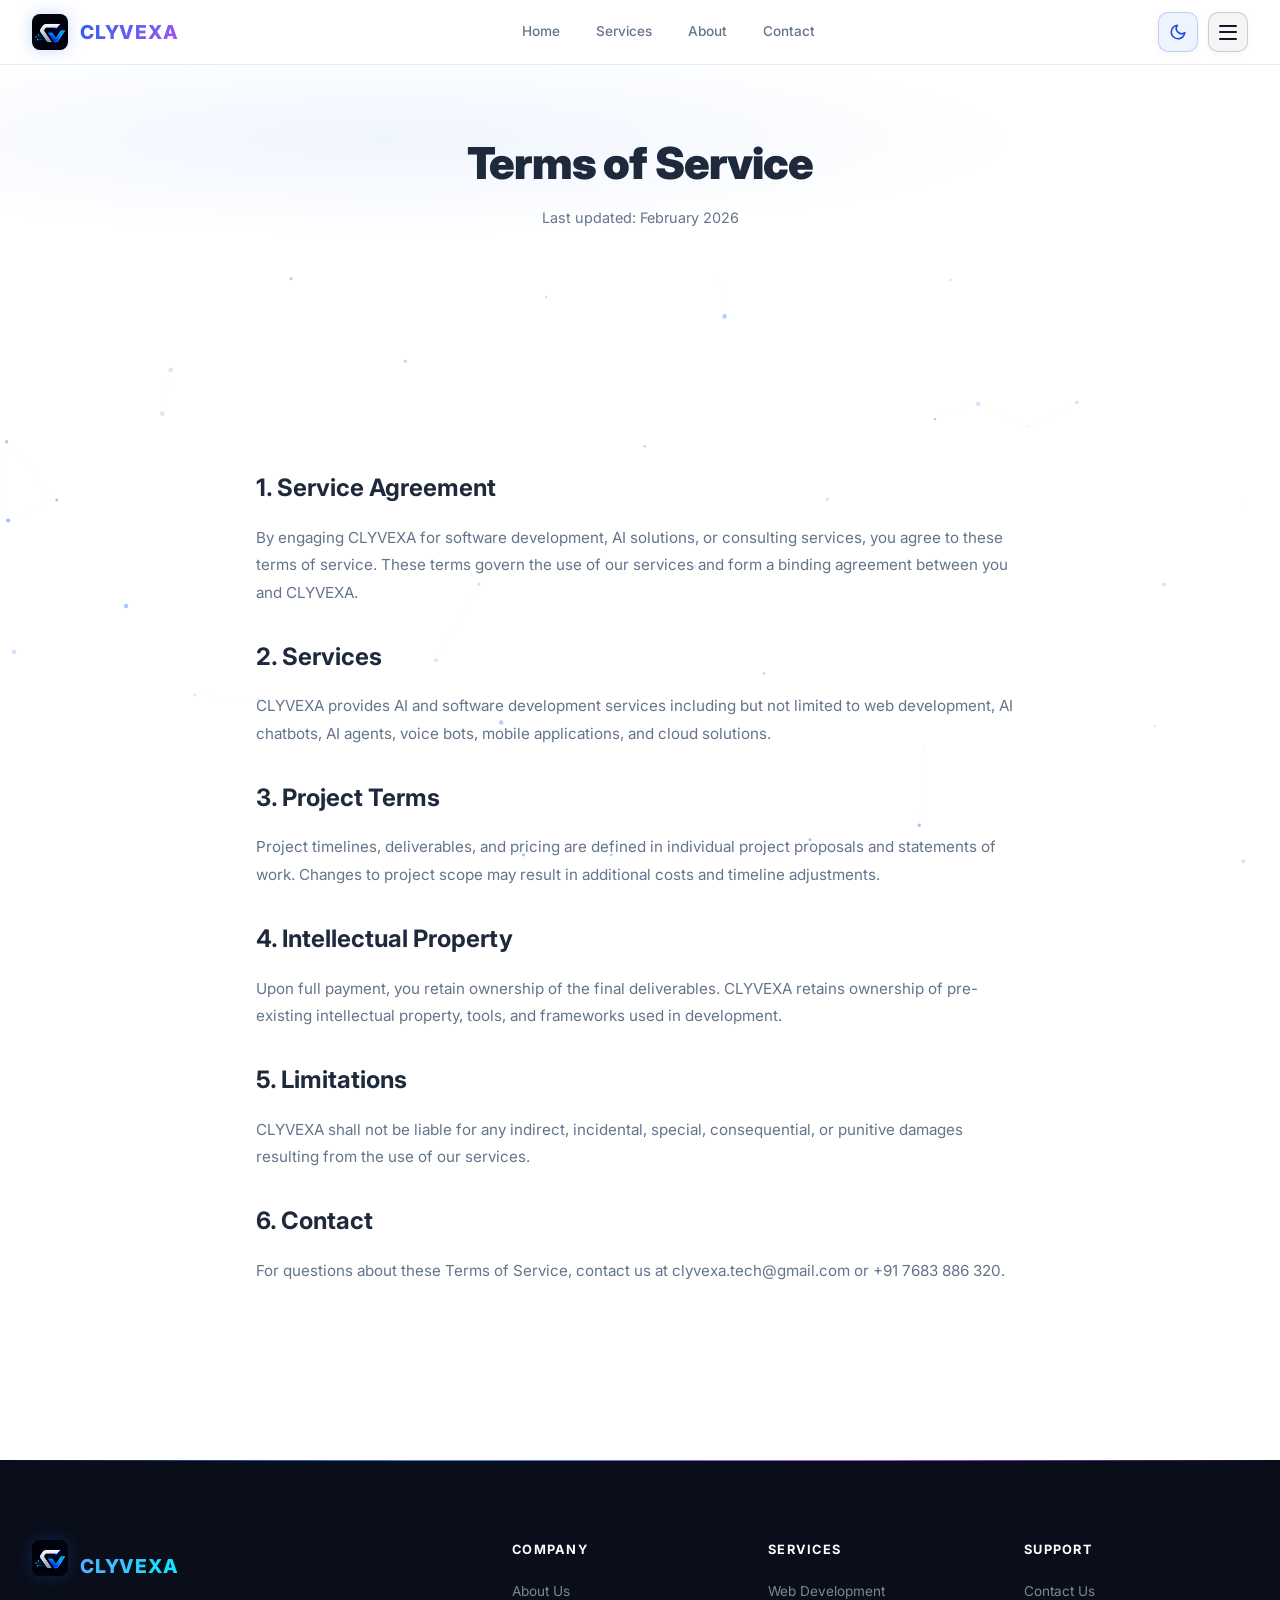
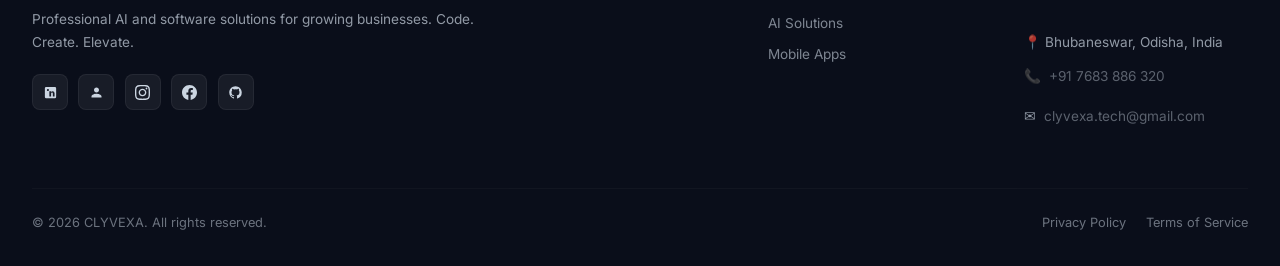
<file: terms.html>
<!DOCTYPE html>
<html lang="en" data-theme="light">
<head>
  <meta charset="UTF-8">
  <meta name="viewport" content="width=device-width, initial-scale=1.0">
  <title>Terms of Service - CLYVEXA</title>
  <meta name="description" content="CLYVEXA Terms of Service. Review the terms governing the use of our services.">
  <link rel="canonical" href="https://clyvexa-ten.vercel.app/terms">
  <meta name="author" content="Er. Debadattaa Jena (CLYVEXA)">
  <meta property="og:site_name" content="CLYVEXA">
  <meta property="og:title" content="Terms of Service - CLYVEXA">
  <meta property="og:description" content="CLYVEXA Terms of Service and engagement terms.">
  <meta property="og:image" content="https://clyvexa-ten.vercel.app/images/logo-mark.png">
  <meta property="og:url" content="https://clyvexa-ten.vercel.app/terms">
  <meta property="og:type" content="website">
  <meta name="twitter:card" content="summary">
  <link rel="icon" href="favicon.ico" sizes="any">
  <link rel="icon" href="favicon.png" type="image/png">
  <link rel="icon" href="favicon.svg" type="image/svg+xml">
  <link rel="apple-touch-icon" href="apple-touch-icon.png">
  <link rel="stylesheet" href="css/style.css">
  <script>(function(){var t=localStorage.getItem('clyvexa-theme')||(window.matchMedia('(prefers-color-scheme: dark)').matches?'dark':'light');document.documentElement.setAttribute('data-theme',t);})();</script>
  <script type="application/ld+json">
  {
    "@context": "https://schema.org",
    "@type": "WebPage",
    "name": "Terms of Service - CLYVEXA",
    "url": "https://clyvexa-ten.vercel.app/terms"
  }
  </script>
</head>
<body>

<!-- Particles -->
<canvas id="particles"></canvas>

<!-- Header -->
<header class="header">
  <div class="container header-inner">
    <a href="/" class="header-logo">
      <img src="images/logo-mark.png" alt="CLYVEXA" width="36" height="36">
      <span>CLYVEXA</span>
    </a>
    <nav class="header-nav">
      <a href="/">Home</a>
      <a href="/services">Services</a>
      <a href="/about">About</a>
      <a href="/contact">Contact</a>
    </nav>
    <div class="header-actions">
      <button id="theme-toggle" class="theme-toggle" aria-label="Toggle theme" title="Toggle Dark/Light Mode">
        <span class="theme-icon-light" aria-hidden="true">
          <svg width="18" height="18" viewBox="0 0 24 24" fill="none" stroke="currentColor" stroke-width="2.2" stroke-linecap="round" stroke-linejoin="round">
            <path d="M21 12.79A9 9 0 1 1 11.21 3 7 7 0 0 0 21 12.79z"></path>
          </svg>
        </span>
        <span class="theme-icon-dark" aria-hidden="true">
          <svg width="18" height="18" viewBox="0 0 24 24" fill="none" stroke="currentColor" stroke-width="2.2" stroke-linecap="round" stroke-linejoin="round">
            <circle cx="12" cy="12" r="5"></circle>
            <line x1="12" y1="1" x2="12" y2="3"></line>
            <line x1="12" y1="21" x2="12" y2="23"></line>
            <line x1="4.22" y1="4.22" x2="5.64" y2="5.64"></line>
            <line x1="18.36" y1="18.36" x2="19.78" y2="19.78"></line>
            <line x1="1" y1="12" x2="3" y2="12"></line>
            <line x1="21" y1="12" x2="23" y2="12"></line>
            <line x1="4.22" y1="19.78" x2="5.64" y2="18.36"></line>
            <line x1="18.36" y1="5.64" x2="19.78" y2="4.22"></line>
          </svg>
        </span>
      </button>
      <button id="mobile-toggle" class="mobile-toggle" aria-label="Toggle Navigation Menu" aria-controls="mobile-menu" aria-expanded="false" title="Menu">
        <span class="menu-bar bar-1"></span>
        <span class="menu-bar bar-2"></span>
        <span class="menu-bar bar-3"></span>
      </button>
    </div>
  </div>
  <div id="mobile-menu" class="mobile-menu">
    <div class="mobile-menu-brand" style="display: flex; align-items: center; gap: 0.75rem; padding-bottom: 1rem; border-bottom: 1px solid var(--border); margin-bottom: 0.5rem;">
      <img src="images/logo-mark.png" alt="CLYVEXA" width="36" height="36" style="width: 2.25rem; height: 2.25rem; border-radius: 6px;">
      <span style="font-weight: 800; font-size: 1.15rem; background: linear-gradient(135deg, var(--primary-600), var(--neon-purple)); -webkit-background-clip: text; -webkit-text-fill-color: transparent; background-clip: text;">CLYVEXA</span>
    </div>
    <a href="/">Home</a>
    <a href="/services">Services</a>
    <a href="/about">About Us</a>
    <a href="/contact">Contact</a>
    <div style="margin-top: auto; padding-top: 1.5rem; border-top: 1px solid var(--border); display: flex; flex-direction: column; gap: 0.75rem;">
      <a href="/contact" class="btn btn-primary" style="text-align: center; justify-content: center; font-size: 0.85rem; padding: 0.7rem 1rem;">Schedule Consultation</a>
      <p style="font-size: 0.78rem; color: var(--text-secondary); text-align: center; margin: 0;">📍 Bhubaneswar, Odisha, India</p>
      <p style="font-size: 0.78rem; color: var(--text-secondary); text-align: center; margin: 0;">📞 +91 7683 886 320</p>
    </div>
  </div>
</header>

<!-- Hero -->
<section class="legal-hero animate">
  <div class="container">
    <h1>Terms of Service</h1>
    <p class="date">Last updated: February 2026</p>
  </div>
</section>

<!-- Content -->
<section class="section">
  <div class="container">
    <div class="legal-content animate">
      <h2>1. Service Agreement</h2>
      <p>By engaging CLYVEXA for software development, AI solutions, or consulting services, you agree to these terms of service. These terms govern the use of our services and form a binding agreement between you and CLYVEXA.</p>

      <h2>2. Services</h2>
      <p>CLYVEXA provides AI and software development services including but not limited to web development, AI chatbots, AI agents, voice bots, mobile applications, and cloud solutions.</p>

      <h2>3. Project Terms</h2>
      <p>Project timelines, deliverables, and pricing are defined in individual project proposals and statements of work. Changes to project scope may result in additional costs and timeline adjustments.</p>

      <h2>4. Intellectual Property</h2>
      <p>Upon full payment, you retain ownership of the final deliverables. CLYVEXA retains ownership of pre-existing intellectual property, tools, and frameworks used in development.</p>

      <h2>5. Limitations</h2>
      <p>CLYVEXA shall not be liable for any indirect, incidental, special, consequential, or punitive damages resulting from the use of our services.</p>

      <h2>6. Contact</h2>
      <p>For questions about these Terms of Service, contact us at <a href="mailto:clyvexa.tech@gmail.com">clyvexa.tech@gmail.com</a> or <a href="tel:+917683886320">+91 7683 886 320</a>.</p>
    </div>
  </div>
</section>

<!-- Footer -->
<footer class="footer">
  <div class="container">
    <div class="footer-grid">
      <div class="footer-brand">
        <a href="/" class="footer-logo">
          <img src="images/logo-mark.png" alt="CLYVEXA" width="36" height="36">
          <span>CLYVEXA</span>
        </a>
        <p>Professional AI and software solutions for growing businesses. Code. Create. Elevate.</p>
        <div class="footer-social">
          <a href="https://www.linkedin.com/company/clyvexa/" target="_blank" rel="noopener" title="CLYVEXA LinkedIn Page" aria-label="CLYVEXA LinkedIn Page">
            <svg width="15" height="15" fill="currentColor" viewBox="0 0 24 24"><path d="M19 3a2 2 0 0 1 2 2v14a2 2 0 0 1-2 2H5a2 2 0 0 1-2-2V5a2 2 0 0 1 2-2h14m-.5 15.5v-5.3a3.26 3.26 0 0 0-3.26-3.26c-.85 0-1.84.52-2.28 1.3v-1.11h-2.79v8.37h2.79v-4.93c0-.77.62-1.4 1.39-1.4a1.4 1.4 0 0 1 1.4 1.4v4.93h2.75M6.46 10.9h2.79v8.37H6.46v-8.37M7.86 6.3a1.63 1.63 0 0 0-1.62 1.62c0 .9.72 1.63 1.62 1.63.9 0 1.63-.73 1.63-1.63 0-.9-.73-1.62-1.63-1.62Z"/></svg>
          </a>
          <a href="https://www.linkedin.com/in/er-debadattaa-jena-a13a72300" target="_blank" rel="noopener" title="Founder LinkedIn - Er. Debadattaa Jena" aria-label="Founder LinkedIn Profile">
            <svg width="15" height="15" fill="currentColor" viewBox="0 0 24 24"><path d="M12 12c2.21 0 4-1.79 4-4s-1.79-4-4-4-4 1.79-4 4 1.79 4 4 4zm0 2c-2.67 0-8 1.34-8 4v2h16v-2c0-2.66-5.33-4-8-4z"/></svg>
          </a>
          <a href="https://www.instagram.com/clyvexa.tech/" target="_blank" rel="noopener" title="Instagram @clyvexa.tech" aria-label="Instagram">
            <svg width="15" height="15" fill="currentColor" viewBox="0 0 24 24"><path d="M12 2.163c3.204 0 3.584.012 4.85.07 3.252.148 4.771 1.691 4.919 4.919.058 1.265.069 1.645.069 4.849 0 3.205-.012 3.584-.069 4.849-.149 3.225-1.664 4.771-4.919 4.919-1.266.058-1.644.07-4.85.07-3.204 0-3.584-.012-4.849-.07-3.26-.149-4.771-1.699-4.919-4.92-.058-1.265-.07-1.644-.07-4.849 0-3.204.013-3.583.07-4.849.149-3.227 1.664-4.771 4.919-4.919 1.266-.057 1.645-.069 4.849-.069zm0-2.163c-3.259 0-3.667.014-4.947.072-4.358.2-6.78 2.618-6.98 6.98-.059 1.281-.073 1.689-.073 4.948 0 3.259.014 3.668.072 4.948.2 4.358 2.618 6.78 6.98 6.98 1.281.058 1.689.072 4.948.072 3.259 0 3.668-.014 4.948-.072 4.354-.2 6.782-2.618 6.979-6.98.059-1.28.073-1.689.073-4.948 0-3.259-.014-3.667-.072-4.947-.196-4.354-2.617-6.78-6.979-6.98-1.281-.059-1.69-.073-4.949-.073zm0 5.838c-3.403 0-6.162 2.759-6.162 6.162s2.759 6.163 6.162 6.163 6.162-2.759 6.162-6.163c0-3.403-2.759-6.162-6.162-6.162zm0 10.162c-2.209 0-4-1.79-4-4 0-2.209 1.791-4 4-4s4 1.791 4 4c0 2.21-1.791 4-4 4zm6.406-11.845c-.796 0-1.441.645-1.441 1.44s.645 1.44 1.441 1.44c.795 0 1.439-.645 1.439-1.44s-.644-1.44-1.439-1.44z"/></svg>
          </a>
          <a href="https://www.facebook.com/clyvexa.tech/" target="_blank" rel="noopener" title="Facebook @clyvexa.tech" aria-label="Facebook">
            <svg width="15" height="15" fill="currentColor" viewBox="0 0 24 24"><path d="M24 12.073c0-6.627-5.373-12-12-12s-12 5.373-12 12c0 5.99 4.388 10.954 10.125 11.854v-8.385H7.078v-3.47h3.047V9.43c0-3.007 1.792-4.669 4.533-4.669 1.312 0 2.686.235 2.686.235v2.953H15.83c-1.491 0-1.956.925-1.956 1.874v2.25h3.328l-.532 3.47h-2.796v8.385C19.612 23.027 24 18.062 24 12.073z"/></svg>
          </a>
          <a href="https://github.com/Debadatta-jena" target="_blank" rel="noopener" title="GitHub - Debadatta Jena" aria-label="GitHub">
            <svg width="15" height="15" fill="currentColor" viewBox="0 0 24 24"><path d="M12 2C6.477 2 2 6.484 2 12.017c0 4.425 2.865 8.18 6.839 9.504.5.092.682-.217.682-.483 0-.237-.008-.868-.013-1.703-2.782.605-3.369-1.343-3.369-1.343-.454-1.158-1.11-1.466-1.11-1.466-.908-.62.069-.608.069-.608 1.003.07 1.53 1.032 1.53 1.032.892 1.53 2.341 1.088 2.91.832.092-.647.35-1.088.636-1.338-2.22-.253-4.555-1.113-4.555-4.951 0-1.093.39-1.988 1.029-2.688-.103-.253-.446-1.272.098-2.65 0 0 .84-.27 2.75 1.026A9.564 9.564 0 0 1 12 6.844c.85.004 1.705.115 2.504.337 1.909-1.296 2.747-1.027 2.747-1.027.546 1.379.202 2.398.1 2.651.64.7 1.028 1.595 1.028 2.688 0 3.848-2.339 4.695-4.566 4.943.359.309.678.92.678 1.855 0 1.338-.012 2.419-.012 2.747 0 .268.18.58.688.482A10.019 10.019 0 0 0 22 12.017C22 6.484 17.522 2 12 2z"/></svg>
          </a>
        </div>
      </div>
      <div class="footer-col">
        <h4>Company</h4>
        <a href="/about">About Us</a>
      </div>
      <div class="footer-col">
        <h4>Services</h4>
        <a href="/services">Web Development</a>
        <a href="/services">AI Solutions</a>
        <a href="/services">Mobile Apps</a>
      </div>
      <div class="footer-col">
        <h4>Support</h4>
        <a href="/contact">Contact Us</a>
        <div class="footer-contact">
          <div class="footer-contact-item">&#128205; Bhubaneswar, Odisha, India</div>
          <div class="footer-contact-item">&#128222; <a href="tel:+917683886320">+91 7683 886 320</a></div>
          <div class="footer-contact-item">&#9993; <a href="mailto:clyvexa.tech@gmail.com">clyvexa.tech@gmail.com</a></div>
        </div>
      </div>
    </div>
    <div class="footer-bottom">
      <span>&copy; 2026 CLYVEXA. All rights reserved.</span>
      <span>
        <a href="/privacy" style="margin-right: 1rem;">Privacy Policy</a>
        <a href="/terms">Terms of Service</a>
      </span>
    </div>
  </div>
</footer>

<script src="js/age-counter.js"></script>
<script src="js/main.js"></script>
</body>
</html>
</file>
<file: css/style.css>
/* ===== CLYVEXA — Advanced UI Styles ===== */

@import url('https://fonts.googleapis.com/css2?family=Inter:wght@300;400;500;600;700;800;900&display=swap');

/* --- Variables --- */
:root {
  --primary-50: #eff6ff; --primary-100: #dbeafe; --primary-200: #bfdbfe;
  --primary-300: #93c5fd; --primary-400: #60a5fa; --primary-500: #3b82f6;
  --primary-600: #2563eb; --primary-700: #1d4ed8; --primary-800: #1e40af; --primary-900: #1e3a8a;
  --secondary-50: #f8fafc; --secondary-100: #f1f5f9; --secondary-200: #e2e8f0;
  --secondary-300: #cbd5e1; --secondary-400: #94a3b8; --secondary-500: #64748b;
  --secondary-600: #475569; --secondary-700: #334155; --secondary-800: #1e293b; --secondary-900: #0f172a;
  --neon-cyan: #00f0ff; --neon-purple: #a855f7; --neon-pink: #ec4899;
  --font: 'Inter', -apple-system, BlinkMacSystemFont, 'Segoe UI', sans-serif;
  --bg: #ffffff; --bg-secondary: #f8fafc; --text: #1e293b; --text-secondary: #64748b;
  --border: #e2e8f0; --card-bg: #ffffff;
  --card-shadow: 0 4px 6px -1px rgba(0,0,0,0.1), 0 2px 4px -2px rgba(0,0,0,0.1);
  --card-shadow-hover: 0 25px 50px -12px rgba(0,0,0,0.15);
  --header-bg: rgba(255,255,255,0.7); --header-border: rgba(226,232,240,0.8);
}
[data-theme="dark"] {
  --bg: #0a0e1a; --bg-secondary: #111827; --text: #f1f5f9; --text-secondary: #94a3b8;
  --border: #1e293b; --card-bg: rgba(30,41,59,0.6);
  --card-shadow: 0 4px 20px rgba(0,0,0,0.4);
  --card-shadow-hover: 0 25px 50px rgba(0,0,0,0.5);
  --header-bg: rgba(10,14,26,0.7); --header-border: rgba(30,41,59,0.8);
}
[data-theme="dark"] .hero-badge {
  color: var(--primary-300); background: rgba(59,130,246,0.15); border-color: rgba(96,165,250,0.3);
}
[data-theme="dark"] .section-header .badge {
  color: var(--primary-300); background: rgba(59,130,246,0.15); border-color: rgba(96,165,250,0.3);
}
[data-theme="dark"] .card-features span {
  color: var(--primary-300); background: rgba(59,130,246,0.15); border-color: rgba(96,165,250,0.25);
}
[data-theme="dark"] .header-nav a:hover, [data-theme="dark"] .header-nav a.active {
  color: var(--neon-cyan); background: rgba(0,240,255,0.08);
}
[data-theme="dark"] .team-role { color: var(--primary-400); }
[data-theme="dark"] .contact-item a { color: var(--primary-400); }
[data-theme="dark"] .contact-item a:hover { color: var(--neon-cyan); }
[data-theme="dark"] .btn-outline { border-color: rgba(255,255,255,0.2); color: #fff; }
[data-theme="dark"] .btn-outline:hover { border-color: var(--neon-cyan); color: var(--neon-cyan); box-shadow: 0 0 20px rgba(0,240,255,0.2); }
.hero-logo { display: none; }
.floating-logo { display: none; }

/* --- Reset --- */
*, *::before, *::after { box-sizing: border-box; margin: 0; padding: 0; }
html { scroll-behavior: smooth; }
body {
  font-family: var(--font); background: var(--bg); color: var(--text);
  line-height: 1.6; overflow-x: hidden; transition: background 0.4s, color 0.4s;
}
a { color: inherit; text-decoration: none; }
img { max-width: 100%; height: auto; display: block; }
ul { list-style: none; }

/* --- Custom Cursor --- */
.cursor-dot {
  width: 8px; height: 8px; background: var(--primary-500);
  border-radius: 50%; position: fixed; top: 0; left: 0;
  pointer-events: none; z-index: 99999;
  transition: transform 0.08s ease-out, opacity 0.3s ease, background-color 0.2s;
  mix-blend-mode: difference;
  opacity: 0;
}
.cursor-dot.hover {
  transform: scale(2.2);
  background: var(--neon-cyan);
}
.cursor-ring {
  width: 36px; height: 36px; border: 2px solid var(--primary-400);
  border-radius: 50%; position: fixed; top: 0; left: 0;
  pointer-events: none; z-index: 99998;
  transition: width 0.25s, height 0.25s, border-color 0.25s, opacity 0.3s ease, background-color 0.25s;
  transform: translate(-50%, -50%);
  opacity: 0;
}
.cursor-ring.hover {
  width: 52px; height: 52px;
  border-color: var(--neon-cyan);
  background: rgba(0,240,255,0.06);
}
@media (max-width: 768px) { .cursor-dot, .cursor-ring { display: none !important; } }

/* --- Particle Canvas --- */
#particles { position: fixed; inset: 0; z-index: 0; pointer-events: none; }

/* --- Scrollbar --- */
::-webkit-scrollbar { width: 6px; }
::-webkit-scrollbar-track { background: transparent; }
::-webkit-scrollbar-thumb { background: var(--primary-500); border-radius: 999px; }

/* --- Container --- */
.container { max-width: 1280px; margin: 0 auto; padding: 0 1rem; }
@media (min-width: 640px) { .container { padding: 0 1.5rem; } }
@media (min-width: 1024px) { .container { padding: 0 2rem; } }

/* --- Section --- */
.section { padding: 5rem 0; position: relative; }
@media (min-width: 1024px) { .section { padding: 7rem 0; } }

/* --- Splash Screen --- */
.splash-screen {
  position: fixed; inset: 0; z-index: 9999;
  background: #000; display: flex; align-items: center; justify-content: center;
  flex-direction: column; gap: 1.5rem; opacity: 1; transition: opacity 1s ease, visibility 1s;
}
.splash-screen.hide { opacity: 0; visibility: hidden; }
.splash-screen::before {
  content: ''; position: absolute; inset: 0;
  background: radial-gradient(circle at 30% 40%, rgba(59,130,246,0.15), transparent 50%),
              radial-gradient(circle at 70% 60%, rgba(168,85,247,0.1), transparent 50%);
}
.splash-logo { width: 10rem; height: auto; animation: splashPulse 2s ease-in-out infinite; position: relative; z-index: 1; }
.splash-title {
  color: #fff; font-size: 2.5rem; font-weight: 800; letter-spacing: 0.2em;
  opacity: 0; animation: typeIn 1s 0.5s forwards; position: relative; z-index: 1;
  background: linear-gradient(135deg, #fff, var(--primary-300));
  -webkit-background-clip: text; -webkit-text-fill-color: transparent; background-clip: text;
}
.splash-subtitle {
  color: var(--primary-400); font-size: 1rem; letter-spacing: 0.3em; text-transform: uppercase;
  opacity: 0; animation: fadeSlideUp 0.8s 1.5s forwards; position: relative; z-index: 1;
}
.splash-bar { width: 14rem; height: 3px; background: rgba(255,255,255,0.1); border-radius: 999px; overflow: hidden; opacity: 0; animation: fadeSlideUp 0.5s 2s forwards; position: relative; z-index: 1; }
.splash-bar-inner { height: 100%; width: 0; background: linear-gradient(90deg, var(--primary-500), var(--neon-cyan)); border-radius: 999px; animation: loadBar 5s linear forwards; box-shadow: 0 0 20px var(--primary-500); }
.splash-loading { color: #64748b; font-size: 0.75rem; letter-spacing: 0.15em; text-transform: uppercase; opacity: 0; animation: fadeSlideUp 0.5s 2s forwards; position: relative; z-index: 1; }
.splash-corner { position: absolute; width: 3rem; height: 3rem; opacity: 0; animation: fadeSlideUp 0.5s 0.5s forwards; }
.splash-corner.tl { top: 2rem; left: 2rem; border-top: 1px solid rgba(59,130,246,0.3); border-left: 1px solid rgba(59,130,246,0.3); }
.splash-corner.tr { top: 2rem; right: 2rem; border-top: 1px solid rgba(168,85,247,0.3); border-right: 1px solid rgba(168,85,247,0.3); }
.splash-corner.bl { bottom: 2rem; left: 2rem; border-bottom: 1px solid rgba(168,85,247,0.3); border-left: 1px solid rgba(168,85,247,0.3); }
.splash-corner.br { bottom: 2rem; right: 2rem; border-bottom: 1px solid rgba(59,130,246,0.3); border-right: 1px solid rgba(59,130,246,0.3); }

/* --- Header --- */
.header {
  position: fixed; top: 0; left: 0; right: 0; z-index: 100;
  background: var(--header-bg); backdrop-filter: blur(20px) saturate(180%);
  border-bottom: 1px solid var(--header-border); transition: all 0.3s;
}
.header.scrolled {
  box-shadow: 0 4px 24px rgba(0,0,0,0.1);
}
[data-theme="dark"] .header.scrolled {
  box-shadow: 0 4px 24px rgba(0,0,0,0.4);
}
.header-inner { display: flex; align-items: center; justify-content: space-between; height: 4rem; }
.header-logo { display: flex; align-items: center; gap: 0.75rem; text-decoration: none; }
.header-logo img { height: 2.25rem; width: 2.25rem; border-radius: 8px; object-fit: cover; box-shadow: 0 0 15px rgba(37,99,235,0.25); transition: transform 0.3s ease, box-shadow 0.3s ease; }
.header-logo:hover img { transform: scale(1.05); box-shadow: 0 0 22px rgba(37,99,235,0.5); }
.header-logo span { font-size: 1.2rem; font-weight: 800; letter-spacing: 0.04em; background: linear-gradient(135deg, var(--primary-600), var(--neon-purple)); -webkit-background-clip: text; -webkit-text-fill-color: transparent; background-clip: text; }
.header-nav { display: none; gap: 0.25rem; }
@media (min-width: 768px) { .header-nav { display: flex; } }
.header-nav a {
  font-size: 0.85rem; font-weight: 500; color: var(--text-secondary);
  padding: 0.5rem 1rem; border-radius: 999px; transition: all 0.3s; position: relative;
}
.header-nav a:hover { color: var(--primary-600); background: rgba(59,130,246,0.08); }
.header-nav a.active { color: var(--primary-600); background: rgba(59,130,246,0.1); }
.header-actions { display: flex; align-items: center; gap: 0.65rem; }

/* --- High-Visibility Theme Toggle --- */
.theme-toggle {
  width: 2.5rem; height: 2.5rem; border-radius: 10px;
  border: 1px solid rgba(37,99,235,0.25);
  background: rgba(37,99,235,0.08);
  color: #1d4ed8;
  display: flex; align-items: center; justify-content: center;
  cursor: pointer; padding: 0;
  transition: all 0.3s cubic-bezier(0.4, 0, 0.2, 1);
  box-shadow: 0 2px 6px rgba(0,0,0,0.04);
}
.theme-toggle:hover {
  border-color: var(--primary-500);
  background: rgba(37,99,235,0.16);
  box-shadow: 0 0 16px rgba(37,99,235,0.35);
  transform: translateY(-1px);
}
.theme-icon-light { display: flex; align-items: center; justify-content: center; }
.theme-icon-dark { display: none; }

[data-theme="dark"] .theme-toggle {
  border-color: rgba(250,204,21,0.35);
  background: rgba(250,204,21,0.12);
  color: #facc15;
  box-shadow: 0 0 10px rgba(250,204,21,0.15);
}
[data-theme="dark"] .theme-toggle:hover {
  border-color: #facc15;
  background: rgba(250,204,21,0.22);
  box-shadow: 0 0 20px rgba(250,204,21,0.5);
  transform: translateY(-1px) rotate(20deg);
}
[data-theme="dark"] .theme-icon-light { display: none; }
[data-theme="dark"] .theme-icon-dark { display: flex; align-items: center; justify-content: center; }

/* --- High-Visibility Menu Toggle --- */
.mobile-toggle {
  display: flex; flex-direction: column; justify-content: center; align-items: center; gap: 4.5px;
  width: 2.5rem; height: 2.5rem; border-radius: 10px;
  border: 1px solid rgba(15,23,42,0.18);
  background: rgba(15,23,42,0.04);
  color: #0f172a;
  cursor: pointer; padding: 0;
  transition: all 0.3s cubic-bezier(0.4, 0, 0.2, 1);
  position: relative; z-index: 10001;
  box-shadow: 0 2px 6px rgba(0,0,0,0.04);
}
.mobile-toggle:hover {
  background: rgba(37,99,235,0.12);
  border-color: var(--primary-500);
  color: var(--primary-600);
  box-shadow: 0 0 16px rgba(37,99,235,0.3);
  transform: translateY(-1px);
}
[data-theme="dark"] .mobile-toggle {
  border-color: rgba(255,255,255,0.25);
  background: rgba(255,255,255,0.08);
  color: #f8fafc;
}
[data-theme="dark"] .mobile-toggle:hover {
  background: rgba(0,240,255,0.15);
  border-color: var(--neon-cyan);
  color: var(--neon-cyan);
  box-shadow: 0 0 18px rgba(0,240,255,0.35);
}

.menu-bar {
  display: block; width: 1.15rem; height: 2px;
  background-color: currentColor; border-radius: 2px;
  transition: transform 0.3s cubic-bezier(0.4, 0, 0.2, 1), opacity 0.2s ease;
}
.mobile-toggle.active .bar-1,
.mobile-toggle.open .bar-1 {
  transform: translateY(6.5px) rotate(45deg);
}
.mobile-toggle.active .bar-2,
.mobile-toggle.open .bar-2 {
  opacity: 0;
}
.mobile-toggle.active .bar-3,
.mobile-toggle.open .bar-3 {
  transform: translateY(-6.5px) rotate(-45deg);
}

/* --- Mobile / Side Drawer Menu --- */
.mobile-menu {
  position: fixed; top: 4rem; left: 0; right: 0;
  height: calc(100vh - 4rem);
  background: var(--bg); padding: 1.5rem; display: none;
  flex-direction: column; gap: 0.75rem; z-index: 10000;
  border-top: 1px solid var(--border);
  box-shadow: 0 20px 40px rgba(0,0,0,0.15);
  overflow-y: auto;
}
@media (min-width: 768px) {
  .mobile-menu {
    left: auto; right: 0;
    width: 22rem; max-width: 90vw;
    border-left: 1px solid var(--border);
    border-top: none;
    box-shadow: -10px 0 40px rgba(0,0,0,0.25);
    backdrop-filter: blur(25px);
  }
}
[data-theme="dark"] .mobile-menu {
  background: #0a0e1a;
  border-top-color: rgba(30,41,59,0.8);
  border-left-color: rgba(30,41,59,0.8);
}
.mobile-menu.open { display: flex; animation: slideDown 0.25s ease; }
.mobile-menu a {
  display: block; padding: 0.85rem 1.25rem; border-radius: 0.75rem;
  font-weight: 600; font-size: 1.05rem; color: var(--text);
  transition: all 0.2s; border: 1px solid transparent; text-decoration: none;
}
.mobile-menu a:hover, .mobile-menu a.active {
  background: rgba(59,130,246,0.1);
  color: var(--primary-600);
  border-color: rgba(59,130,246,0.2);
}
[data-theme="dark"] .mobile-menu a:hover, [data-theme="dark"] .mobile-menu a.active {
  color: var(--neon-cyan);
  border-color: rgba(0,240,255,0.25);
  background: rgba(0,240,255,0.08);
}

/* --- Hero --- */
.hero {
  min-height: 100vh; display: flex; align-items: center;
  background: var(--bg); padding-top: 5rem; position: relative; overflow: hidden;
}
.hero::before {
  content: ''; position: absolute; inset: 0;
  background: radial-gradient(ellipse at 20% 50%, rgba(59,130,246,0.08), transparent 50%),
              radial-gradient(ellipse at 80% 50%, rgba(168,85,247,0.06), transparent 50%);
}
[data-theme="dark"] .hero::before {
  background: radial-gradient(ellipse at 20% 50%, rgba(59,130,246,0.12), transparent 50%),
              radial-gradient(ellipse at 80% 50%, rgba(168,85,247,0.08), transparent 50%);
}
.hero-content { max-width: 42rem; position: relative; z-index: 1; }
.hero-badge {
  display: inline-flex; align-items: center; gap: 0.5rem;
  background: rgba(59,130,246,0.08); color: var(--primary-600);
  padding: 0.5rem 1.25rem; border-radius: 999px; font-size: 0.8rem;
  font-weight: 600; margin-bottom: 2rem; border: 1px solid rgba(59,130,246,0.15);
  animation: bounceY 2s ease-in-out infinite;
}
.hero-badge .dot { width: 6px; height: 6px; background: var(--primary-500); border-radius: 50%; animation: pulse 1.5s infinite; box-shadow: 0 0 8px var(--primary-500); }
.hero h1 { font-size: 3rem; font-weight: 900; line-height: 1.1; margin-bottom: 1.5rem; letter-spacing: -0.02em; }
@media (min-width: 768px) { .hero h1 { font-size: 4rem; } }
.hero h1 .gradient {
  background: linear-gradient(135deg, var(--primary-500), var(--neon-purple), var(--neon-cyan));
  background-size: 200% 200%; animation: gradient 4s ease infinite;
  -webkit-background-clip: text; -webkit-text-fill-color: transparent; background-clip: text;
}
.hero p { font-size: 1.1rem; color: var(--text-secondary); margin-bottom: 2.5rem; max-width: 36rem; line-height: 1.8; }
.hero-buttons { display: flex; gap: 1rem; flex-wrap: wrap; margin-bottom: 3rem; }
.hero-features { display: grid; grid-template-columns: 1fr 1fr; gap: 0.75rem; }
.hero-feature { display: flex; align-items: center; gap: 0.5rem; font-size: 0.85rem; color: var(--text-secondary); }
.hero-feature .check { color: #10b981; font-weight: 700; }
.hero-glow {
  position: absolute; right: 10%; top: 30%; width: 30rem; height: 30rem;
  background: radial-gradient(circle, rgba(59,130,246,0.12), transparent 70%);
  border-radius: 50%; filter: blur(60px); pointer-events: none; animation: float 8s ease-in-out infinite;
}
.hero-glow-2 {
  position: absolute; left: 5%; bottom: 20%; width: 20rem; height: 20rem;
  background: radial-gradient(circle, rgba(168,85,247,0.08), transparent 70%);
  border-radius: 50%; filter: blur(50px); pointer-events: none; animation: float 10s 2s ease-in-out infinite;
}

/* --- Buttons --- */
.btn {
  display: inline-flex; align-items: center; justify-content: center;
  gap: 0.5rem; padding: 0.8rem 1.75rem; border-radius: 0.75rem;
  font-weight: 600; font-size: 0.9rem; cursor: pointer;
  transition: all 0.3s cubic-bezier(0.4, 0, 0.2, 1); border: none; font-family: var(--font);
  position: relative; overflow: hidden;
  min-height: 2.75rem; /* 44px touch target */
  text-decoration: none;
}
.btn::after {
  content: ''; position: absolute; inset: 0;
  background: linear-gradient(135deg, rgba(255,255,255,0.1), transparent);
  opacity: 0; transition: opacity 0.3s;
}
.btn:hover::after { opacity: 1; }
.btn-primary {
  background: linear-gradient(135deg, var(--primary-600), var(--primary-700));
  color: #fff; box-shadow: 0 4px 15px rgba(37,99,235,0.3);
}
.btn-primary:hover { box-shadow: 0 8px 25px rgba(37,99,235,0.4); transform: translateY(-2px); }
.btn-outline { background: transparent; border: 1.5px solid var(--border); color: var(--text); }
.btn-outline:hover { border-color: var(--primary-500); color: var(--primary-600); box-shadow: 0 0 20px rgba(59,130,246,0.1); }
.btn-gradient { background: linear-gradient(135deg, var(--primary-600), var(--neon-purple)); color: #fff; }
.btn-gradient:hover { box-shadow: 0 8px 25px rgba(37,99,235,0.4); transform: translateY(-2px); }
.btn-white { background: #fff; color: var(--primary-700); box-shadow: 0 4px 15px rgba(0,0,0,0.1); }
.btn-white:hover { box-shadow: 0 8px 25px rgba(0,0,0,0.15); transform: translateY(-2px); }
.btn-glow {
  background: linear-gradient(135deg, var(--primary-600), var(--neon-purple));
  color: #fff; box-shadow: 0 0 20px rgba(59,130,246,0.3);
}
.btn-glow:hover { box-shadow: 0 0 40px rgba(59,130,246,0.5), 0 8px 25px rgba(37,99,235,0.3); transform: translateY(-2px); }

/* --- Section Header --- */
.section-header { text-align: center; margin-bottom: 3.5rem; }
.section-header .badge {
  display: inline-block; background: rgba(59,130,246,0.08); color: var(--primary-600);
  padding: 0.4rem 1.25rem; border-radius: 999px; font-size: 0.75rem;
  font-weight: 700; margin-bottom: 1rem; letter-spacing: 0.05em; text-transform: uppercase;
  border: 1px solid rgba(59,130,246,0.12);
}
.section-header h2 { font-size: 2.25rem; font-weight: 900; margin-bottom: 0.75rem; letter-spacing: -0.02em; }
@media (min-width: 768px) { .section-header h2 { font-size: 2.75rem; } }
.section-header p { color: var(--text-secondary); max-width: 40rem; margin: 0 auto; font-size: 1.05rem; }

/* --- Cards (3D Tilt) --- */
.card {
  background: var(--card-bg); border-radius: 1.25rem;
  box-shadow: var(--card-shadow); padding: 1.75rem;
  border: 1px solid var(--border); transition: all 0.4s cubic-bezier(0.4, 0, 0.2, 1);
  position: relative; overflow: hidden; transform-style: preserve-3d;
}
.card::before {
  content: ''; position: absolute; top: 0; left: 0; right: 0; height: 3px;
  background: linear-gradient(90deg, var(--primary-500), var(--neon-purple), var(--neon-cyan));
  opacity: 0; transition: opacity 0.4s;
}
.card:hover { box-shadow: var(--card-shadow-hover); transform: translateY(-8px); }
.card:hover::before { opacity: 1; }
.card-icon {
  width: 3.25rem; height: 3.25rem; border-radius: 0.875rem;
  display: flex; align-items: center; justify-content: center;
  font-size: 1.5rem; color: #fff; margin-bottom: 1.25rem;
  box-shadow: 0 4px 15px rgba(0,0,0,0.15);
}
.card h3 { font-size: 1.1rem; font-weight: 700; margin-bottom: 0.5rem; }
.card p { color: var(--text-secondary); font-size: 0.9rem; line-height: 1.7; }
.card-features { display: flex; flex-wrap: wrap; gap: 0.5rem; margin-top: 1.25rem; }
.card-features span {
  font-size: 0.7rem; padding: 0.3rem 0.75rem;
  background: rgba(59,130,246,0.06); color: var(--primary-600);
  border-radius: 999px; border: 1px solid rgba(59,130,246,0.1);
  font-weight: 500;
}

/* --- Services Grid --- */
.services-grid { display: grid; gap: 1.5rem; }
@media (min-width: 768px) { .services-grid { grid-template-columns: repeat(2, 1fr); } }
@media (min-width: 1024px) { .services-grid { grid-template-columns: repeat(3, 1fr); } }

/* --- Stats --- */
.stats-grid { display: grid; gap: 1.5rem; text-align: center; }
@media (min-width: 768px) { .stats-grid { grid-template-columns: repeat(2, 1fr); } }
@media (min-width: 1024px) { .stats-grid { grid-template-columns: repeat(4, 1fr); } }
.stat-card { padding: 2rem 1.5rem; }
.stat-number {
  font-size: 3rem; font-weight: 900; line-height: 1;
  background: linear-gradient(135deg, var(--primary-500), var(--neon-purple));
  -webkit-background-clip: text; -webkit-text-fill-color: transparent; background-clip: text;
}
.stat-label { color: var(--text-secondary); font-size: 0.85rem; margin-top: 0.5rem; font-weight: 500; }
.stats-banner {
  margin-top: 3rem; border-radius: 1.25rem; padding: 2rem;
  display: grid; gap: 1rem; text-align: center; position: relative; overflow: hidden;
  background: linear-gradient(135deg, var(--primary-600), var(--primary-800)); color: #fff;
}
.stats-banner::before {
  content: ''; position: absolute; inset: 0;
  background: linear-gradient(135deg, transparent, rgba(255,255,255,0.05));
}
@media (min-width: 768px) { .stats-banner { grid-template-columns: repeat(3, 1fr); } }
.stats-banner-item strong { display: block; font-size: 1.1rem; position: relative; }
.stats-banner-item span { font-size: 0.8rem; opacity: 0.8; position: relative; }

/* --- Why Choose Us --- */
.reasons-grid { display: grid; gap: 1.5rem; }
@media (min-width: 768px) { .reasons-grid { grid-template-columns: repeat(2, 1fr); } }
@media (min-width: 1024px) { .reasons-grid { grid-template-columns: repeat(3, 1fr); } }
.reason-card { display: flex; gap: 1rem; align-items: flex-start; }
.reason-icon {
  width: 2.75rem; height: 2.75rem; min-width: 2.75rem;
  border-radius: 0.75rem; display: flex; align-items: center;
  justify-content: center; color: #fff; font-size: 1.2rem;
  box-shadow: 0 4px 12px rgba(0,0,0,0.15);
}
.reason-card h3 { font-size: 1rem; font-weight: 700; margin-bottom: 0.25rem; }
.reason-card p { color: var(--text-secondary); font-size: 0.85rem; line-height: 1.6; }
.commitment-box {
  margin-top: 3rem; border-radius: 1.25rem; padding: 2.5rem;
  border: 1px solid var(--border); box-shadow: var(--card-shadow);
  background: var(--card-bg); position: relative; overflow: hidden;
}
.commitment-box::before {
  content: ''; position: absolute; top: 0; left: 0; right: 0; height: 3px;
  background: linear-gradient(90deg, var(--primary-500), var(--neon-purple));
}
.commitment-box h3 { font-size: 1.25rem; font-weight: 700; margin-bottom: 1.25rem; }
.commitment-list { display: grid; gap: 0.75rem; }
@media (min-width: 768px) { .commitment-list { grid-template-columns: repeat(2, 1fr); } }
.commitment-item { display: flex; align-items: center; gap: 0.75rem; font-size: 0.9rem; }
.commitment-item .dot { width: 6px; height: 6px; background: var(--primary-500); border-radius: 50%; box-shadow: 0 0 8px var(--primary-500); }

/* --- Age Counter --- */
.age-section {
  position: relative; overflow: hidden;
  background: linear-gradient(135deg, var(--primary-50), var(--secondary-50));
}
[data-theme="dark"] .age-section { background: linear-gradient(135deg, #0f172a, #1e293b); }
.age-section::before {
  content: ''; position: absolute; inset: 0;
  background: radial-gradient(circle at 50% 50%, rgba(59,130,246,0.06), transparent 60%);
}
.age-counter-card {
  background: var(--card-bg); border-radius: 1.5rem; padding: 2.5rem;
  border: 1px solid var(--border); box-shadow: var(--card-shadow);
  text-align: center; margin-bottom: 2rem; position: relative; overflow: hidden;
}
.age-counter-card::before {
  content: ''; position: absolute; top: 0; left: 0; right: 0; height: 3px;
  background: linear-gradient(90deg, var(--primary-500), var(--neon-cyan), var(--neon-purple));
}
.age-counter-grid {
  display: grid; grid-template-columns: repeat(3, 1fr); gap: 1rem; margin-top: 2rem;
}
@media (min-width: 768px) { .age-counter-grid { grid-template-columns: repeat(6, 1fr); } }
.age-unit { text-align: center; }
.age-number {
  font-size: 2.5rem; font-weight: 900; line-height: 1.2;
  background: linear-gradient(135deg, var(--primary-500), var(--neon-purple));
  -webkit-background-clip: text; -webkit-text-fill-color: transparent; background-clip: text;
}
.age-label { font-size: 0.65rem; color: var(--text-secondary); text-transform: uppercase; letter-spacing: 0.1em; font-weight: 600; margin-top: 0.25rem; }
.age-features { display: grid; gap: 1.5rem; }
@media (min-width: 768px) { .age-features { grid-template-columns: repeat(3, 1fr); } }

/* --- Industries --- */
.industries-grid { display: grid; gap: 1.5rem; }
@media (min-width: 768px) { .industries-grid { grid-template-columns: repeat(2, 1fr); } }
@media (min-width: 1024px) { .industries-grid { grid-template-columns: repeat(4, 1fr); } }
.industry-card { text-align: center; }
.industry-card .icon-wrap {
  width: 4.5rem; height: 4.5rem; border-radius: 1.25rem;
  display: flex; align-items: center; justify-content: center;
  font-size: 2rem; margin: 0 auto 1.25rem; color: #fff;
  box-shadow: 0 8px 20px rgba(0,0,0,0.15); transition: transform 0.3s;
}
.industry-card:hover .icon-wrap { transform: scale(1.1) rotate(5deg); }
.industry-card h3 { font-size: 1rem; font-weight: 700; margin-bottom: 0.5rem; }
.industry-card p { color: var(--text-secondary); font-size: 0.85rem; line-height: 1.6; }
.industry-banner {
  margin-top: 3rem; border-radius: 1.25rem; padding: 2.5rem; text-align: center;
  background: linear-gradient(135deg, var(--primary-600), var(--primary-800));
  color: #fff; position: relative; overflow: hidden;
}
.industry-banner::before {
  content: ''; position: absolute; inset: 0;
  background: linear-gradient(135deg, transparent, rgba(255,255,255,0.05));
}
.industry-banner h3 { font-size: 1.5rem; font-weight: 700; margin-bottom: 0.5rem; position: relative; }
.industry-banner p { opacity: 0.9; margin-bottom: 1.5rem; max-width: 40rem; margin-left: auto; margin-right: auto; position: relative; }

/* --- CTA Section --- */
.cta-section {
  background: linear-gradient(135deg, var(--primary-600), #4338ca, var(--primary-800));
  color: #fff; position: relative; overflow: hidden;
}
.cta-section::before {
  content: ''; position: absolute; inset: 0;
  background: radial-gradient(circle at 20% 80%, rgba(255,255,255,0.05), transparent 50%),
              radial-gradient(circle at 80% 20%, rgba(0,240,255,0.05), transparent 50%);
}
.cta-grid { display: grid; gap: 2rem; position: relative; }
@media (min-width: 768px) { .cta-grid { grid-template-columns: 1fr 1fr; } }
.cta-info h2 { font-size: 2.25rem; font-weight: 900; margin-bottom: 0.75rem; letter-spacing: -0.02em; }
.cta-info > p { opacity: 0.9; margin-bottom: 2rem; }
.cta-contact-item { display: flex; align-items: center; gap: 1rem; margin-bottom: 1.25rem; }
.cta-contact-icon {
  width: 2.75rem; height: 2.75rem; border-radius: 0.75rem;
  background: rgba(255,255,255,0.12); display: flex;
  align-items: center; justify-content: center; font-size: 1.1rem;
  backdrop-filter: blur(10px);
}
.cta-contact-text strong { display: block; font-size: 0.8rem; opacity: 0.7; }
.cta-contact-text span { font-size: 0.95rem; }
.cta-contact-text a { font-weight: 600; }
.cta-features { margin-top: 2rem; }
.cta-features li { display: flex; align-items: center; gap: 0.5rem; margin-bottom: 0.75rem; font-size: 0.9rem; }
.cta-features .check { color: #34d399; }
.cta-contact { display: flex; gap: 1rem; flex-wrap: wrap; margin-top: 1.5rem; }
.cta-buttons { display: flex; gap: 1rem; flex-wrap: wrap; margin-top: 1.5rem; }

/* --- Bottom CTA --- */
.bottom-cta {
  text-align: center; padding: 3rem 0;
  border-top: 1px solid rgba(255,255,255,0.1);
  margin-top: 3rem; position: relative;
}
.bottom-cta h3 { font-size: 1.5rem; font-weight: 700; margin-bottom: 0.75rem; }
.bottom-cta p { opacity: 0.9; margin-bottom: 1.5rem; }
.bottom-cta-buttons { display: flex; gap: 1rem; justify-content: center; flex-wrap: wrap; }

/* --- Join Section --- */
.join-grid { display: grid; gap: 2rem; }
@media (min-width: 768px) { .join-grid { grid-template-columns: 1fr 1fr; } }
.join-feature { display: flex; gap: 1rem; align-items: flex-start; margin-bottom: 1.5rem; }
.join-feature-icon {
  width: 2.75rem; height: 2.75rem; min-width: 2.75rem;
  border-radius: 0.75rem; background: linear-gradient(135deg, var(--primary-500), var(--neon-purple));
  display: flex; align-items: center; justify-content: center; color: #fff; font-size: 1rem;
  box-shadow: 0 4px 12px rgba(59,130,246,0.25);
}
.join-feature h3 { font-size: 1rem; font-weight: 700; margin-bottom: 0.25rem; }
.join-feature p { color: var(--text-secondary); font-size: 0.85rem; }
.join-form-card {
  background: var(--card-bg); border-radius: 1.25rem; padding: 2rem;
  border: 1px solid var(--border); box-shadow: var(--card-shadow);
}
.join-form-card h3 { font-size: 1.25rem; font-weight: 700; margin-bottom: 1rem; }
.join-form-card .input-field {
  width: 100%; padding: 0.75rem 1rem; border: 1px solid var(--border);
  border-radius: 0.75rem; font-size: 0.9rem; margin-bottom: 1rem;
  background: var(--bg); color: var(--text); font-family: var(--font);
  transition: all 0.3s;
}
.join-form-card .input-field:focus { outline: none; border-color: var(--primary-500); box-shadow: 0 0 0 3px rgba(59,130,246,0.1); }
.join-bottom-cta {
  margin-top: 3rem; text-align: center; background: var(--card-bg);
  border-radius: 1.25rem; padding: 2rem; border: 1px solid var(--border);
  box-shadow: var(--card-shadow);
}
.join-bottom-cta h3 { font-size: 1.5rem; font-weight: 700; margin-bottom: 0.5rem; }
.join-bottom-cta p { color: var(--text-secondary); margin-bottom: 1.5rem; }

/* --- Footer --- */
.footer { background: #0a0e1a; color: #cbd5e1; padding: 5rem 0 2rem; position: relative; }
.footer::before {
  content: ''; position: absolute; top: 0; left: 0; right: 0; height: 1px;
  background: linear-gradient(90deg, transparent, var(--primary-500), var(--neon-purple), transparent);
}
.footer-grid { display: grid; gap: 2rem; }
@media (min-width: 768px) { .footer-grid { grid-template-columns: 2fr 1fr 1fr 1fr; } }
.footer-logo { display: inline-flex; align-items: center; gap: 0.75rem; margin-bottom: 1rem; text-decoration: none; }
.footer-logo img { height: 2.25rem; width: 2.25rem; border-radius: 8px; object-fit: cover; box-shadow: 0 0 15px rgba(37,99,235,0.25); }
.footer-logo span { font-size: 1.2rem; font-weight: 800; letter-spacing: 0.04em; background: linear-gradient(135deg, var(--primary-400), var(--neon-cyan)); -webkit-background-clip: text; -webkit-text-fill-color: transparent; background-clip: text; }
.footer-brand img { height: 2.25rem; width: auto; margin-bottom: 1rem; }
.footer-brand p { font-size: 0.85rem; line-height: 1.7; opacity: 0.7; margin-bottom: 1.25rem; }
.footer-social { display: flex; gap: 0.65rem; flex-wrap: wrap; }
.footer-social a {
  width: 2.25rem; height: 2.25rem; border-radius: 0.5rem;
  background: rgba(255,255,255,0.06); display: flex;
  align-items: center; justify-content: center; font-size: 0.9rem;
  transition: all 0.3s; border: 1px solid rgba(255,255,255,0.06);
}
.footer-social a:hover { background: var(--primary-600); border-color: var(--primary-600); color: #fff; transform: translateY(-2px); }
.footer-col h4 { color: #fff; font-size: 0.8rem; font-weight: 700; margin-bottom: 1rem; text-transform: uppercase; letter-spacing: 0.1em; }
.footer-col a { display: block; font-size: 0.85rem; opacity: 0.6; padding: 0.3rem 0; transition: all 0.2s; }
.footer-col a:hover { opacity: 1; color: var(--primary-400); transform: translateX(4px); }
.footer-contact { margin-top: 1.5rem; }
.footer-contact-item { display: flex; align-items: center; gap: 0.5rem; font-size: 0.85rem; margin-bottom: 0.5rem; opacity: 0.7; }
.footer-bottom {
  margin-top: 3rem; padding-top: 1.5rem;
  border-top: 1px solid rgba(255,255,255,0.06);
  display: flex; flex-wrap: wrap; justify-content: space-between;
  align-items: center; gap: 1rem; font-size: 0.8rem; opacity: 0.5;
}

/* --- Sub-page Cards --- */
.mission-card {
  background: var(--card-bg); border-radius: 1.25rem; padding: 2rem;
  border: 1px solid var(--border); box-shadow: var(--card-shadow);
  transition: all 0.3s;
}
.mission-card:hover { transform: translateY(-4px); box-shadow: var(--card-shadow-hover); }
.mission-card h2 { font-size: 1.5rem; font-weight: 700; margin-bottom: 0.75rem; }
.mission-card p { color: var(--text-secondary); font-size: 0.95rem; margin-bottom: 0.75rem; line-height: 1.7; }
.value-card {
  background: var(--card-bg); border-radius: 1.25rem; padding: 1.75rem;
  border: 1px solid var(--border); box-shadow: var(--card-shadow);
  transition: all 0.4s; position: relative; overflow: hidden;
}
.value-card::before {
  content: ''; position: absolute; top: 0; left: 0; right: 0; height: 3px;
  background: linear-gradient(90deg, var(--primary-500), var(--neon-purple));
  opacity: 0; transition: opacity 0.3s;
}
.value-card:hover { box-shadow: var(--card-shadow-hover); transform: translateY(-6px); }
.value-card:hover::before { opacity: 1; }
.value-icon {
  width: 3.25rem; height: 3.25rem; border-radius: 0.875rem;
  display: flex; align-items: center; justify-content: center;
  font-size: 1.5rem; color: #fff; margin-bottom: 1.25rem;
  box-shadow: 0 4px 12px rgba(0,0,0,0.15);
}
.value-icon.blue-gradient { background: linear-gradient(135deg, #3b82f6, #2563eb); }
.value-icon.purple-gradient { background: linear-gradient(135deg, #a855f7, #7c3aed); }
.value-icon.green-gradient { background: linear-gradient(135deg, #10b981, #059669); }
.value-icon.orange-gradient { background: linear-gradient(135deg, #f97316, #ea580c); }
.value-card h3 { font-size: 1.1rem; font-weight: 700; margin-bottom: 0.5rem; }
.value-card p { color: var(--text-secondary); font-size: 0.9rem; line-height: 1.7; }
.stat-card {
  background: var(--card-bg); border-radius: 1.25rem; padding: 2rem;
  border: 1px solid var(--border); box-shadow: var(--card-shadow);
  text-align: center; transition: all 0.3s;
}
.stat-card:hover { transform: translateY(-4px); box-shadow: var(--card-shadow-hover); }

/* --- About Page --- */
.about-hero {
  padding: 8rem 0 4rem; text-align: center; position: relative; overflow: hidden;
  background: var(--bg);
}
.about-hero::before {
  content: ''; position: absolute; inset: 0;
  background: radial-gradient(ellipse at 30% 50%, rgba(59,130,246,0.08), transparent 50%),
              radial-gradient(ellipse at 70% 50%, rgba(168,85,247,0.06), transparent 50%);
}
.about-hero h1 { font-size: 2.75rem; font-weight: 900; margin-bottom: 1rem; position: relative; letter-spacing: -0.02em; }
.about-stats { padding: 1rem 0 3rem; position: relative; }
.about-stats .stats-grid { display: grid; gap: 1.5rem; text-align: center; }
@media (min-width: 768px) { .about-stats .stats-grid { grid-template-columns: repeat(3, 1fr); } }
.about-mission-grid { display: grid; gap: 2rem; }
@media (min-width: 768px) { .about-mission-grid { grid-template-columns: 1fr 1fr; } }
.about-mission-card { background: var(--card-bg); border-radius: 1.25rem; padding: 2rem; border: 1px solid var(--border); box-shadow: var(--card-shadow); }
.about-mission-card h3 { font-size: 1.25rem; font-weight: 700; margin-bottom: 0.75rem; }
.about-mission-card p { color: var(--text-secondary); font-size: 0.95rem; line-height: 1.7; }
.values-grid { display: grid; gap: 1.5rem; }
@media (min-width: 768px) { .values-grid { grid-template-columns: repeat(2, 1fr); } }
.team-card {
  background: var(--card-bg); border-radius: 1.5rem; padding: 2.5rem;
  border: 1px solid var(--border); box-shadow: var(--card-shadow);
  text-align: center; max-width: 24rem; margin: 0 auto;
  position: relative; overflow: hidden;
}
.team-card::before {
  content: ''; position: absolute; top: 0; left: 0; right: 0; height: 3px;
  background: linear-gradient(90deg, var(--primary-500), var(--neon-purple));
}
.team-avatar {
  width: 5.5rem; height: 5.5rem; border-radius: 50%;
  background: linear-gradient(135deg, var(--primary-500), var(--neon-purple));
  display: flex; align-items: center; justify-content: center;
  color: #fff; font-size: 1.5rem; font-weight: 800; margin: 0 auto 1.25rem;
  box-shadow: 0 8px 25px rgba(59,130,246,0.3);
}
.team-avatar-img {
  width: 7.5rem; height: 7.5rem; border-radius: 50%;
  object-fit: cover; object-position: center top;
  margin: 0 auto 1.25rem;
  border: 3px solid var(--primary-500);
  box-shadow: 0 8px 25px rgba(59,130,246,0.35);
  display: block;
  transition: transform 0.3s ease, box-shadow 0.3s ease, border-color 0.3s ease;
}
.team-avatar-img:hover {
  transform: scale(1.05);
  border-color: var(--neon-cyan);
  box-shadow: 0 10px 35px rgba(0,240,255,0.4);
}
.team-card h3 { font-size: 1.25rem; font-weight: 700; }
.team-role { color: var(--primary-600); font-size: 0.9rem; margin-bottom: 0.5rem; font-weight: 600; }
.team-card .role { color: var(--primary-600); font-size: 0.9rem; margin-bottom: 0.5rem; }
.team-card p { color: var(--text-secondary); font-size: 0.9rem; }
.about-cta {
  background: linear-gradient(135deg, var(--primary-600), #4338ca, var(--primary-800));
  color: #fff; border-radius: 1.5rem; padding: 3rem; text-align: center; margin-top: 3rem;
  position: relative; overflow: hidden;
}
.about-cta::before {
  content: ''; position: absolute; inset: 0;
  background: radial-gradient(circle at 30% 50%, rgba(255,255,255,0.05), transparent 50%);
}
.about-cta h2 { font-size: 1.75rem; font-weight: 700; margin-bottom: 0.75rem; position: relative; }
.about-cta p { opacity: 0.9; margin-bottom: 1.5rem; position: relative; }

/* --- Services Page --- */
.services-hero {
  padding: 8rem 0 4rem; text-align: center; position: relative; overflow: hidden;
  background: var(--bg);
}
.services-hero::before {
  content: ''; position: absolute; inset: 0;
  background: radial-gradient(ellipse at 30% 50%, rgba(59,130,246,0.08), transparent 50%),
              radial-gradient(ellipse at 70% 50%, rgba(168,85,247,0.06), transparent 50%);
}
.services-hero h1 { font-size: 2.75rem; font-weight: 900; margin-bottom: 1rem; position: relative; letter-spacing: -0.02em; }
.services-hero p { color: var(--text-secondary); max-width: 40rem; margin: 0 auto; font-size: 1.1rem; position: relative; }
.service-detail {
  background: var(--card-bg);
  border-radius: 1.25rem;
  padding: 2.25rem;
  margin-bottom: 2rem;
  border: 1px solid var(--border);
  box-shadow: var(--card-shadow);
  transition: all 0.3s cubic-bezier(0.4, 0, 0.2, 1);
  position: relative;
  overflow: hidden;
}
.service-detail:hover {
  box-shadow: var(--card-shadow-hover);
  transform: translateY(-4px);
  border-color: rgba(59,130,246,0.3);
}
.service-detail::before {
  content: ''; position: absolute; top: 0; left: 0; right: 0; height: 3px;
  background: linear-gradient(90deg, var(--primary-500), var(--neon-purple), var(--neon-cyan));
  opacity: 0; transition: opacity 0.3s;
}
.service-detail:hover::before { opacity: 1; }
.service-detail-header {
  display: flex; justify-content: space-between; align-items: center;
  flex-wrap: wrap; gap: 1rem; margin-bottom: 1rem;
}
.service-detail h2 { font-size: 1.6rem; font-weight: 800; letter-spacing: -0.01em; }
.service-price, .service-detail .price {
  font-size: 0.95rem; font-weight: 700; color: var(--primary-600);
  background: rgba(59,130,246,0.08); padding: 0.4rem 1rem;
  border-radius: 999px; border: 1px solid rgba(59,130,246,0.15);
  white-space: nowrap;
}
[data-theme="dark"] .service-price, [data-theme="dark"] .service-detail .price {
  color: var(--primary-300); background: rgba(59,130,246,0.15);
  border-color: rgba(59,130,246,0.3);
}
.service-detail p { color: var(--text-secondary); margin-bottom: 1.5rem; line-height: 1.7; font-size: 0.95rem; }
.service-features, .service-features-list { display: flex; flex-wrap: wrap; gap: 0.6rem; }
.service-feature {
  font-size: 0.8rem; font-weight: 500; padding: 0.35rem 0.85rem;
  background: rgba(59,130,246,0.06); color: var(--primary-600);
  border-radius: 999px; border: 1px solid rgba(59,130,246,0.12);
  transition: all 0.2s;
}
.service-feature:hover { border-color: var(--primary-500); transform: translateY(-1px); }
[data-theme="dark"] .service-feature {
  background: rgba(59,130,246,0.12); color: var(--primary-300);
  border-color: rgba(59,130,246,0.25);
}
.service-features-list li { display: flex; align-items: center; gap: 0.5rem; font-size: 0.9rem; }
.service-features-list .check { color: #10b981; font-weight: 700; }
.process-section { padding: 5rem 0; background: var(--bg-secondary); }
.process-steps { display: grid; gap: 1.5rem; text-align: center; }
@media (min-width: 768px) { .process-steps { grid-template-columns: repeat(4, 1fr); } }
.process-step { position: relative; }
.process-step .number, .process-step .process-step-number {
  width: 3.5rem; height: 3.5rem; border-radius: 50%;
  background: linear-gradient(135deg, var(--primary-500), var(--neon-purple));
  color: #fff; display: flex; align-items: center; justify-content: center;
  font-weight: 700; margin: 0 auto 1rem; font-size: 1.1rem;
  box-shadow: 0 4px 15px rgba(59,130,246,0.3);
}
.process-step h3 { font-size: 1rem; font-weight: 700; margin-bottom: 0.5rem; }
.process-step p { color: var(--text-secondary); font-size: 0.85rem; }

/* --- Contact Page --- */
.contact-hero {
  padding: 8rem 0 4rem; text-align: center; position: relative; overflow: hidden;
  background: var(--bg);
}
.contact-hero::before {
  content: ''; position: absolute; inset: 0;
  background: radial-gradient(ellipse at 30% 50%, rgba(59,130,246,0.08), transparent 50%),
              radial-gradient(ellipse at 70% 50%, rgba(168,85,247,0.06), transparent 50%);
}
.contact-hero h1 { font-size: 2.75rem; font-weight: 900; margin-bottom: 1rem; position: relative; letter-spacing: -0.02em; }
.contact-hero p { color: var(--text-secondary); max-width: 40rem; margin: 0 auto; font-size: 1.1rem; position: relative; }
.contact-grid { display: grid; gap: 2rem; }
@media (min-width: 768px) { .contact-grid { grid-template-columns: 1fr 1fr; } }
.contact-card {
  background: var(--card-bg); border-radius: 1.25rem; padding: 2rem;
  border: 1px solid var(--border); box-shadow: var(--card-shadow);
  transition: all 0.3s;
}
.contact-card:hover { transform: translateY(-4px); box-shadow: var(--card-shadow-hover); }
.contact-card h3 { font-size: 1.25rem; font-weight: 700; margin-bottom: 1.5rem; }
.contact-item { display: flex; gap: 1rem; align-items: flex-start; margin-bottom: 1.5rem; }
.contact-item-icon, .contact-icon {
  width: 3rem; height: 3rem; min-width: 3rem; border-radius: 0.75rem;
  background: linear-gradient(135deg, var(--primary-500), var(--neon-purple));
  display: flex; align-items: center; justify-content: center;
  color: #fff; font-size: 1.2rem; box-shadow: 0 4px 12px rgba(59,130,246,0.25);
}
.contact-item h4 { font-size: 0.9rem; font-weight: 700; margin-bottom: 0.25rem; }
.contact-item p { color: var(--text-secondary); font-size: 0.9rem; }
.contact-item a { color: var(--primary-600); font-weight: 600; }
.contact-item a:hover { text-decoration: underline; }
.contact-hours { display: grid; gap: 0.5rem; }
.contact-hours-item { display: flex; justify-content: space-between; font-size: 0.9rem; padding: 0.75rem 0; border-bottom: 1px solid var(--border); }
.contact-hours-item:last-child { border-bottom: none; }
.faq-list { display: grid; gap: 1rem; margin-top: 2rem; }
.faq-item {
  background: var(--card-bg); border-radius: 0.75rem; padding: 1.5rem;
  border: 1px solid var(--border); transition: all 0.3s;
}
.faq-item:hover { transform: translateY(-2px); box-shadow: var(--card-shadow-hover); }
.faq-item h4 { font-size: 1rem; font-weight: 700; margin-bottom: 0.5rem; }
.faq-item p { color: var(--text-secondary); font-size: 0.9rem; line-height: 1.7; }

/* --- Legal Pages --- */
.legal-hero {
  padding: 8rem 0 3rem; text-align: center; position: relative; overflow: hidden;
  background: var(--bg);
}
.legal-hero::before {
  content: ''; position: absolute; inset: 0;
  background: radial-gradient(ellipse at 30% 50%, rgba(59,130,246,0.08), transparent 50%);
}
.legal-hero h1 { font-size: 2.75rem; font-weight: 900; margin-bottom: 0.5rem; position: relative; letter-spacing: -0.02em; }
.legal-hero .date { color: var(--text-secondary); font-size: 0.9rem; position: relative; }
.legal-content { max-width: 50rem; margin: 0 auto; padding: 3rem 1rem; }
.legal-content h2 { font-size: 1.5rem; font-weight: 700; margin: 2rem 0 1rem; }
.legal-content h3 { font-size: 1.15rem; font-weight: 600; margin: 1.5rem 0 0.75rem; }
.legal-content p { color: var(--text-secondary); margin-bottom: 1rem; font-size: 0.95rem; line-height: 1.8; }
.legal-content ul { margin: 0.5rem 0 1rem 1.5rem; list-style: disc; }
.legal-content li { color: var(--text-secondary); font-size: 0.95rem; margin-bottom: 0.5rem; line-height: 1.7; }

/* --- Animations --- */
.animate { opacity: 0; transform: translateY(40px); transition: opacity 0.7s cubic-bezier(0.4, 0, 0.2, 1), transform 0.7s cubic-bezier(0.4, 0, 0.2, 1); }
.animate.visible { opacity: 1; transform: translateY(0); }
.animate-left { opacity: 0; transform: translateX(-40px); transition: opacity 0.7s cubic-bezier(0.4, 0, 0.2, 1), transform 0.7s cubic-bezier(0.4, 0, 0.2, 1); }
.animate-left.visible { opacity: 1; transform: translateX(0); }
.animate-right { opacity: 0; transform: translateX(40px); transition: opacity 0.7s cubic-bezier(0.4, 0, 0.2, 1), transform 0.7s cubic-bezier(0.4, 0, 0.2, 1); }
.animate-right.visible { opacity: 1; transform: translateX(0); }
.animate-scale { opacity: 0; transform: scale(0.9); transition: opacity 0.7s cubic-bezier(0.4, 0, 0.2, 1), transform 0.7s cubic-bezier(0.4, 0, 0.2, 1); }
.animate-scale.visible { opacity: 1; transform: scale(1); }
.animate-delay-1 { transition-delay: 0.1s; }
.animate-delay-2 { transition-delay: 0.2s; }
.animate-delay-3 { transition-delay: 0.3s; }
.animate-delay-4 { transition-delay: 0.4s; }
.animate-delay-5 { transition-delay: 0.5s; }
.animate-delay-6 { transition-delay: 0.6s; }

/* --- Keyframes --- */
@keyframes splashPulse { 0%, 100% { transform: scale(1); filter: brightness(1); } 50% { transform: scale(1.05); filter: brightness(1.15); } }
@keyframes fadeSlideUp { from { opacity: 0; transform: translateY(20px); } to { opacity: 1; transform: translateY(0); } }
@keyframes typeIn { from { opacity: 0; transform: translateY(10px); letter-spacing: 0.5em; } to { opacity: 1; transform: translateY(0); letter-spacing: 0.2em; } }
@keyframes loadBar { from { width: 0; } to { width: 100%; } }
@keyframes pulse { 0%, 100% { transform: scale(1); opacity: 1; } 50% { transform: scale(1.8); opacity: 0.4; } }
@keyframes bounceY { 0%, 100% { transform: translateY(0); } 50% { transform: translateY(-6px); } }
@keyframes fadeIn { from { opacity: 0; } to { opacity: 1; } }
@keyframes float { 0%, 100% { transform: translateY(0); } 50% { transform: translateY(-20px); } }
@keyframes gradient { 0% { background-position: 0% 50%; } 50% { background-position: 100% 50%; } 100% { background-position: 0% 50%; } }
@keyframes shimmer { 0% { background-position: -200% 0; } 100% { background-position: 200% 0; } }
@keyframes slideDown { from { opacity: 0; transform: translateY(-10px); } to { opacity: 1; transform: translateY(0); } }
@keyframes glow { 0%, 100% { box-shadow: 0 0 20px rgba(59,130,246,0.3); } 50% { box-shadow: 0 0 40px rgba(59,130,246,0.5); } }
@keyframes rotate { from { transform: rotate(0deg); } to { transform: rotate(360deg); } }
@keyframes textShimmer { 0% { background-position: -200% center; } 100% { background-position: 200% center; } }

/* --- Floating Logo --- */
.floating-logo {
  position: fixed; top: 5rem; left: 1rem; z-index: 50;
  opacity: 0.03; pointer-events: none;
  animation: float 6s ease-in-out infinite;
}
@media (max-width: 1023px) { .floating-logo { display: none; } }
.floating-logo img { width: 8rem; height: auto; }

/* --- Background Logo --- */
.bg-logo {
  position: fixed; top: 50%; left: 50%; transform: translate(-50%, -50%);
  width: 60vw; max-width: 50rem; opacity: 0.01; pointer-events: none; z-index: 0;
}
[data-theme="dark"] .bg-logo { opacity: 0.02; }

/* --- Glass Effect --- */
.glass { background: rgba(255,255,255,0.05); backdrop-filter: blur(20px); border: 1px solid rgba(255,255,255,0.1); }
[data-theme="dark"] .glass { background: rgba(255,255,255,0.03); }

/* --- Neon Glow --- */
.neon-glow { animation: glow 3s ease-in-out infinite; }
.neon-border { border: 1px solid rgba(59,130,246,0.3); box-shadow: 0 0 15px rgba(59,130,246,0.1); }
</file>
